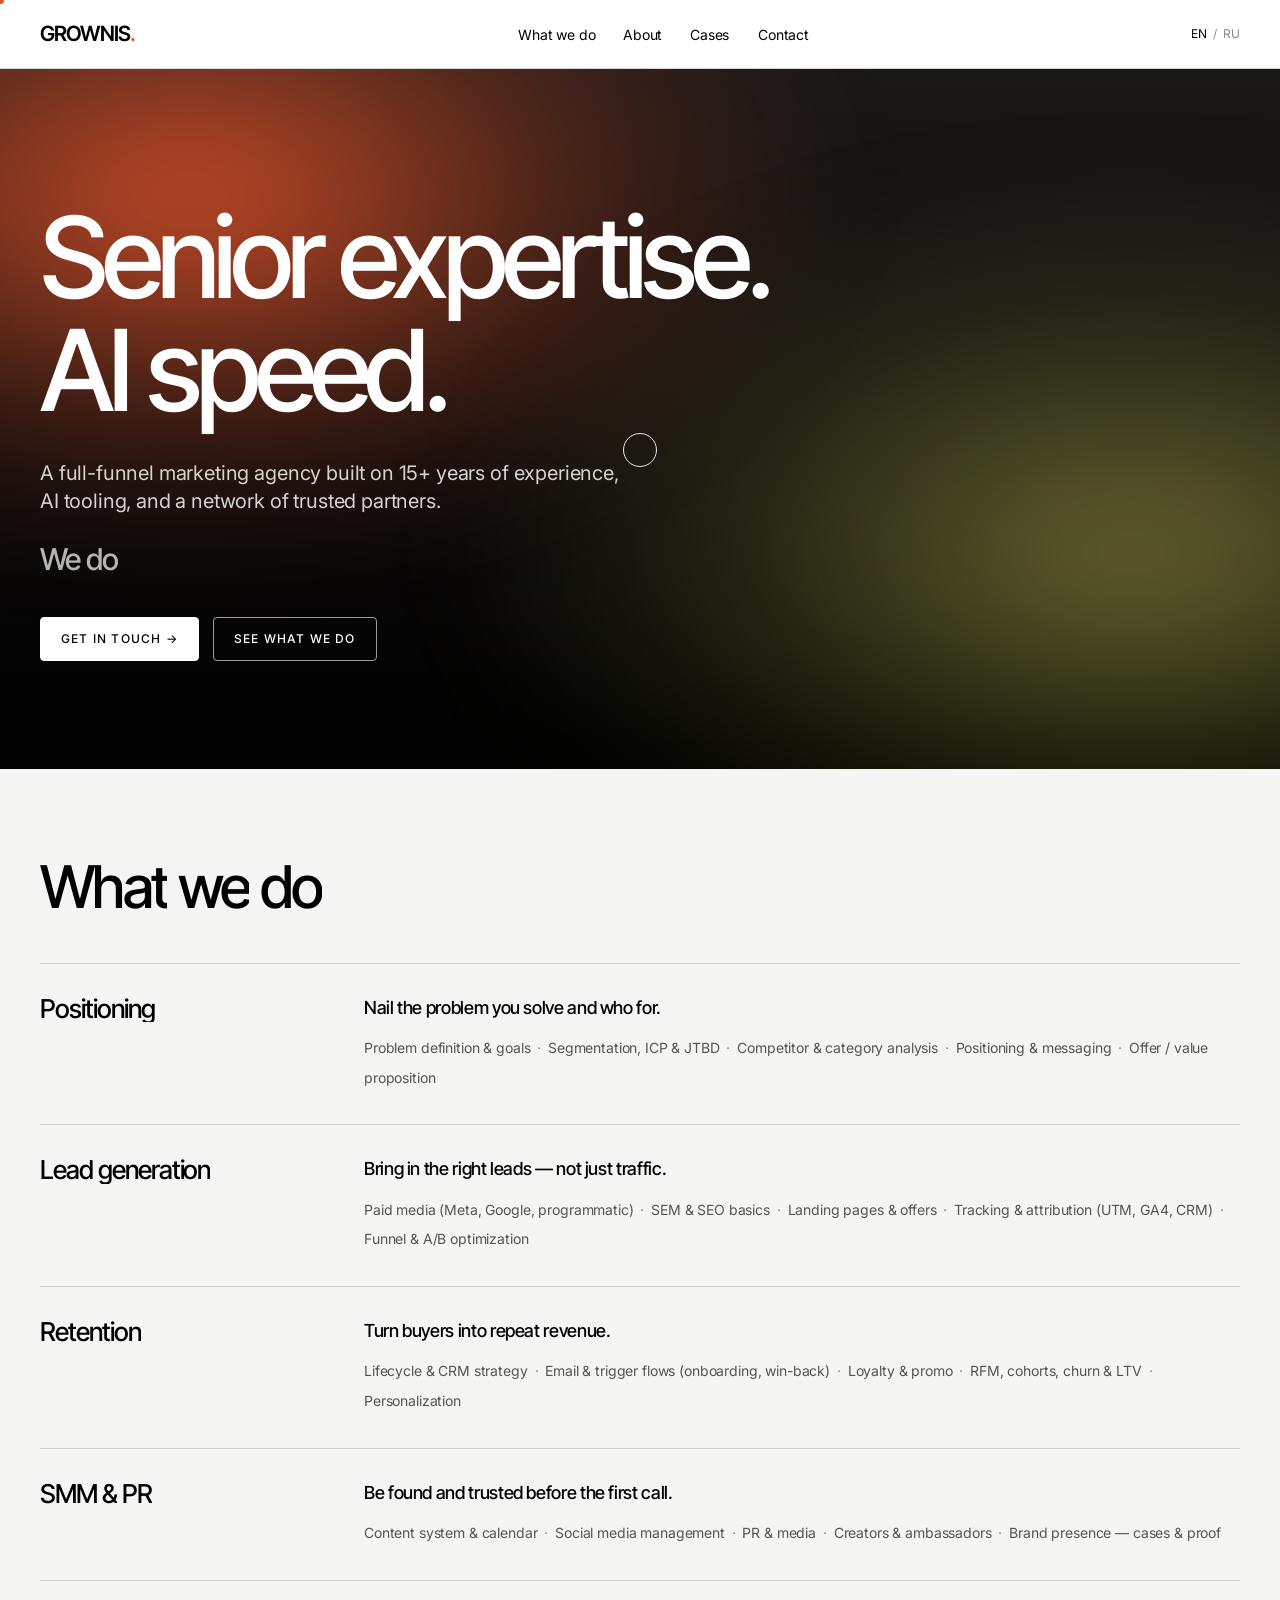
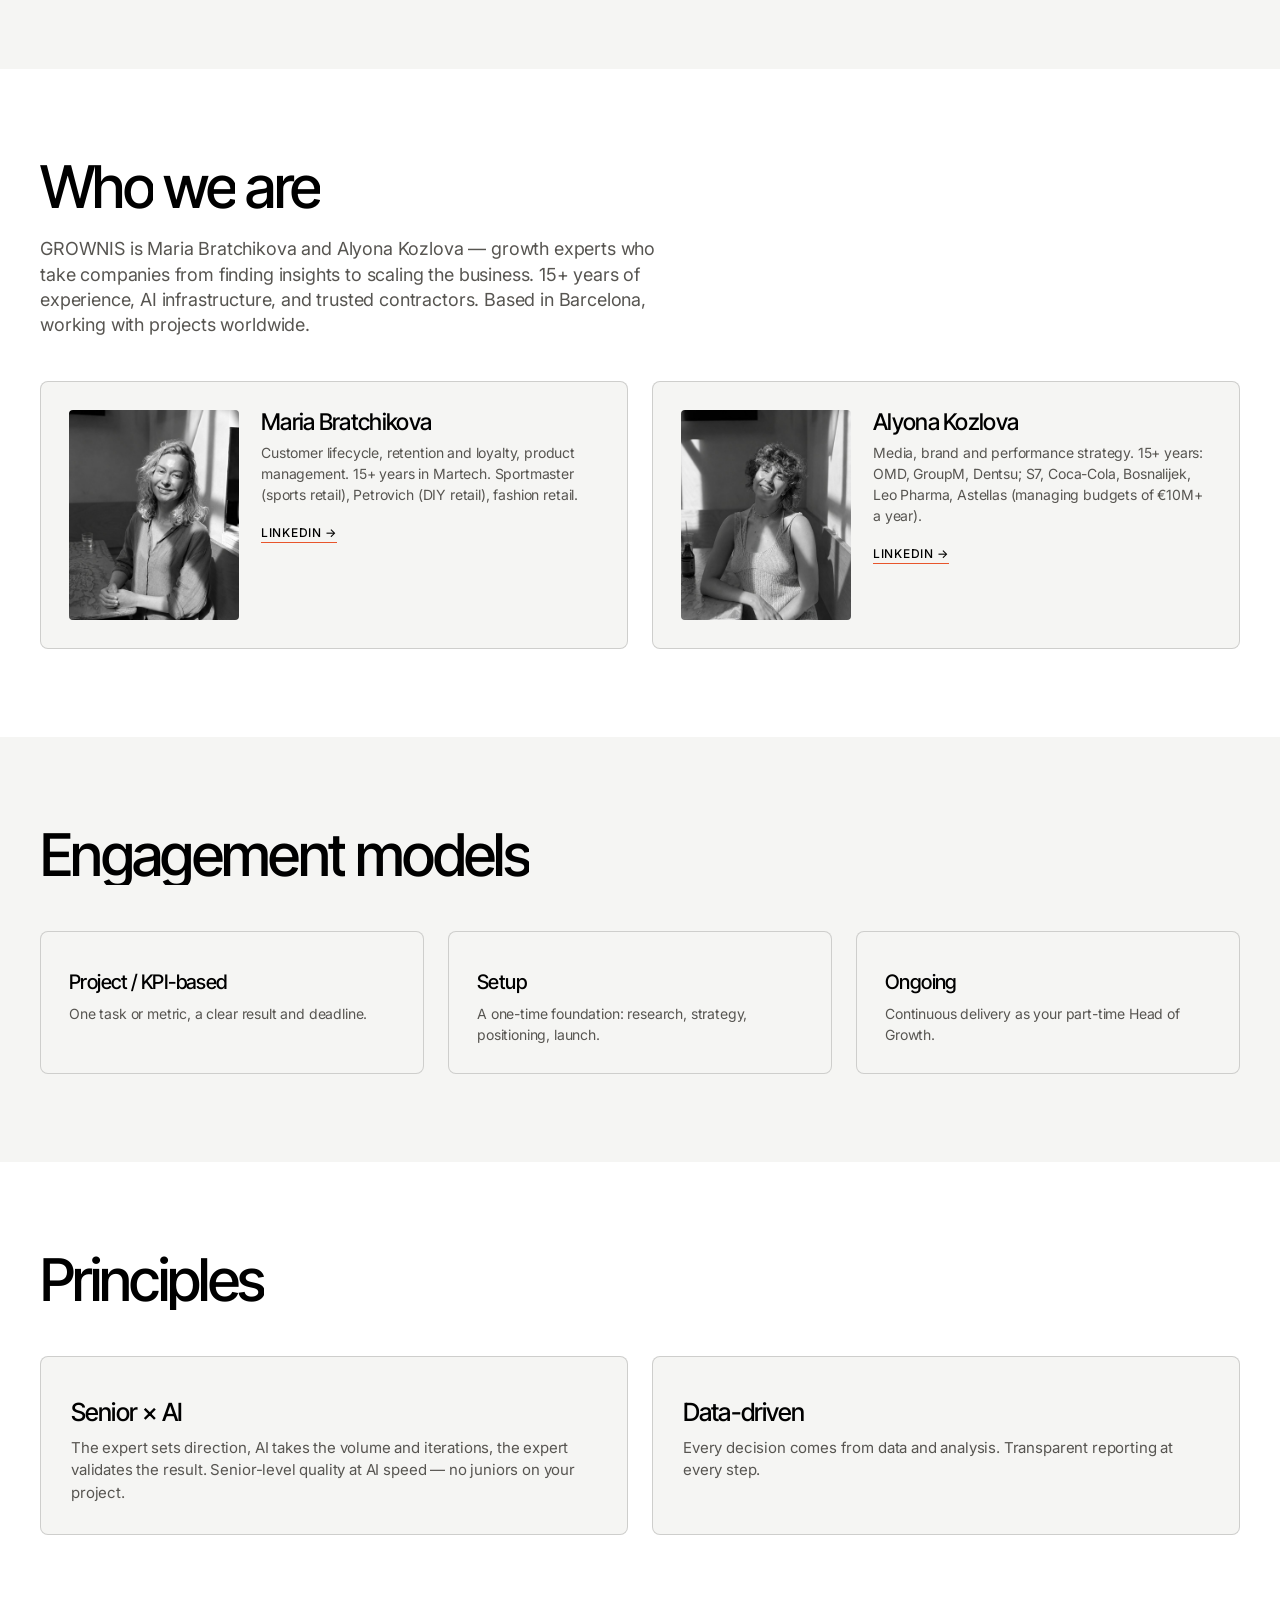
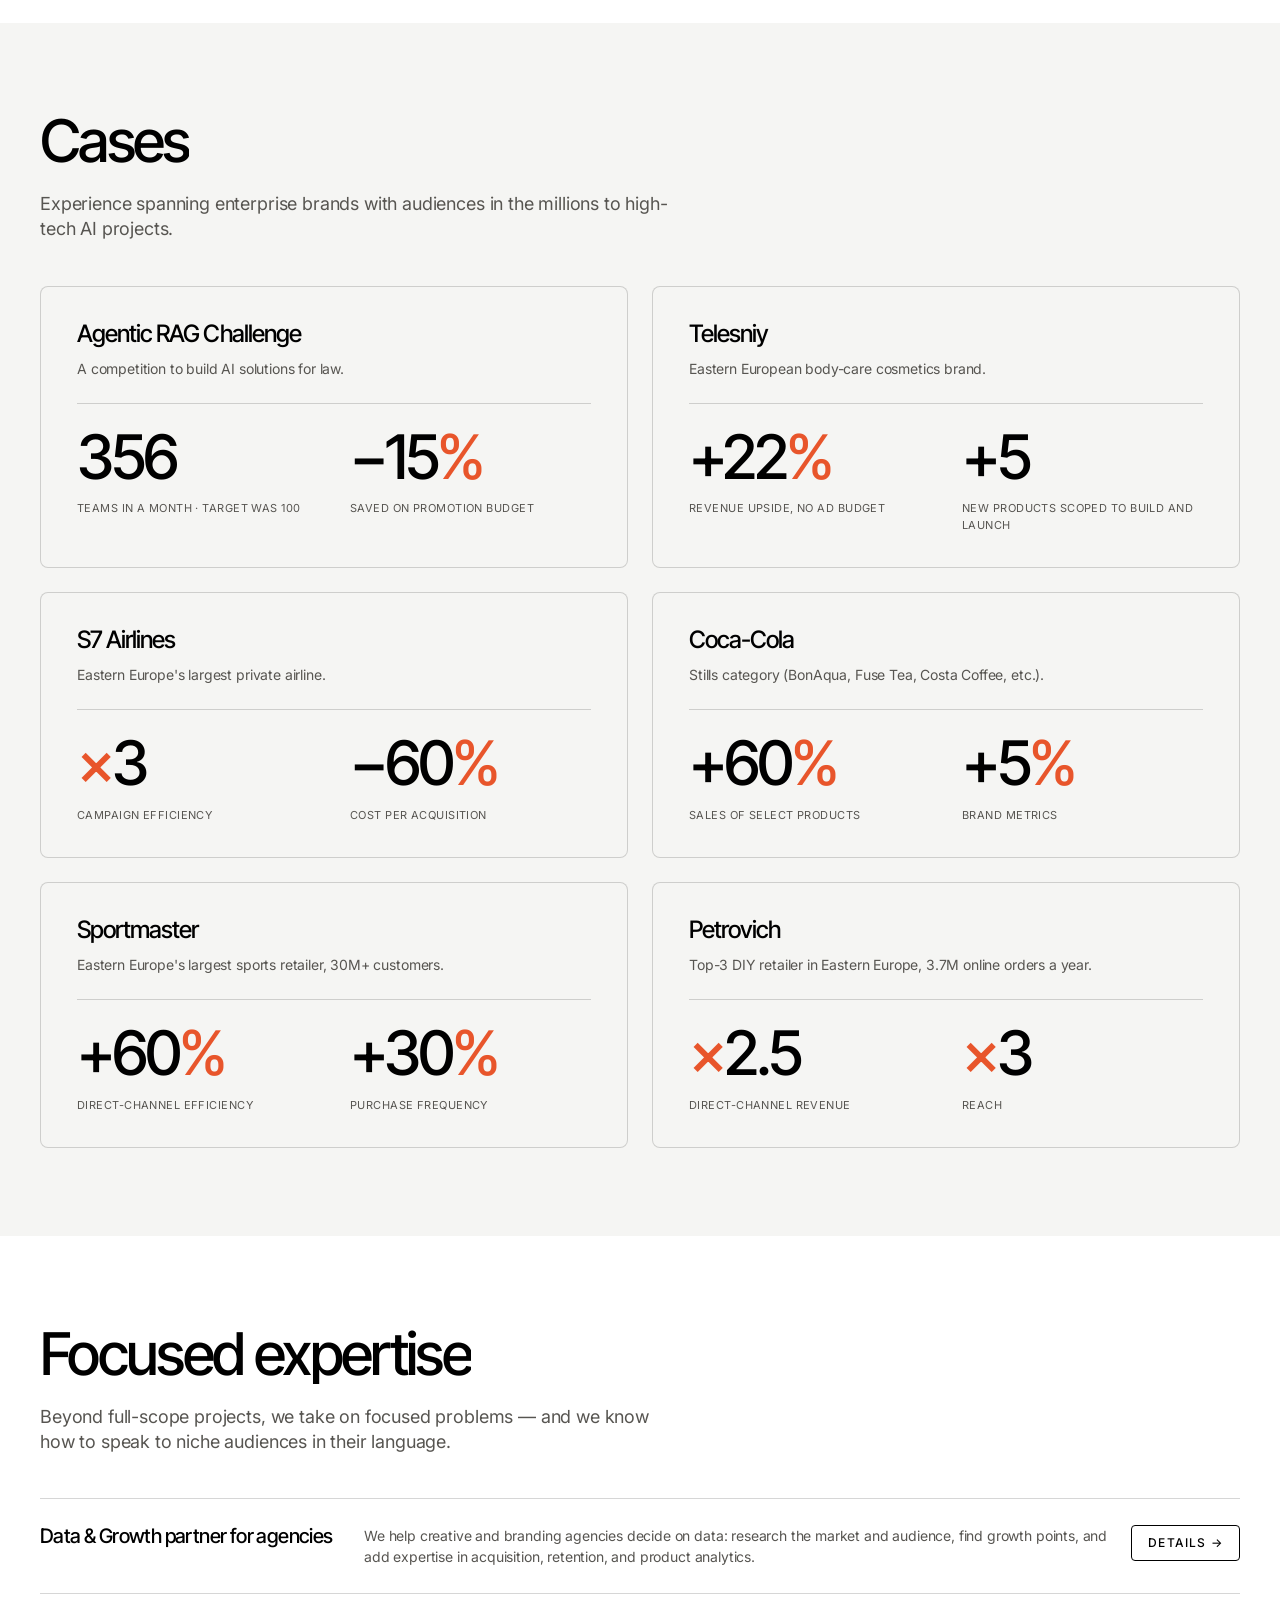
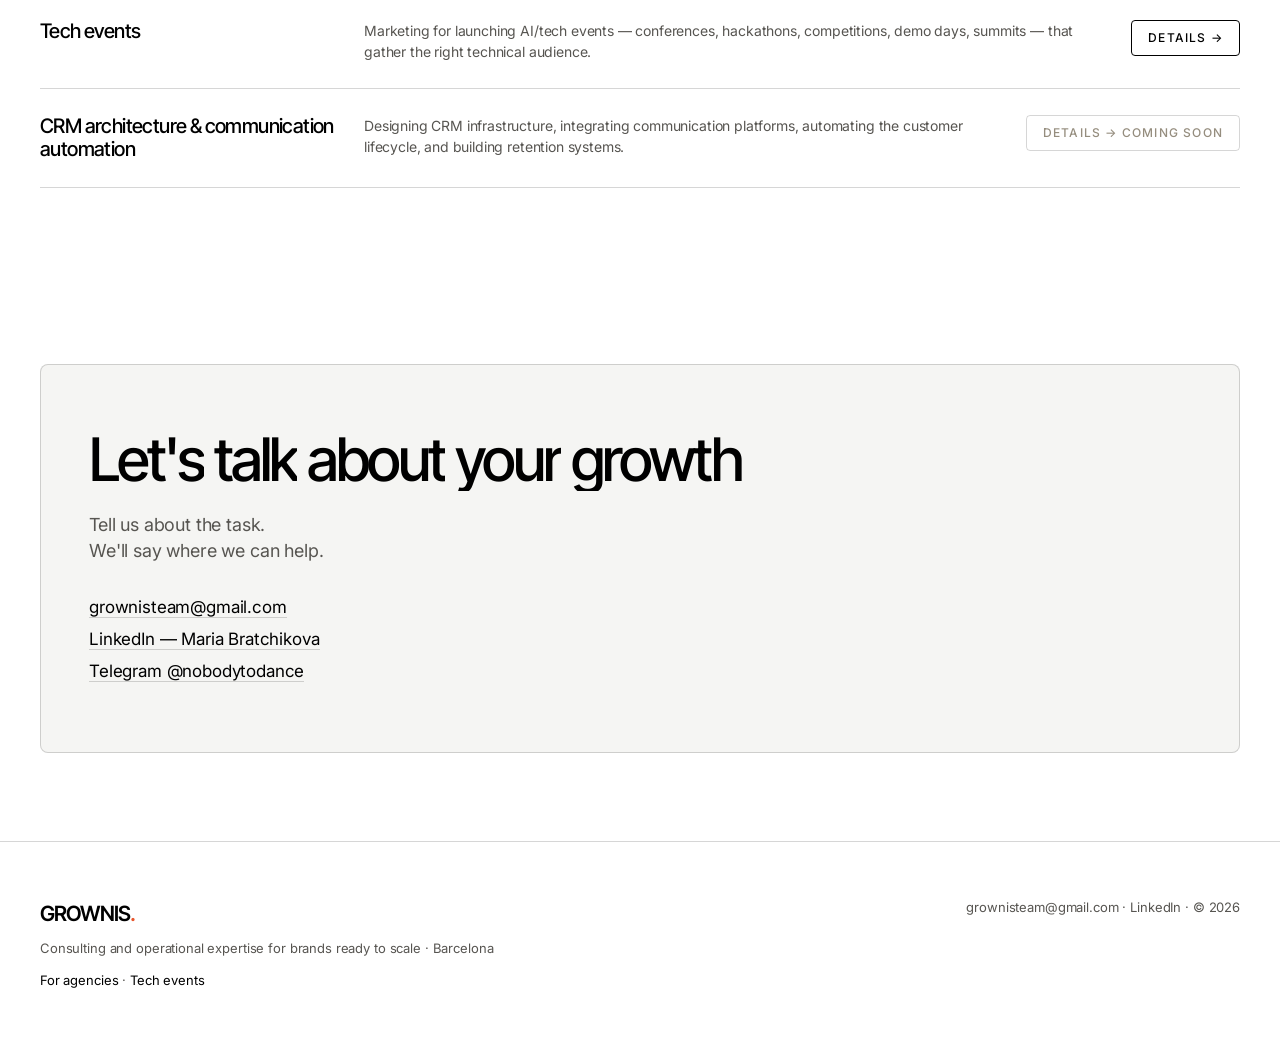
<file: index.html>
<!DOCTYPE html>
<html lang="en">
<head>
<meta charset="UTF-8">
<meta name="viewport" content="width=device-width, initial-scale=1.0">
<meta name="robots" content="index, follow, max-image-preview:large">
<meta name="geo.region" content="ES-CT">
<meta name="geo.placename" content="Barcelona">
<!-- Google Tag Manager -->
<script>(function(w,d,s,l,i){w[l]=w[l]||[];w[l].push({'gtm.start':
new Date().getTime(),event:'gtm.js'});var f=d.getElementsByTagName(s)[0],
j=d.createElement(s),dl=l!='dataLayer'?'&l='+l:'';j.async=true;j.src=
'https://www.googletagmanager.com/gtm.js?id='+i+dl;f.parentNode.insertBefore(j,f);
})(window,document,'script','dataLayer','GTM-59QNRNKP');</script>
<!-- End Google Tag Manager -->
<title>GROWNIS — Full-funnel marketing agency · Senior × AI</title>
<link rel="canonical" href="https://grownis.com/">
<link rel="alternate" hreflang="ru" href="https://grownis.com/ru/">
<link rel="alternate" hreflang="en" href="https://grownis.com/">
<link rel="alternate" hreflang="x-default" href="https://grownis.com/">
<meta name="description" content="A full-funnel marketing agency: from research to scaling. 15+ years of combined experience, AI tooling, and a network of trusted partners. Barcelona, projects worldwide.">
<meta property="og:type" content="website">
<meta property="og:site_name" content="GROWNIS">
<meta property="og:locale" content="en_US">
<meta property="og:locale:alternate" content="ru_RU">
<meta property="og:title" content="GROWNIS — Full-funnel marketing agency · Senior × AI">
<meta property="og:description" content="A full-funnel marketing agency: from research to scaling. 15+ years of combined experience, AI tooling, and a network of trusted partners.">
<meta property="og:url" content="https://grownis.com/">
<meta property="og:image" content="https://grownis.com/og-image.jpg">
<meta property="og:image:width" content="1200">
<meta property="og:image:height" content="630">
<meta name="twitter:card" content="summary_large_image">
<meta name="twitter:title" content="GROWNIS — Full-funnel marketing agency · Senior × AI">
<meta name="twitter:description" content="A full-funnel marketing agency: from research to scaling. 15+ years of combined experience, AI tooling, and a network of trusted partners.">
<meta name="twitter:image" content="https://grownis.com/og-image.jpg">
<link rel="icon" href="/favicon.ico" sizes="any">
<link rel="icon" type="image/png" sizes="32x32" href="/favicon-32x32.png">
<link rel="icon" type="image/png" sizes="16x16" href="/favicon-16x16.png">
<link rel="apple-touch-icon" href="/apple-touch-icon.png">
<link rel="stylesheet" href="/grownis.css">
<script type="application/ld+json">
{
  "@context": "https://schema.org",
  "@type": ["ProfessionalService", "Organization"],
  "@id": "https://grownis.com/#organization",
  "name": "GROWNIS",
  "url": "https://grownis.com/",
  "logo": "https://grownis.com/apple-touch-icon.png",
  "image": "https://grownis.com/og-image.jpg",
  "description": "A full-funnel marketing agency: from research to scaling. 15+ years of combined experience, AI tooling, and a network of trusted partners.",
  "email": "grownisteam@gmail.com",
  "address": {
    "@type": "PostalAddress",
    "addressLocality": "Barcelona",
    "addressCountry": "ES"
  },
  "areaServed": "Worldwide",
  "founder": [
    {
      "@type": "Person",
      "name": "Maria Bratchikova",
      "sameAs": "https://www.linkedin.com/in/maria-bratchikova/"
    },
    {
      "@type": "Person",
      "name": "Alyona Kozlova",
      "sameAs": "https://www.linkedin.com/in/alyona-kozlova-4a8a1a46/"
    }
  ],
  "sameAs": [
    "https://www.linkedin.com/company/grownis/",
    "https://t.me/nobodytodance"
  ],
  "hasOfferCatalog": {
    "@type": "OfferCatalog",
    "name": "GROWNIS Services",
    "itemListElement": [
      { "@type": "Offer", "itemOffered": { "@type": "Service", "name": "Positioning" } },
      { "@type": "Offer", "itemOffered": { "@type": "Service", "name": "Lead generation" } },
      { "@type": "Offer", "itemOffered": { "@type": "Service", "name": "Retention" } },
      { "@type": "Offer", "itemOffered": { "@type": "Service", "name": "SMM & PR" } }
    ]
  }
}
</script>
<script type="application/ld+json">
{
  "@context": "https://schema.org",
  "@type": "FAQPage",
  "mainEntity": [
    {"@type":"Question","name":"What does GROWNIS do?","acceptedAnswer":{"@type":"Answer","text":"GROWNIS is a full-funnel marketing agency that owns a client's growth funnel under a single point of accountability — from research and positioning to acquisition, content, data and retention, plus marketplaces."}},
    {"@type":"Question","name":"What is the Senior × AI model?","acceptedAnswer":{"@type":"Answer","text":"Senior experts set the direction, AI agents handle the volume and iterations, and the experts validate the result — senior-level quality at AI speed, with no juniors on client projects."}},
    {"@type":"Question","name":"Where is GROWNIS based?","acceptedAnswer":{"@type":"Answer","text":"GROWNIS is based in Barcelona, Spain, and works with projects worldwide."}},
    {"@type":"Question","name":"Who founded GROWNIS?","acceptedAnswer":{"@type":"Answer","text":"GROWNIS was founded by Maria Bratchikova and Alyona Kozlova, each with 15+ years of experience in marketing and growth."}}
  ]
}
</script>
</head>
<body>
<!-- Google Tag Manager (noscript) -->
<noscript><iframe src="https://www.googletagmanager.com/ns.html?id=GTM-59QNRNKP" height="0" width="0" style="display:none;visibility:hidden"></iframe></noscript>
<!-- End Google Tag Manager (noscript) -->

<!-- ===== NAV ===== -->
<header class="topbar">
  <div class="wrap">
    <a class="wordmark" href="#top">GROWNIS<span class="dot">.</span></a>
    <nav>
      <a href="#what-we-do">What we do</a>
      <a href="#about">About</a>
      <a href="#cases">Cases</a>
      <a href="#contact">Contact</a>
    </nav>
    <div class="topbar-right">
      <div class="lang" aria-label="Language"><span class="on">EN</span><span class="sep">/</span><a class="off" href="/ru/">RU</a></div>
      <a class="cta-icon" href="#contact" aria-label="Get in touch"><svg viewBox="0 0 24 24" fill="none" stroke="currentColor" stroke-width="2" stroke-linecap="round" stroke-linejoin="round" aria-hidden="true"><rect x="3" y="5" width="18" height="14" rx="2"></rect><path d="m3 7 9 6 9-6"></path></svg></a>
      <button class="burger" id="burger" aria-label="Menu" aria-expanded="false" aria-controls="mmenu"><span></span><span></span><span></span></button>
    </div>
  </div>
</header>

<!-- мобильное меню -->
<div class="mobile-menu" id="mmenu" aria-hidden="true">
  <nav>
    <a href="#what-we-do">What we do</a>
    <a href="#about">About</a>
    <a href="#cases">Cases</a>
    <a href="#contact">Contact</a>
  </nav>
  <div class="mm-lang"><span class="on">EN</span> / <a class="off" href="/ru/">RU</a></div>
</div>

<!-- ===== S1 · HERO ===== -->
<div class="hero" id="top">
  <div class="wrap">
    <h1>Senior expertise.<br><span class="accent">AI speed.</span></h1>
    <p class="lede">A full-funnel marketing agency built on 15+ years of experience, AI tooling, and a network of trusted partners.</p>
    <div class="hero-cta">
      <a class="btn btn-signal" href="#contact">Get in touch →</a>
      <a class="btn btn-ghost" href="#what-we-do">See what we do</a>
    </div>
  </div>
</div>

<!-- ===== S2 · WHAT WE DO ===== -->
<section id="what-we-do" class="section-card">
  <div class="wrap">
    <div class="sec-head">
      <h2>What we do</h2>
    </div>
    <div class="what-rows">
      <div class="row">
        <div class="t">Positioning</div>
        <div>
          <div class="sub">Nail the problem you solve and who for.</div>
          <div class="works"><span>Problem definition &amp; goals</span><span>Segmentation, ICP &amp; JTBD</span><span>Competitor &amp; category analysis</span><span>Positioning &amp; messaging</span><span>Offer / value proposition</span></div>
        </div>
      </div>
      <div class="row">
        <div class="t">Lead generation</div>
        <div>
          <div class="sub">Bring in the right leads — not just traffic.</div>
          <div class="works"><span>Paid media (Meta, Google, programmatic)</span><span>SEM &amp; SEO basics</span><span>Landing pages &amp; offers</span><span>Tracking &amp; attribution (UTM, GA4, CRM)</span><span>Funnel &amp; A/B optimization</span></div>
        </div>
      </div>
      <div class="row">
        <div class="t">Retention</div>
        <div>
          <div class="sub">Turn buyers into repeat revenue.</div>
          <div class="works"><span>Lifecycle &amp; CRM strategy</span><span>Email &amp; trigger flows (onboarding, win-back)</span><span>Loyalty &amp; promo</span><span>RFM, cohorts, churn &amp; LTV</span><span>Personalization</span></div>
        </div>
      </div>
      <div class="row">
        <div class="t">SMM &amp; PR</div>
        <div>
          <div class="sub">Be found and trusted before the first call.</div>
          <div class="works"><span>Content system &amp; calendar</span><span>Social media management</span><span>PR &amp; media</span><span>Creators &amp; ambassadors</span><span>Brand presence — cases &amp; proof</span></div>
        </div>
      </div>
    </div>
  </div>
</section>

<!-- ===== S3 · WHO WE ARE + TEAM ===== -->
<section id="about">
  <div class="wrap">
    <div class="sec-head">
      <h2>Who we are</h2>
      <p>GROWNIS is Maria Bratchikova and Alyona Kozlova — growth experts who take companies from finding insights to scaling the business. 15+ years of experience, AI infrastructure, and trusted contractors. Based in Barcelona, working with projects worldwide.</p>
    </div>
    <div class="team">
      <div class="member">
        <div class="ava" style="background-image:url('/maria.jpg')"></div>
        <div>
          <h3>Maria Bratchikova</h3>
          <div class="role">Customer lifecycle, retention and loyalty, product management. 15+ years in Martech. Sportmaster (sports retail), Petrovich (DIY retail), fashion retail.</div>
          <a href="https://www.linkedin.com/in/maria-bratchikova/" target="_blank" rel="noopener">LinkedIn →</a>
        </div>
      </div>
      <div class="member">
        <div class="ava" style="background-image:url('/alena.jpg')"></div>
        <div>
          <h3>Alyona Kozlova</h3>
          <div class="role">Media, brand and performance strategy. 15+ years: OMD, GroupM, Dentsu; S7, Coca-Cola, Bosnalijek, Leo Pharma, Astellas (managing budgets of €10M+ a year).</div>
          <a href="https://www.linkedin.com/in/alyona-kozlova-4a8a1a46/" target="_blank" rel="noopener">LinkedIn →</a>
        </div>
      </div>
    </div>
  </div>
</section>

<!-- ===== S4 · ENGAGEMENT MODELS ===== -->
<section class="section-card">
  <div class="wrap">
    <div class="sec-head"><h2>Engagement models</h2></div>
    <div class="grid-3">
      <div class="fcard"><div class="n">/ 01</div><h3>Project / KPI-based</h3><p>One task or metric, a clear result and deadline.</p></div>
      <div class="fcard"><div class="n">/ 02</div><h3>Setup</h3><p>A one-time foundation: research, strategy, positioning, launch.</p></div>
      <div class="fcard"><div class="n">/ 03</div><h3>Ongoing</h3><p>Continuous delivery as your part-time Head of Growth.</p></div>
    </div>
  </div>
</section>

<!-- ===== S5 · PRINCIPLES ===== -->
<section id="how">
  <div class="wrap">
    <div class="sec-head"><h2>Principles</h2></div>
    <div class="principles">
      <div class="principle"><div class="k">/ 01</div><h3>Senior × AI</h3><p>The expert sets direction, AI takes the volume and iterations, the expert validates the result. Senior-level quality at AI speed — no juniors on your project.</p></div>
      <div class="principle"><div class="k">/ 02</div><h3>Data-driven</h3><p>Every decision comes from data and analysis. Transparent reporting at every step.</p></div>
    </div>
  </div>
</section>

<!-- ===== S6 · CASES / BRANDS & RESULTS ===== -->
<section id="cases" class="section-card">
  <div class="wrap">
    <div class="sec-head">
      <h2>Cases</h2>
      <p>Experience spanning enterprise brands with audiences in the millions to high-tech AI projects.</p>
    </div>
    <div class="case-grid">
      <div class="case">
        <div class="case-top"><div class="case-co">Agentic RAG Challenge</div></div>
        <div class="case-who">A competition to build AI solutions for law.</div>
        <div class="case-metrics">
          <div class="metric"><div class="big">356</div><div class="cap">Teams in a month · target was 100</div></div>
          <div class="metric"><div class="big">−15<span class="u">%</span></div><div class="cap">Saved on promotion budget</div></div>
        </div>
      </div>
      <div class="case">
        <div class="case-top"><div class="case-co">Telesniy</div></div>
        <div class="case-who">Eastern European body-care cosmetics brand.</div>
        <div class="case-metrics">
          <div class="metric"><div class="big">+22<span class="u">%</span></div><div class="cap">Revenue upside, no ad budget</div></div>
          <div class="metric"><div class="big">+5</div><div class="cap">New products scoped to build and launch</div></div>
        </div>
      </div>
      <div class="case">
        <div class="case-top"><div class="case-co">S7 Airlines</div></div>
        <div class="case-who">Eastern Europe's largest private airline.</div>
        <div class="case-metrics">
          <div class="metric"><div class="big"><span class="u">×</span>3</div><div class="cap">Campaign efficiency</div></div>
          <div class="metric"><div class="big">−60<span class="u">%</span></div><div class="cap">Cost per acquisition</div></div>
        </div>
      </div>
      <div class="case">
        <div class="case-top"><div class="case-co">Coca-Cola</div></div>
        <div class="case-who">Stills category (BonAqua, Fuse Tea, Costa Coffee, etc.).</div>
        <div class="case-metrics">
          <div class="metric"><div class="big">+60<span class="u">%</span></div><div class="cap">Sales of select products</div></div>
          <div class="metric"><div class="big">+5<span class="u">%</span></div><div class="cap">Brand metrics</div></div>
        </div>
      </div>
      <div class="case">
        <div class="case-top"><div class="case-co">Sportmaster</div></div>
        <div class="case-who">Eastern Europe's largest sports retailer, 30M+ customers.</div>
        <div class="case-metrics">
          <div class="metric"><div class="big">+60<span class="u">%</span></div><div class="cap">Direct-channel efficiency</div></div>
          <div class="metric"><div class="big">+30<span class="u">%</span></div><div class="cap">Purchase frequency</div></div>
        </div>
      </div>
      <div class="case">
        <div class="case-top"><div class="case-co">Petrovich</div></div>
        <div class="case-who">Top-3 DIY retailer in Eastern Europe, 3.7M online orders a year.</div>
        <div class="case-metrics">
          <div class="metric"><div class="big"><span class="u">×</span>2.5</div><div class="cap">Direct-channel revenue</div></div>
          <div class="metric"><div class="big"><span class="u">×</span>3</div><div class="cap">Reach</div></div>
        </div>
      </div>
    </div>
  </div>
</section>

<!-- ===== S7 · FOCUSED EXPERTISE ===== -->
<section id="expertise">
  <div class="wrap">
    <div class="sec-head">
      <h2>Focused expertise</h2>
      <p>Beyond full-scope projects, we take on focused problems — and we know how to speak to niche audiences in their language.</p>
    </div>
    <div class="exp-list">
      <div class="exp-item">
        <div class="k">/ 01</div>
        <h3>Data &amp; Growth partner for agencies</h3>
        <p>We help creative and branding agencies decide on data: research the market and audience, find growth points, and add expertise in acquisition, retention, and product analytics.</p>
        <a class="soon" href="/data-growth-agencies/" style="text-decoration:none">Details →</a>
      </div>
      <div class="exp-item">
        <div class="k">/ 02</div>
        <h3>Tech events</h3>
        <p>Marketing for launching AI/tech events — conferences, hackathons, competitions, demo days, summits — that gather the right technical audience.</p>
        <a class="soon" href="/tech-ai-events/" style="text-decoration:none">Details →</a>
      </div>
      <div class="exp-item">
        <div class="k">/ 03</div>
        <h3>CRM architecture &amp; communication automation</h3>
        <p>Designing CRM infrastructure, integrating communication platforms, automating the customer lifecycle, and building retention systems.</p>
        <span class="soon">Details → coming soon</span>
      </div>
    </div>
  </div>
</section>

<!-- ===== S8 · CONTACT ===== -->
<section id="contact">
  <div class="wrap">
    <div class="cta">
      <h2>Let's talk about your growth</h2>
      <p>Tell us about the task.<br>We'll say where we can help.</p>
      <p class="contact-lines">
        <a href="mailto:grownisteam@gmail.com">grownisteam@gmail.com</a><br>
        <a href="https://www.linkedin.com/in/maria-bratchikova/" target="_blank" rel="noopener">LinkedIn — Maria Bratchikova</a><br>
        <a href="https://t.me/nobodytodance" target="_blank" rel="noopener">Telegram @nobodytodance</a>
      </p>
    </div>
  </div>
</section>

<!-- ===== FOOTER ===== -->
<footer class="foot">
  <div class="wrap">
    <div>
      <span class="wordmark">GROWNIS<span class="dot">.</span></span>
      <p style="margin-top:10px">Consulting and operational expertise for brands ready to scale · Barcelona</p>
      <p class="foot-links"><a href="/data-growth-agencies/">For agencies</a> · <a href="/tech-ai-events/">Tech events</a></p>
    </div>
    <p>grownisteam@gmail.com · <a href="https://www.linkedin.com/company/grownis/" target="_blank" rel="noopener">LinkedIn</a> · © 2026</p>
  </div>
</footer>

<script>
(function(){
  var b=document.getElementById('burger'), m=document.getElementById('mmenu');
  if(!b||!m) return;
  function set(open){
    b.classList.toggle('open',open);
    m.classList.toggle('open',open);
    b.setAttribute('aria-expanded',open);
    m.setAttribute('aria-hidden',!open);
    document.body.style.overflow=open?'hidden':'';
  }
  b.addEventListener('click',function(){set(!m.classList.contains('open'));});
  m.querySelectorAll('a').forEach(function(a){a.addEventListener('click',function(){set(false);});});
})();
</script>
<script>
/* GROWNIS v3.1 motion: reveal + word-slide + rotator + clip-wipe + draw-line + magnetic + cursor */
(function(){
  var RM = window.matchMedia('(prefers-reduced-motion: reduce)').matches;
  var FINE = window.matchMedia('(pointer:fine)').matches;
  document.documentElement.classList.add('js');
  function esc(s){return s.replace(/&/g,'&amp;').replace(/</g,'&lt;').replace(/>/g,'&gt;');}

  /* hero rotator — смена ключевых слов */
  (function(){
    var lede=document.querySelector('.hero .lede'); if(!lede) return;
    var ru=(document.documentElement.lang==='ru');
    var stat=ru?'Делаем':'We do';
    var words=ru?['Позиционирование','Привлечение','Удержание','SMM & PR']
                :['Positioning','Lead generation','Retention','SMM & PR'];
    var box=document.createElement('div'); box.className='hero-rotator';
    box.innerHTML='<span class="rot-static"></span> <span class="rot-word"></span>';
    box.querySelector('.rot-static').textContent=stat;
    var w=box.querySelector('.rot-word'); w.textContent=words[0];
    lede.insertAdjacentElement('afterend',box);
    if(!RM){ var i=0; setInterval(function(){ w.classList.add('swap');
      setTimeout(function(){ i=(i+1)%words.length; w.textContent=words[i]; w.classList.remove('swap'); },500);
    },2600); }
  })();

  if(RM){ return; }

  /* word-split для заголовков + What we do */
  document.querySelectorAll('.sec-head h2, .cta h2, .what-rows .t').forEach(function(el){
    var parts=el.textContent.trim().split(/\s+/);
    el.innerHTML=parts.map(function(wd,i){return '<span class="w"><span style="transition-delay:'+(i*80)+'ms">'+esc(wd)+'</span></span>';}).join(' ');
    el.classList.add('sw');
  });

  /* классы скрытия для reveal / clip */
  var revSel='.hero h1, .hero .lede, .hero .hero-cta, .hero-rotator, .sec-head p, .what-rows .row > div, .case, .member, .fcard, .principle, .exp-item, .metric-cards .mc, .svc, .pain, .quote-accent, .quote-band, .capstone, .facts, .steplist .row, .svc-flow .row, .svc-rows .row, .cta .contact-lines';
  [].forEach.call(document.querySelectorAll(revSel),function(el){el.classList.add('reveal');});
  void document.documentElement.offsetHeight;

  function show(el,d){ if(d) el.style.transitionDelay=d+'ms'; el.classList.add('in'); }
  var obsSel='.reveal, .sw';
  var io=new IntersectionObserver(function(es){
    es.forEach(function(e){ if(e.isIntersecting){ show(e.target,0); io.unobserve(e.target); } });
  },{threshold:.14, rootMargin:'0px 0px -10% 0px'});
  var vh=window.innerHeight||800, n=0;
  [].forEach.call(document.querySelectorAll(obsSel),function(el){
    var top=el.getBoundingClientRect().top;
    if(top < vh*0.92){ (function(el,d){ setTimeout(function(){ show(el,0); }, d); })(el, 90+(n++)*70); }
    else io.observe(el);
  });

  /* магнитные ссылки/кнопки */
  if(FINE){
    [].forEach.call(document.querySelectorAll('.topbar nav a, .cta .contact-lines a'),function(el){
      el.classList.add('mag');
      el.addEventListener('mousemove',function(e){var r=el.getBoundingClientRect();
        el.style.transform='translate('+(e.clientX-(r.left+r.width/2))*0.25+'px,'+(e.clientY-(r.top+r.height/2))*0.35+'px)';});
      el.addEventListener('mouseleave',function(){el.style.transform='';});
    });
  }

  /* кастомный курсор */
  if(FINE){
    var dot=document.createElement('div'); dot.className='cur-dot';
    var ring=document.createElement('div'); ring.className='cur-ring';
    document.body.appendChild(dot); document.body.appendChild(ring);
    document.documentElement.classList.add('has-cursor');
    var mx=innerWidth/2,my=innerHeight/2,rx=mx,ry=my,vis=false;
    addEventListener('mousemove',function(e){ mx=e.clientX;my=e.clientY;
      dot.style.transform='translate('+mx+'px,'+my+'px)';
      if(!vis){vis=true;dot.style.opacity=1;ring.style.opacity=1;} });
    addEventListener('mouseout',function(e){ if(!e.relatedTarget){dot.style.opacity=0;ring.style.opacity=0;vis=false;} });
    (function loop(){ rx+=(mx-rx)*.18; ry+=(my-ry)*.18; ring.style.transform='translate('+rx+'px,'+ry+'px)'; requestAnimationFrame(loop); })();
    [].forEach.call(document.querySelectorAll('a,button,.btn,.case,.exp-item,.member,.fcard,.what-rows .row,summary'),function(el){
      el.addEventListener('mouseenter',function(){ring.classList.add('big')});
      el.addEventListener('mouseleave',function(){ring.classList.remove('big')});
    });
  }
})();
</script>
</body>
</html>
</file>
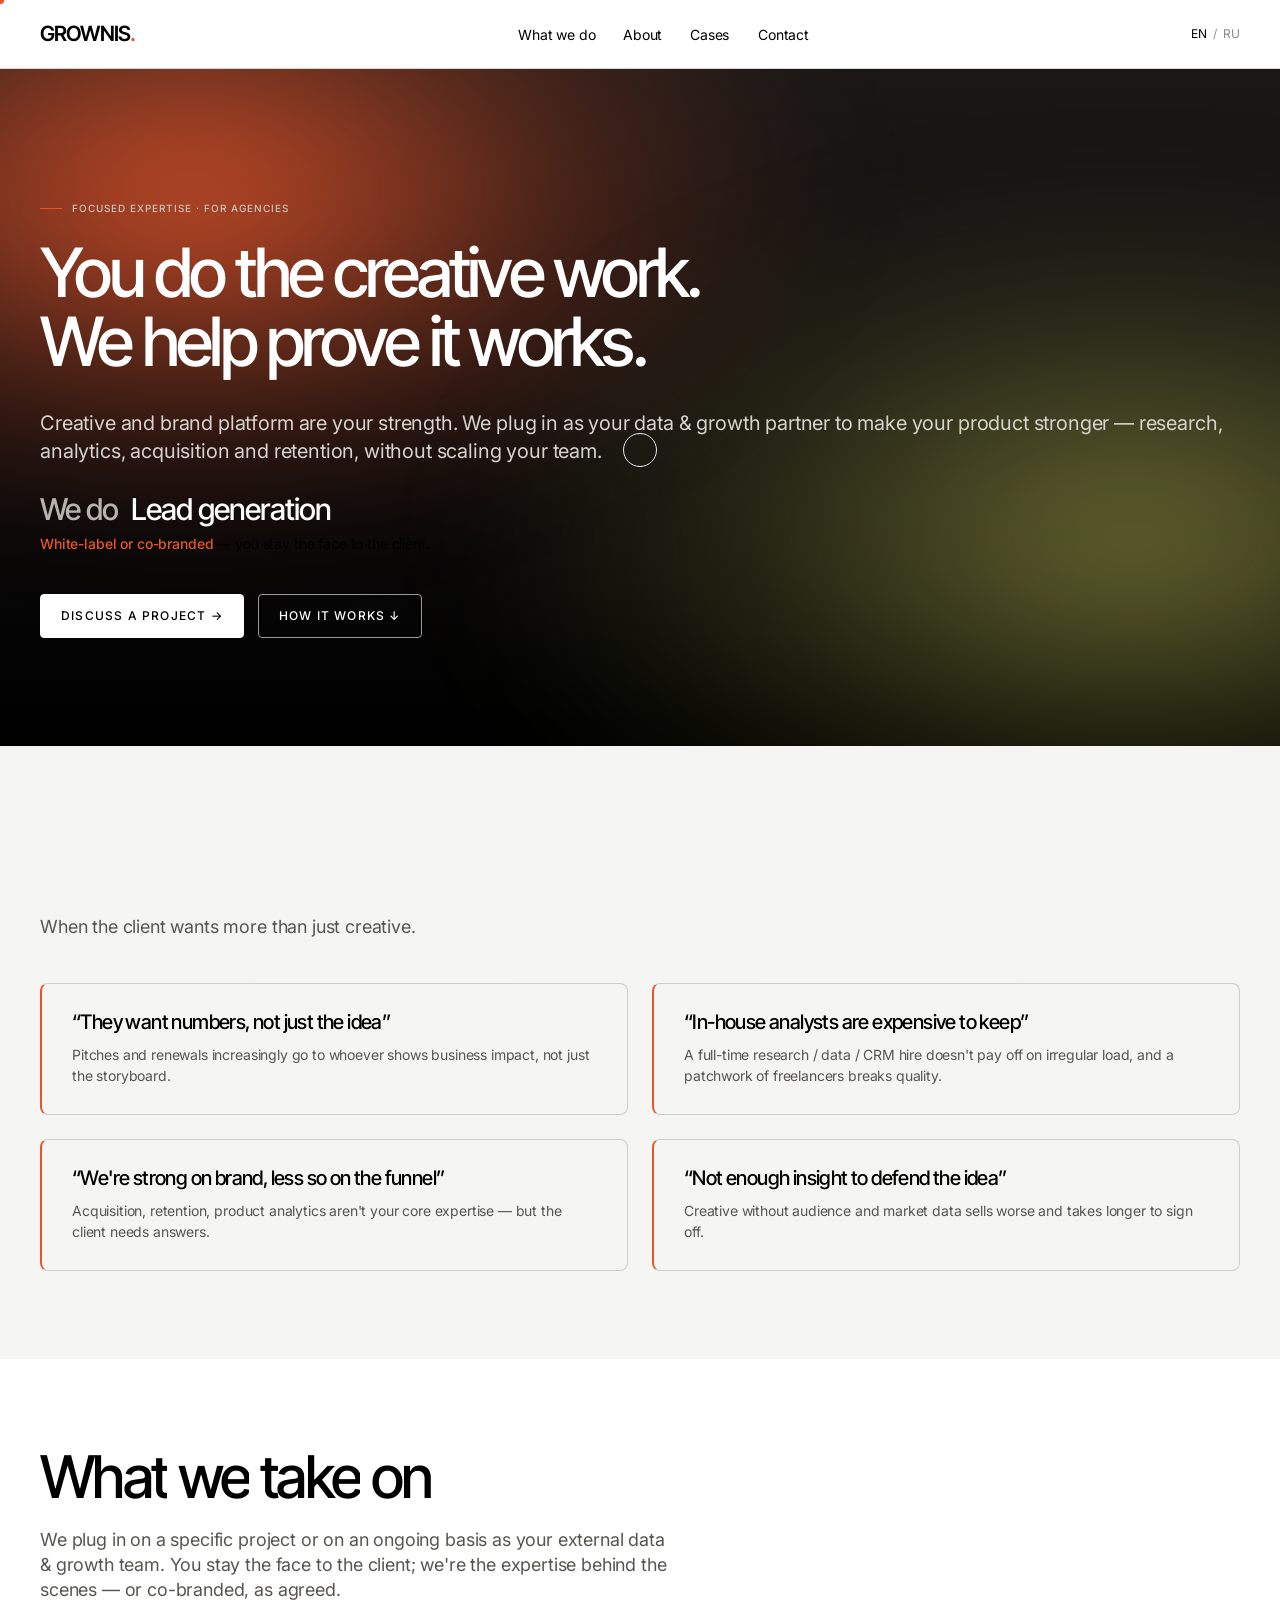
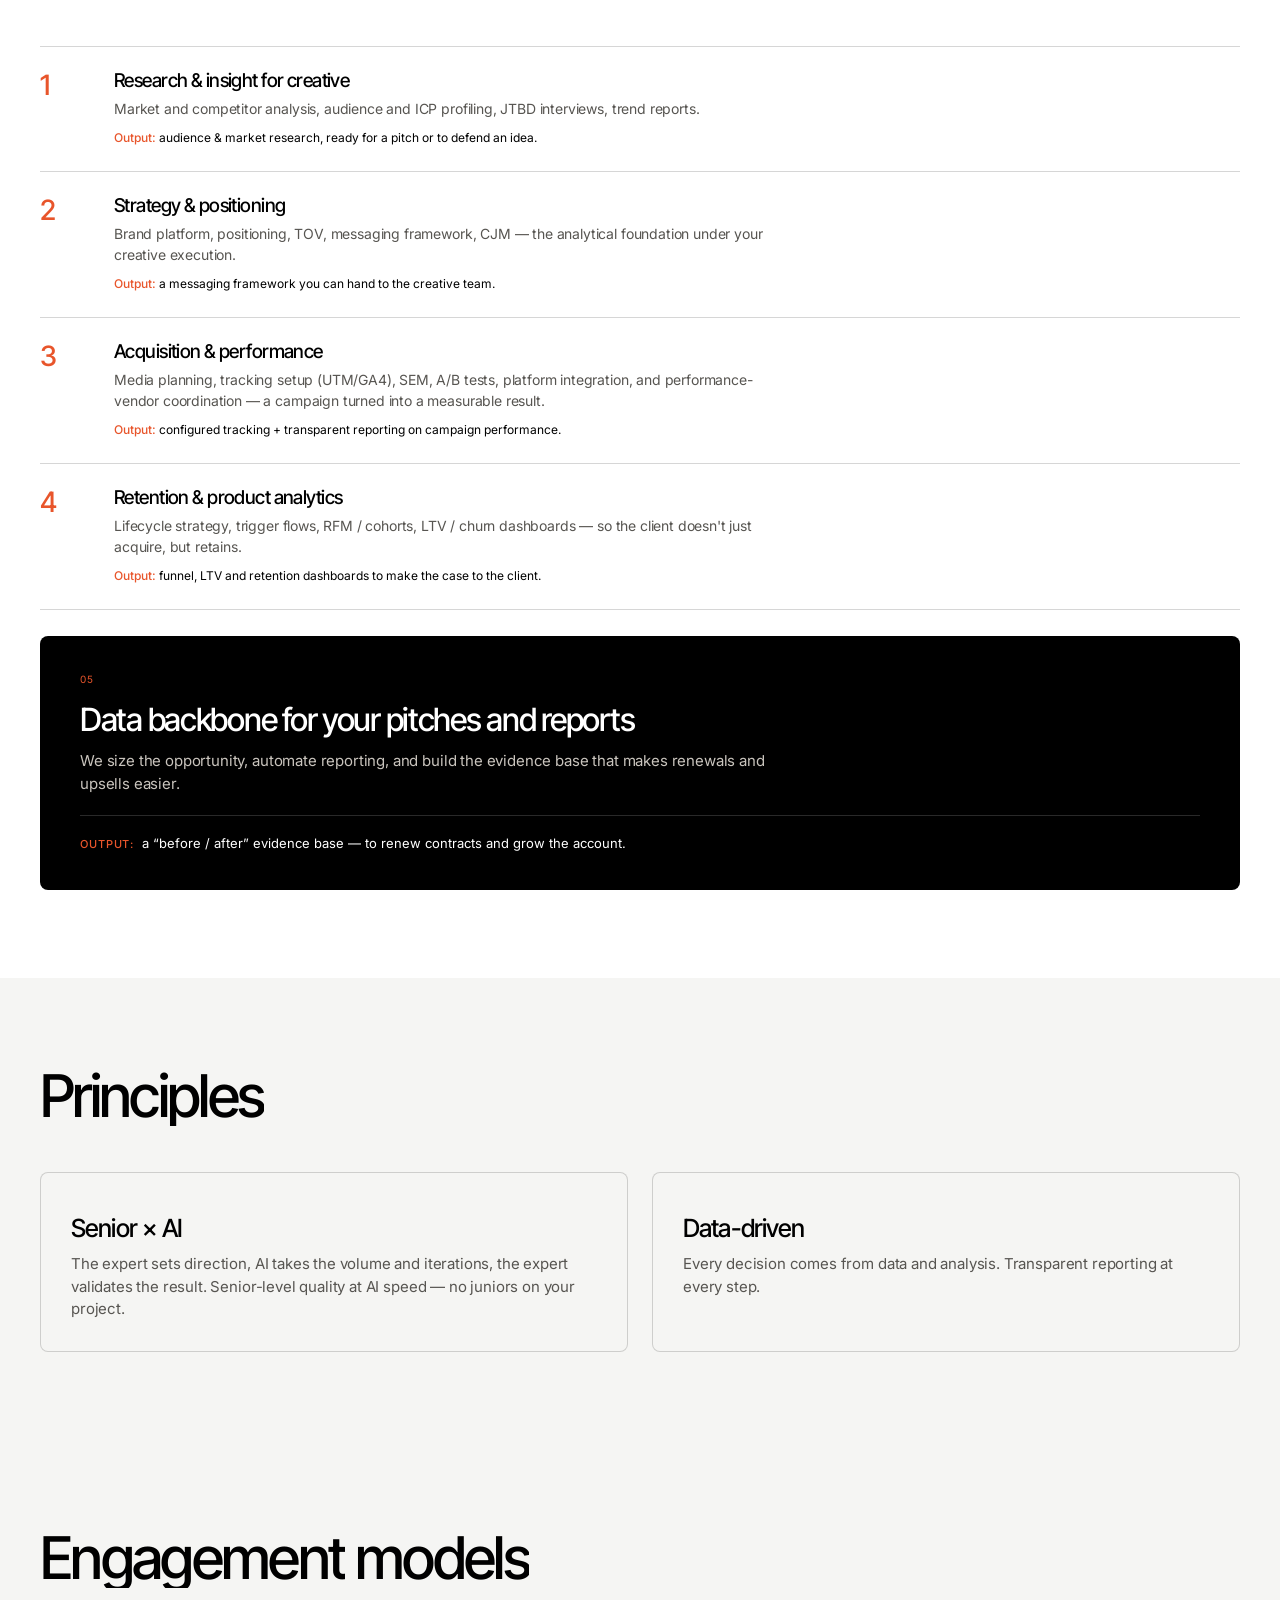
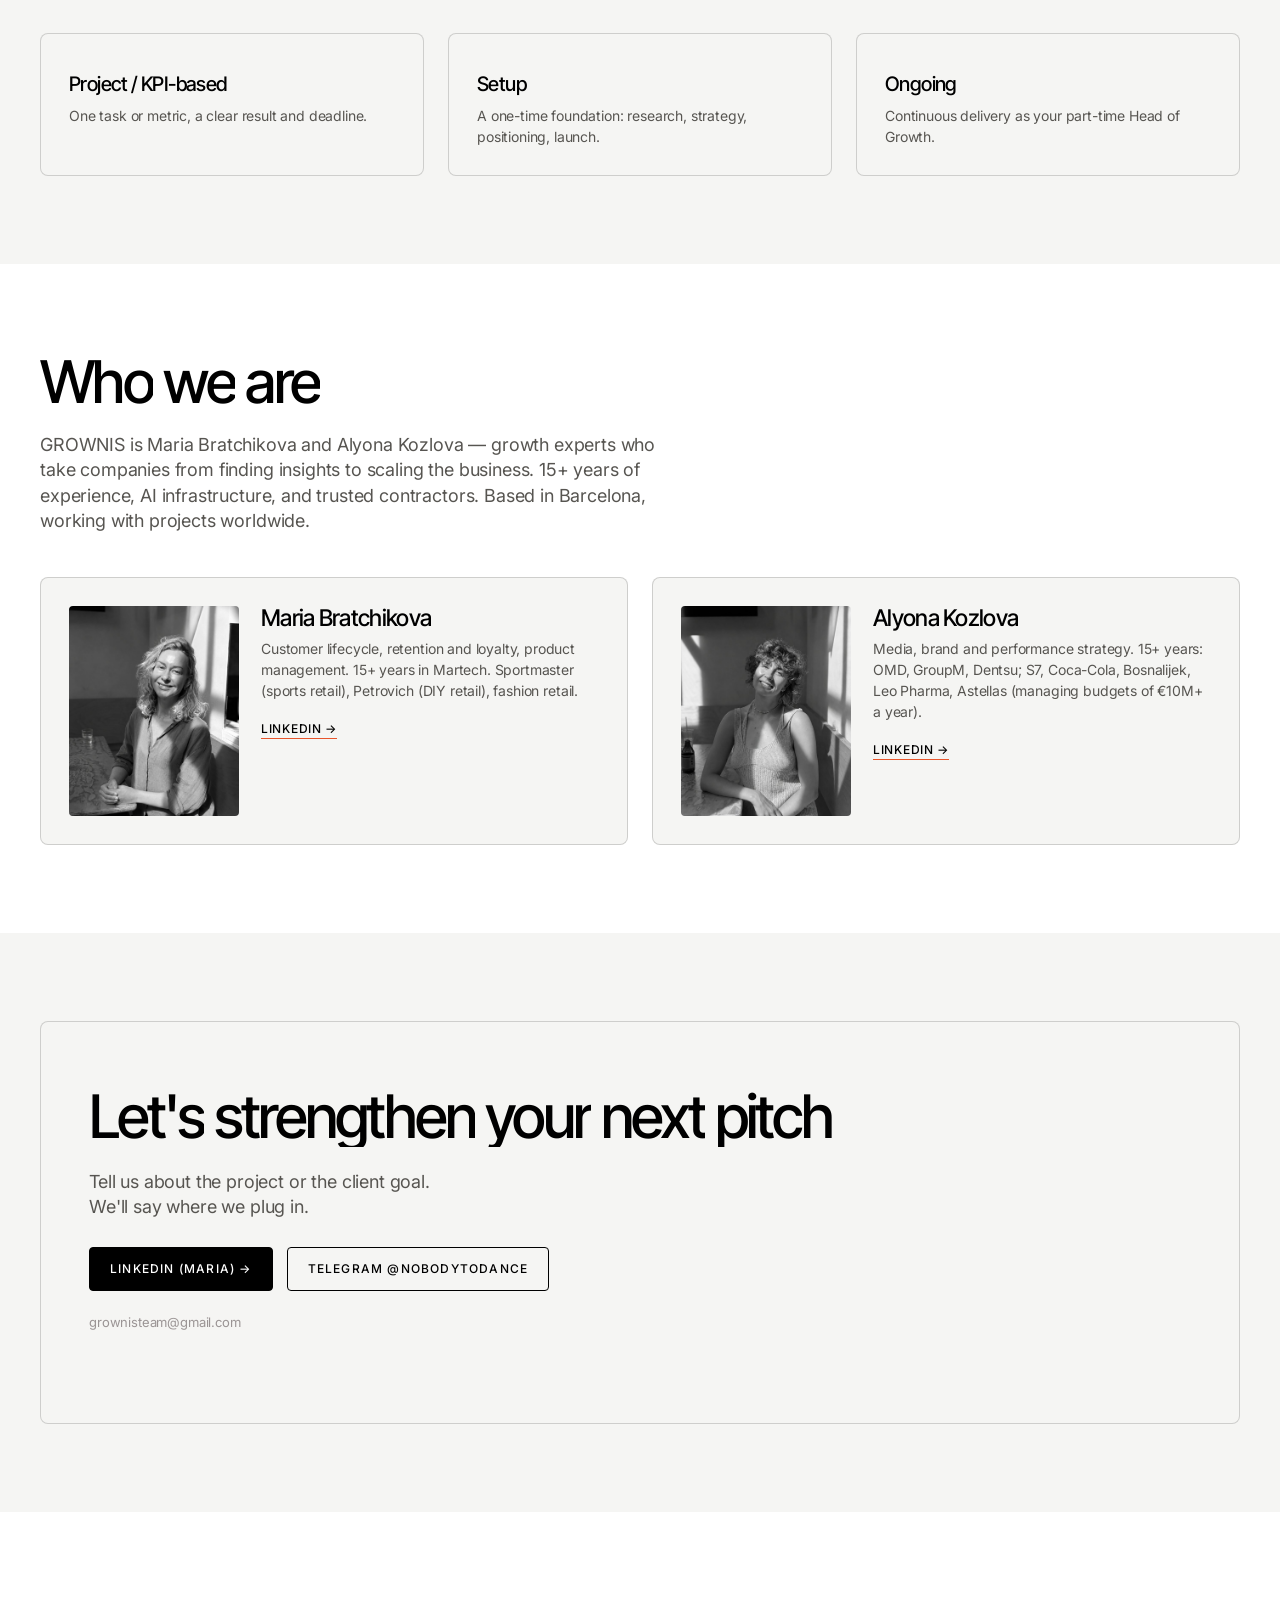
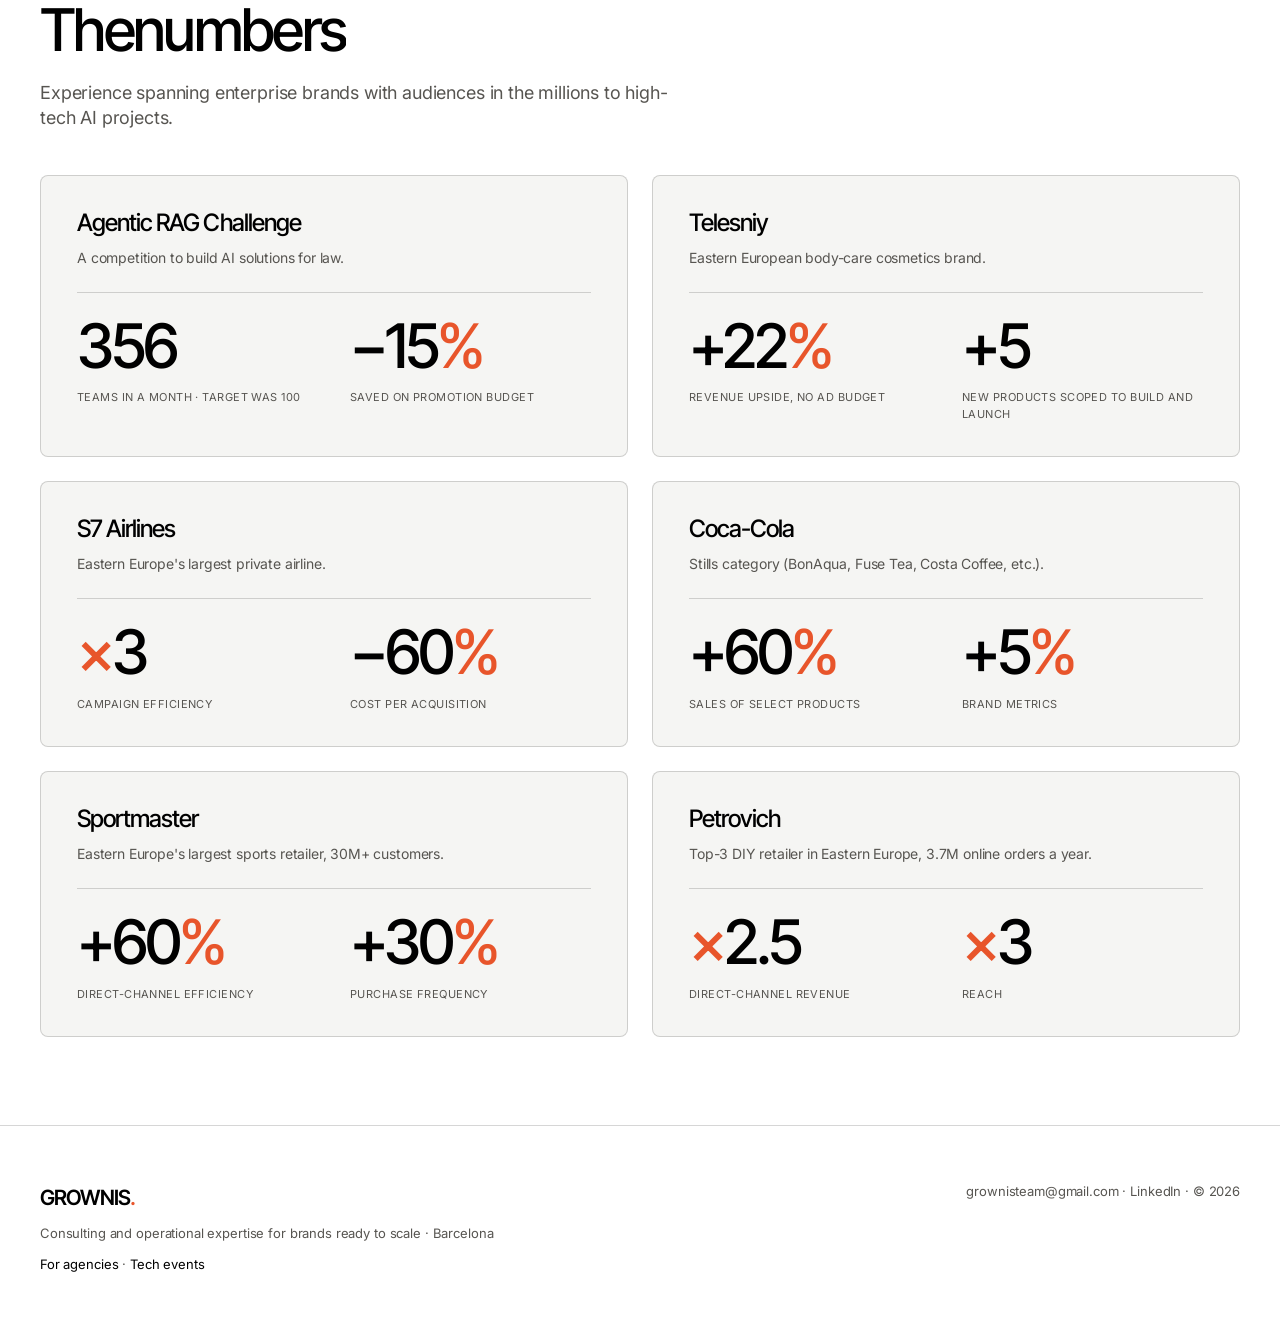
<file: data-growth-agencies/index.html>
<!DOCTYPE html>
<html lang="en">
<head>
<meta charset="UTF-8">
<meta name="viewport" content="width=device-width, initial-scale=1.0">
<meta name="robots" content="index, follow, max-image-preview:large">
<!-- Google Tag Manager -->
<script>(function(w,d,s,l,i){w[l]=w[l]||[];w[l].push({'gtm.start':
new Date().getTime(),event:'gtm.js'});var f=d.getElementsByTagName(s)[0],
j=d.createElement(s),dl=l!='dataLayer'?'&l='+l:'';j.async=true;j.src=
'https://www.googletagmanager.com/gtm.js?id='+i+dl;f.parentNode.insertBefore(j,f);
})(window,document,'script','dataLayer','GTM-59QNRNKP');</script>
<!-- End Google Tag Manager -->
<title>Data &amp; Growth Partner for Agencies — GROWNIS</title>
<meta name="description" content="We strengthen creative and branding agency projects with data &amp; growth expertise: research, analytics, acquisition and retention. White-label, under your brand.">
<link rel="canonical" href="https://grownis.com/data-growth-agencies/">
<link rel="alternate" hreflang="en" href="https://grownis.com/data-growth-agencies/">
<link rel="alternate" hreflang="ru" href="https://grownis.com/ru/data-growth-agencies/">
<link rel="alternate" hreflang="x-default" href="https://grownis.com/data-growth-agencies/">
<meta property="og:type" content="website">
<meta property="og:site_name" content="GROWNIS">
<meta property="og:locale" content="en_US">
<meta property="og:locale:alternate" content="ru_RU">
<meta property="og:title" content="Data & Growth Partner for Agencies — GROWNIS">
<meta property="og:description" content="We strengthen creative and branding agency projects with data & growth expertise: research, analytics, acquisition and retention. White-label, under your brand.">
<meta property="og:url" content="https://grownis.com/data-growth-agencies/">
<meta property="og:image" content="https://grownis.com/data-growth-agencies/og.png">
<meta property="og:image:width" content="1200">
<meta property="og:image:height" content="630">
<meta name="twitter:card" content="summary_large_image">
<meta name="twitter:title" content="Data & Growth Partner for Agencies — GROWNIS">
<meta name="twitter:description" content="We strengthen creative and branding agency projects with data & growth expertise: research, analytics, acquisition and retention.">
<meta name="twitter:image" content="https://grownis.com/data-growth-agencies/og.png">
<link rel="icon" href="/favicon.ico" sizes="any">
<link rel="icon" type="image/png" sizes="32x32" href="/favicon-32x32.png">
<link rel="icon" type="image/png" sizes="16x16" href="/favicon-16x16.png">
<link rel="apple-touch-icon" href="/apple-touch-icon.png">
<link rel="stylesheet" href="/grownis.css">
<script type="application/ld+json">
{
  "@context": "https://schema.org",
  "@graph": [
    {
      "@type": "Service",
      "@id": "https://grownis.com/data-growth-agencies/#service",
      "name": "Data & Growth partner for agencies",
      "serviceType": "Marketing analytics and growth partner (white-label)",
      "provider": { "@id": "https://grownis.com/#organization" },
      "areaServed": "Worldwide",
      "audience": { "@type": "Audience", "audienceType": "Creative, branding, digital and production agencies" },
      "description": "White-label or co-branded data & growth expertise for agencies: research and insight, strategy and positioning, acquisition and performance, retention and product analytics, plus a data backbone for pitches and reports."
    },
    {
      "@type": "BreadcrumbList",
      "itemListElement": [
        { "@type": "ListItem", "position": 1, "name": "Home", "item": "https://grownis.com/" },
        { "@type": "ListItem", "position": 2, "name": "Expertise", "item": "https://grownis.com/#expertise" },
        { "@type": "ListItem", "position": 3, "name": "For agencies", "item": "https://grownis.com/data-growth-agencies/" }
      ]
    },
    {
      "@type": "FAQPage",
      "mainEntity": [
        {"@type":"Question","name":"How does GROWNIS work with agencies?","acceptedAnswer":{"@type":"Answer","text":"As a white-label or co-branded data & growth partner: the agency stays the face to the client while GROWNIS provides research, analytics, acquisition and retention expertise behind the scenes."}},
        {"@type":"Question","name":"What can GROWNIS deliver for an agency pitch?","acceptedAnswer":{"@type":"Answer","text":"Audience and market research, a messaging framework, configured tracking and transparent reporting, funnel/LTV/retention dashboards, and a before/after evidence base to win renewals and upsells."}},
        {"@type":"Question","name":"Do we need to hire an in-house analyst?","acceptedAnswer":{"@type":"Answer","text":"No — GROWNIS plugs in on a project or ongoing basis as your external data & growth team, without you scaling headcount."}}
      ]
    }
  ]
}
</script>
</head>
<body>
<!-- Google Tag Manager (noscript) -->
<noscript><iframe src="https://www.googletagmanager.com/ns.html?id=GTM-59QNRNKP" height="0" width="0" style="display:none;visibility:hidden"></iframe></noscript>
<!-- End Google Tag Manager (noscript) -->

<!-- ===== NAV ===== -->
<header class="topbar">
  <div class="wrap">
    <a class="wordmark" href="/">GROWNIS<span class="dot">.</span></a>
    <nav>
      <a href="/#what-we-do">What we do</a>
      <a href="/#about">About</a>
      <a href="/#cases">Cases</a>
      <a href="#cta">Contact</a>
    </nav>
    <div class="topbar-right">
      <div class="lang" aria-label="Language"><span class="on">EN</span><span class="sep">/</span><a class="off" href="/ru/data-growth-agencies/">RU</a></div>
      <a class="cta-icon" href="#cta" aria-label="Get in touch"><svg viewBox="0 0 24 24" fill="none" stroke="currentColor" stroke-width="2" stroke-linecap="round" stroke-linejoin="round" aria-hidden="true"><rect x="3" y="5" width="18" height="14" rx="2"></rect><path d="m3 7 9 6 9-6"></path></svg></a>
      <button class="burger" id="burger" aria-label="Menu" aria-expanded="false" aria-controls="mmenu"><span></span><span></span><span></span></button>
    </div>
  </div>
</header>

<!-- мобильное меню -->
<div class="mobile-menu" id="mmenu" aria-hidden="true">
  <nav>
    <a href="/#what-we-do">What we do</a>
    <a href="/#about">About</a>
    <a href="/#cases">Cases</a>
    <a href="#cta">Contact</a>
  </nav>
  <div class="mm-lang"><span class="on">EN</span> / <a class="off" href="/ru/data-growth-agencies/">RU</a></div>
</div>

<!-- ===== HERO ===== -->
<div class="hero hero-sub" id="top">
  <div class="wrap">
    <div class="eyebrow">Focused expertise · For agencies</div>
    <h1 class="hero-2line">You do the creative work.<br><span class="accent">We help prove it works.</span></h1>
    <p class="lede">Creative and brand platform are your strength. We plug in as your data &amp; growth partner to make your product stronger — research, analytics, acquisition and retention, without scaling your team.</p>
    <p class="wl-line"><b>White-label or co-branded</b> — you stay the face to the client.</p>
    <div class="hero-cta">
      <a class="btn btn-signal" href="#cta">Discuss a project →</a>
      <a class="btn btn-ghost" href="#services">How it works ↓</a>
    </div>
  </div>
</div>

<!-- ===== SOUND FAMILIAR? (pains) ===== -->
<section class="section-card">
  <div class="wrap">
    <div class="sec-head">
      <h2>Sound familiar?</h2>
      <p>When the client wants more than just creative.</p>
    </div>
    <div class="pain-grid accent-line">
      <div class="pain"><h3>“They want numbers, not just the idea”</h3><p>Pitches and renewals increasingly go to whoever shows business impact, not just the storyboard.</p></div>
      <div class="pain"><h3>“In-house analysts are expensive to keep”</h3><p>A full-time research / data / CRM hire doesn't pay off on irregular load, and a patchwork of freelancers breaks quality.</p></div>
      <div class="pain"><h3>“We're strong on brand, less so on the funnel”</h3><p>Acquisition, retention, product analytics aren't your core expertise — but the client needs answers.</p></div>
      <div class="pain"><h3>“Not enough insight to defend the idea”</h3><p>Creative without audience and market data sells worse and takes longer to sign off.</p></div>
    </div>
  </div>
</section>

<!-- ===== WHAT WE TAKE ON (services + capstone) ===== -->
<section id="services">
  <div class="wrap">
    <div class="sec-head">
      <h2>What we take on</h2>
      <p>We plug in on a specific project or on an ongoing basis as your external data &amp; growth team. You stay the face to the client; we're the expertise behind the scenes — or co-branded, as agreed.</p>
    </div>
    <div class="svc-flow">
      <div class="row"><div class="num">1</div><div><h3>Research &amp; insight for creative</h3><p>Market and competitor analysis, audience and ICP profiling, JTBD interviews, trend reports.</p><div class="out"><b>Output:</b> audience &amp; market research, ready for a pitch or to defend an idea.</div></div></div>
      <div class="row"><div class="num">2</div><div><h3>Strategy &amp; positioning</h3><p>Brand platform, positioning, TOV, messaging framework, CJM — the analytical foundation under your creative execution.</p><div class="out"><b>Output:</b> a messaging framework you can hand to the creative team.</div></div></div>
      <div class="row"><div class="num">3</div><div><h3>Acquisition &amp; performance</h3><p>Media planning, tracking setup (UTM/GA4), SEM, A/B tests, platform integration, and performance-vendor coordination — a campaign turned into a measurable result.</p><div class="out"><b>Output:</b> configured tracking + transparent reporting on campaign performance.</div></div></div>
      <div class="row"><div class="num">4</div><div><h3>Retention &amp; product analytics</h3><p>Lifecycle strategy, trigger flows, RFM / cohorts, LTV / churn dashboards — so the client doesn't just acquire, but retains.</p><div class="out"><b>Output:</b> funnel, LTV and retention dashboards to make the case to the client.</div></div></div>
    </div>

    <div class="capstone">
      <div class="ey">05</div>
      <h3>Data backbone for your pitches and reports</h3>
      <p>We size the opportunity, automate reporting, and build the evidence base that makes renewals and upsells easier.</p>
      <div class="out"><b>Output:</b>a “before / after” evidence base — to renew contracts and grow the account.</div>
    </div>
  </div>
</section>

<!-- ===== PRINCIPLES ===== -->
<section id="how" class="section-card">
  <div class="wrap">
    <div class="sec-head"><h2>Principles</h2></div>
    <div class="principles">
      <div class="principle"><div class="k">/ 01</div><h3>Senior × AI</h3><p>The expert sets direction, AI takes the volume and iterations, the expert validates the result. Senior-level quality at AI speed — no juniors on your project.</p></div>
      <div class="principle"><div class="k">/ 02</div><h3>Data-driven</h3><p>Every decision comes from data and analysis. Transparent reporting at every step.</p></div>
    </div>
  </div>
</section>

<!-- ===== ENGAGEMENT MODELS ===== -->
<section class="section-card">
  <div class="wrap">
    <div class="sec-head"><h2>Engagement models</h2></div>
    <div class="grid-3">
      <div class="fcard"><div class="n">/ 01</div><h3>Project / KPI-based</h3><p>One task or metric, a clear result and deadline.</p></div>
      <div class="fcard"><div class="n">/ 02</div><h3>Setup</h3><p>A one-time foundation: research, strategy, positioning, launch.</p></div>
      <div class="fcard"><div class="n">/ 03</div><h3>Ongoing</h3><p>Continuous delivery as your part-time Head of Growth.</p></div>
    </div>
  </div>
</section>

<!-- ===== WHO WE ARE ===== -->
<section id="about">
  <div class="wrap">
    <div class="sec-head">
      <h2>Who we are</h2>
      <p>GROWNIS is Maria Bratchikova and Alyona Kozlova — growth experts who take companies from finding insights to scaling the business. 15+ years of experience, AI infrastructure, and trusted contractors. Based in Barcelona, working with projects worldwide.</p>
    </div>
    <div class="team">
      <div class="member">
        <div class="ava" style="background-image:url('/maria.jpg')"></div>
        <div>
          <h3>Maria Bratchikova</h3>
          <div class="role">Customer lifecycle, retention and loyalty, product management. 15+ years in Martech. Sportmaster (sports retail), Petrovich (DIY retail), fashion retail.</div>
          <a href="https://www.linkedin.com/in/maria-bratchikova/" target="_blank" rel="noopener">LinkedIn →</a>
        </div>
      </div>
      <div class="member">
        <div class="ava" style="background-image:url('/alena.jpg')"></div>
        <div>
          <h3>Alyona Kozlova</h3>
          <div class="role">Media, brand and performance strategy. 15+ years: OMD, GroupM, Dentsu; S7, Coca-Cola, Bosnalijek, Leo Pharma, Astellas (managing budgets of €10M+ a year).</div>
          <a href="https://www.linkedin.com/in/alyona-kozlova-4a8a1a46/" target="_blank" rel="noopener">LinkedIn →</a>
        </div>
      </div>
    </div>
  </div>
</section>

<!-- ===== CTA / CONTACT ===== -->
<section id="cta" class="section-card">
  <div class="wrap">
    <div class="cta">
      <h2>Let's strengthen your next pitch</h2>
      <p>Tell us about the project or the client goal.<br>We'll say where we plug in.</p>
      <div class="btn-row">
        <a class="btn btn-signal" href="https://www.linkedin.com/in/maria-bratchikova/" target="_blank" rel="noopener">LinkedIn (Maria) →</a>
        <a class="btn btn-ghost" href="https://t.me/nobodytodance" target="_blank" rel="noopener">Telegram @nobodytodance</a>
      </div>
      <p style="margin-top:22px;font-family:var(--font-mono);font-size:13px;color:#9A9494">grownisteam@gmail.com</p>
    </div>
  </div>
</section>

<!-- ===== THE NUMBERS (как на главной) — последним ===== -->
<section id="results">
  <div class="wrap">
    <div class="sec-head">
      <h2>The<br>numbers</h2>
      <p>Experience spanning enterprise brands with audiences in the millions to high-tech AI projects.</p>
    </div>
    <div class="case-grid">
      <div class="case">
        <div class="case-top"><div class="case-co">Agentic RAG Challenge</div></div>
        <div class="case-who">A competition to build AI solutions for law.</div>
        <div class="case-metrics">
          <div class="metric"><div class="big">356</div><div class="cap">Teams in a month · target was 100</div></div>
          <div class="metric"><div class="big">−15<span class="u">%</span></div><div class="cap">Saved on promotion budget</div></div>
        </div>
      </div>
      <div class="case">
        <div class="case-top"><div class="case-co">Telesniy</div></div>
        <div class="case-who">Eastern European body-care cosmetics brand.</div>
        <div class="case-metrics">
          <div class="metric"><div class="big">+22<span class="u">%</span></div><div class="cap">Revenue upside, no ad budget</div></div>
          <div class="metric"><div class="big">+5</div><div class="cap">New products scoped to build and launch</div></div>
        </div>
      </div>
      <div class="case">
        <div class="case-top"><div class="case-co">S7 Airlines</div></div>
        <div class="case-who">Eastern Europe's largest private airline.</div>
        <div class="case-metrics">
          <div class="metric"><div class="big"><span class="u">×</span>3</div><div class="cap">Campaign efficiency</div></div>
          <div class="metric"><div class="big">−60<span class="u">%</span></div><div class="cap">Cost per acquisition</div></div>
        </div>
      </div>
      <div class="case">
        <div class="case-top"><div class="case-co">Coca-Cola</div></div>
        <div class="case-who">Stills category (BonAqua, Fuse Tea, Costa Coffee, etc.).</div>
        <div class="case-metrics">
          <div class="metric"><div class="big">+60<span class="u">%</span></div><div class="cap">Sales of select products</div></div>
          <div class="metric"><div class="big">+5<span class="u">%</span></div><div class="cap">Brand metrics</div></div>
        </div>
      </div>
      <div class="case">
        <div class="case-top"><div class="case-co">Sportmaster</div></div>
        <div class="case-who">Eastern Europe's largest sports retailer, 30M+ customers.</div>
        <div class="case-metrics">
          <div class="metric"><div class="big">+60<span class="u">%</span></div><div class="cap">Direct-channel efficiency</div></div>
          <div class="metric"><div class="big">+30<span class="u">%</span></div><div class="cap">Purchase frequency</div></div>
        </div>
      </div>
      <div class="case">
        <div class="case-top"><div class="case-co">Petrovich</div></div>
        <div class="case-who">Top-3 DIY retailer in Eastern Europe, 3.7M online orders a year.</div>
        <div class="case-metrics">
          <div class="metric"><div class="big"><span class="u">×</span>2.5</div><div class="cap">Direct-channel revenue</div></div>
          <div class="metric"><div class="big"><span class="u">×</span>3</div><div class="cap">Reach</div></div>
        </div>
      </div>
    </div>
  </div>
</section>

<!-- ===== FOOTER ===== -->
<footer class="foot">
  <div class="wrap">
    <div>
      <span class="wordmark">GROWNIS<span class="dot">.</span></span>
      <p style="margin-top:10px">Consulting and operational expertise for brands ready to scale · Barcelona</p>
      <p class="foot-links"><a href="/data-growth-agencies/">For agencies</a> · <a href="/tech-ai-events/">Tech events</a></p>
    </div>
    <p>grownisteam@gmail.com · <a href="https://www.linkedin.com/company/grownis/" target="_blank" rel="noopener">LinkedIn</a> · © 2026</p>
  </div>
</footer>

<script>
(function(){
  var b=document.getElementById('burger'), m=document.getElementById('mmenu');
  if(!b||!m) return;
  function set(open){
    b.classList.toggle('open',open);
    m.classList.toggle('open',open);
    b.setAttribute('aria-expanded',open);
    m.setAttribute('aria-hidden',!open);
    document.body.style.overflow=open?'hidden':'';
  }
  b.addEventListener('click',function(){set(!m.classList.contains('open'));});
  m.querySelectorAll('a').forEach(function(a){a.addEventListener('click',function(){set(false);});});
})();
</script>
<script>
/* GROWNIS v3.1 motion: reveal + word-slide + rotator + clip-wipe + draw-line + magnetic + cursor */
(function(){
  var RM = window.matchMedia('(prefers-reduced-motion: reduce)').matches;
  var FINE = window.matchMedia('(pointer:fine)').matches;
  document.documentElement.classList.add('js');
  function esc(s){return s.replace(/&/g,'&amp;').replace(/</g,'&lt;').replace(/>/g,'&gt;');}

  /* hero rotator — смена ключевых слов */
  (function(){
    var lede=document.querySelector('.hero .lede'); if(!lede) return;
    var ru=(document.documentElement.lang==='ru');
    var stat=ru?'Делаем':'We do';
    var words=ru?['Позиционирование','Привлечение','Удержание','SMM & PR']
                :['Positioning','Lead generation','Retention','SMM & PR'];
    var box=document.createElement('div'); box.className='hero-rotator';
    box.innerHTML='<span class="rot-static"></span> <span class="rot-word"></span>';
    box.querySelector('.rot-static').textContent=stat;
    var w=box.querySelector('.rot-word'); w.textContent=words[0];
    lede.insertAdjacentElement('afterend',box);
    if(!RM){ var i=0; setInterval(function(){ w.classList.add('swap');
      setTimeout(function(){ i=(i+1)%words.length; w.textContent=words[i]; w.classList.remove('swap'); },500);
    },2600); }
  })();

  if(RM){ return; }

  /* word-split для заголовков + What we do */
  document.querySelectorAll('.sec-head h2, .cta h2, .what-rows .t').forEach(function(el){
    var parts=el.textContent.trim().split(/\s+/);
    el.innerHTML=parts.map(function(wd,i){return '<span class="w"><span style="transition-delay:'+(i*80)+'ms">'+esc(wd)+'</span></span>';}).join(' ');
    el.classList.add('sw');
  });

  /* классы скрытия для reveal / clip */
  var revSel='.hero h1, .hero .lede, .hero .hero-cta, .hero-rotator, .sec-head p, .what-rows .row > div, .case, .member, .fcard, .principle, .exp-item, .metric-cards .mc, .svc, .pain, .quote-accent, .quote-band, .capstone, .facts, .steplist .row, .svc-flow .row, .svc-rows .row, .cta .contact-lines';
  [].forEach.call(document.querySelectorAll(revSel),function(el){el.classList.add('reveal');});
  void document.documentElement.offsetHeight;

  function show(el,d){ if(d) el.style.transitionDelay=d+'ms'; el.classList.add('in'); }
  var obsSel='.reveal, .sw';
  var io=new IntersectionObserver(function(es){
    es.forEach(function(e){ if(e.isIntersecting){ show(e.target,0); io.unobserve(e.target); } });
  },{threshold:.14, rootMargin:'0px 0px -10% 0px'});
  var vh=window.innerHeight||800, n=0;
  [].forEach.call(document.querySelectorAll(obsSel),function(el){
    var top=el.getBoundingClientRect().top;
    if(top < vh*0.92){ (function(el,d){ setTimeout(function(){ show(el,0); }, d); })(el, 90+(n++)*70); }
    else io.observe(el);
  });

  /* магнитные ссылки/кнопки */
  if(FINE){
    [].forEach.call(document.querySelectorAll('.topbar nav a, .cta .contact-lines a'),function(el){
      el.classList.add('mag');
      el.addEventListener('mousemove',function(e){var r=el.getBoundingClientRect();
        el.style.transform='translate('+(e.clientX-(r.left+r.width/2))*0.25+'px,'+(e.clientY-(r.top+r.height/2))*0.35+'px)';});
      el.addEventListener('mouseleave',function(){el.style.transform='';});
    });
  }

  /* кастомный курсор */
  if(FINE){
    var dot=document.createElement('div'); dot.className='cur-dot';
    var ring=document.createElement('div'); ring.className='cur-ring';
    document.body.appendChild(dot); document.body.appendChild(ring);
    document.documentElement.classList.add('has-cursor');
    var mx=innerWidth/2,my=innerHeight/2,rx=mx,ry=my,vis=false;
    addEventListener('mousemove',function(e){ mx=e.clientX;my=e.clientY;
      dot.style.transform='translate('+mx+'px,'+my+'px)';
      if(!vis){vis=true;dot.style.opacity=1;ring.style.opacity=1;} });
    addEventListener('mouseout',function(e){ if(!e.relatedTarget){dot.style.opacity=0;ring.style.opacity=0;vis=false;} });
    (function loop(){ rx+=(mx-rx)*.18; ry+=(my-ry)*.18; ring.style.transform='translate('+rx+'px,'+ry+'px)'; requestAnimationFrame(loop); })();
    [].forEach.call(document.querySelectorAll('a,button,.btn,.case,.exp-item,.member,.fcard,.what-rows .row,summary'),function(el){
      el.addEventListener('mouseenter',function(){ring.classList.add('big')});
      el.addEventListener('mouseleave',function(){ring.classList.remove('big')});
    });
  }
})();
</script>
</body>
</html>
</file>
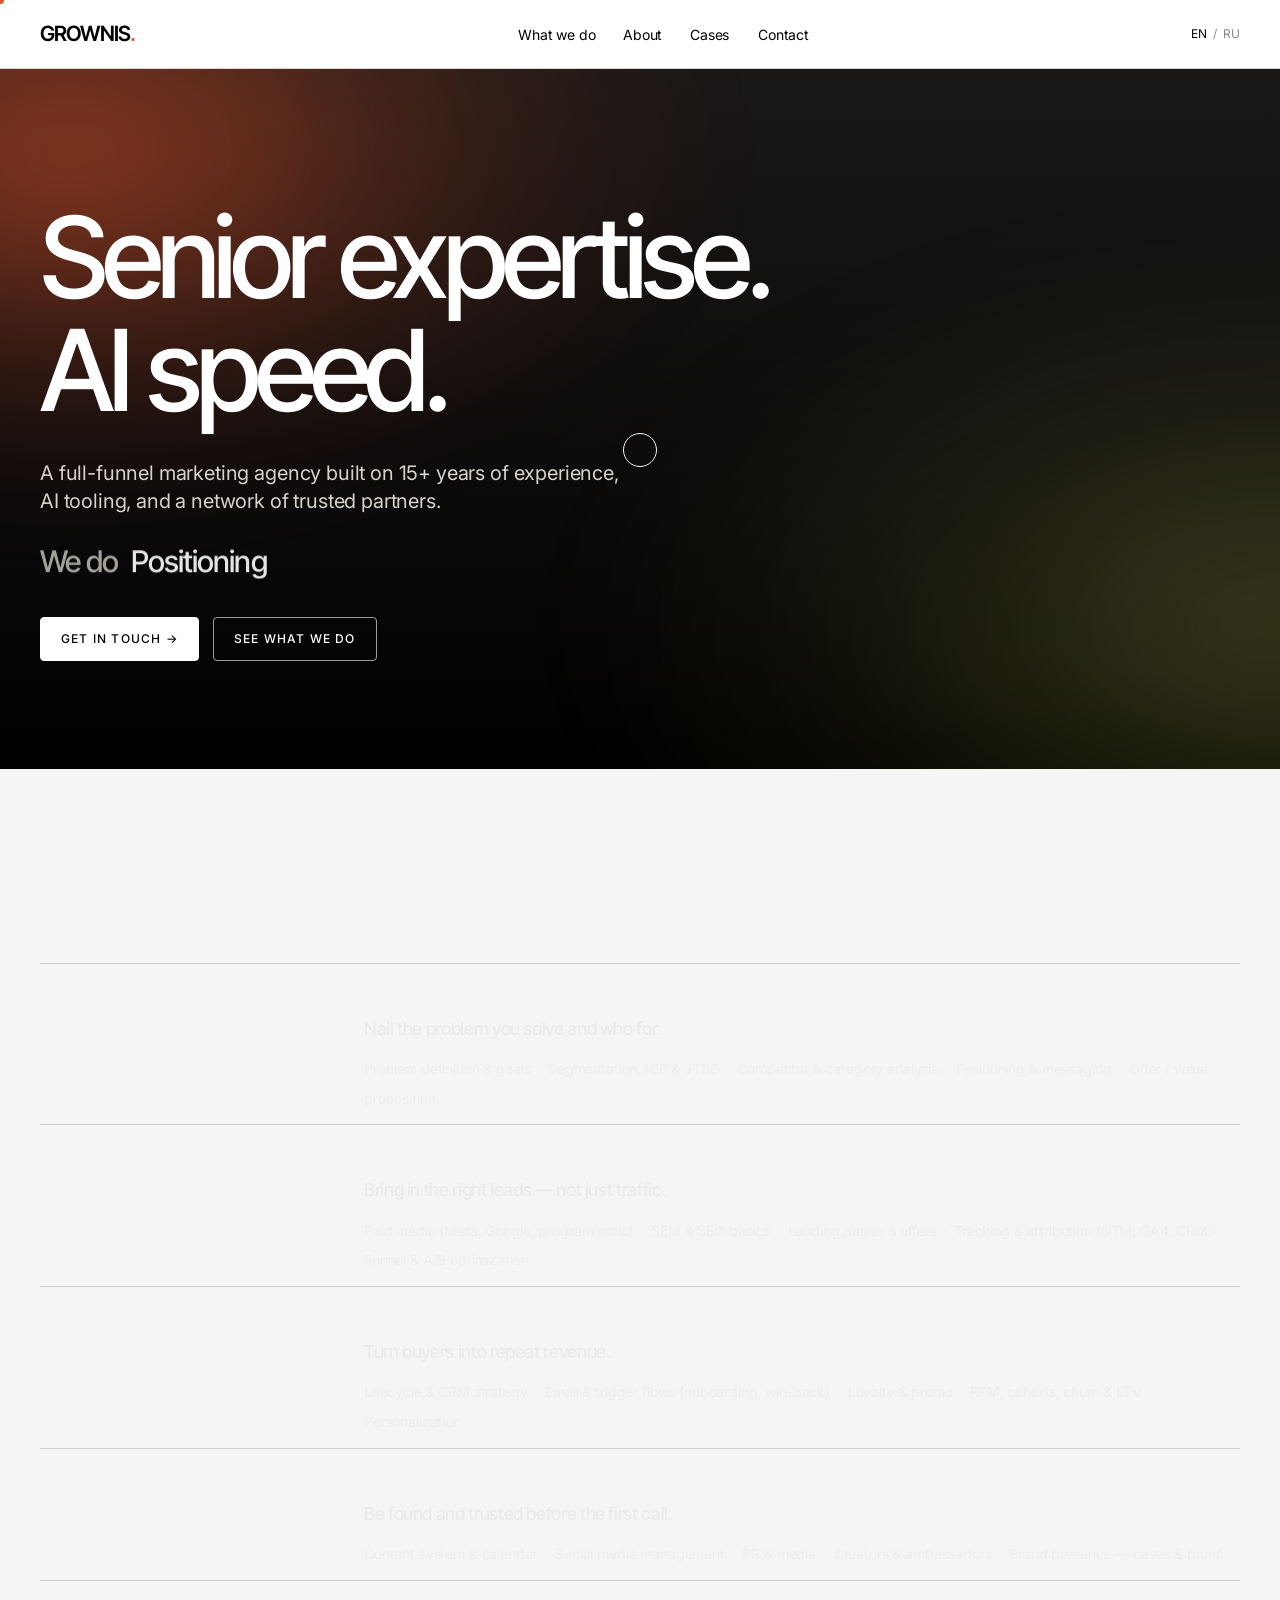
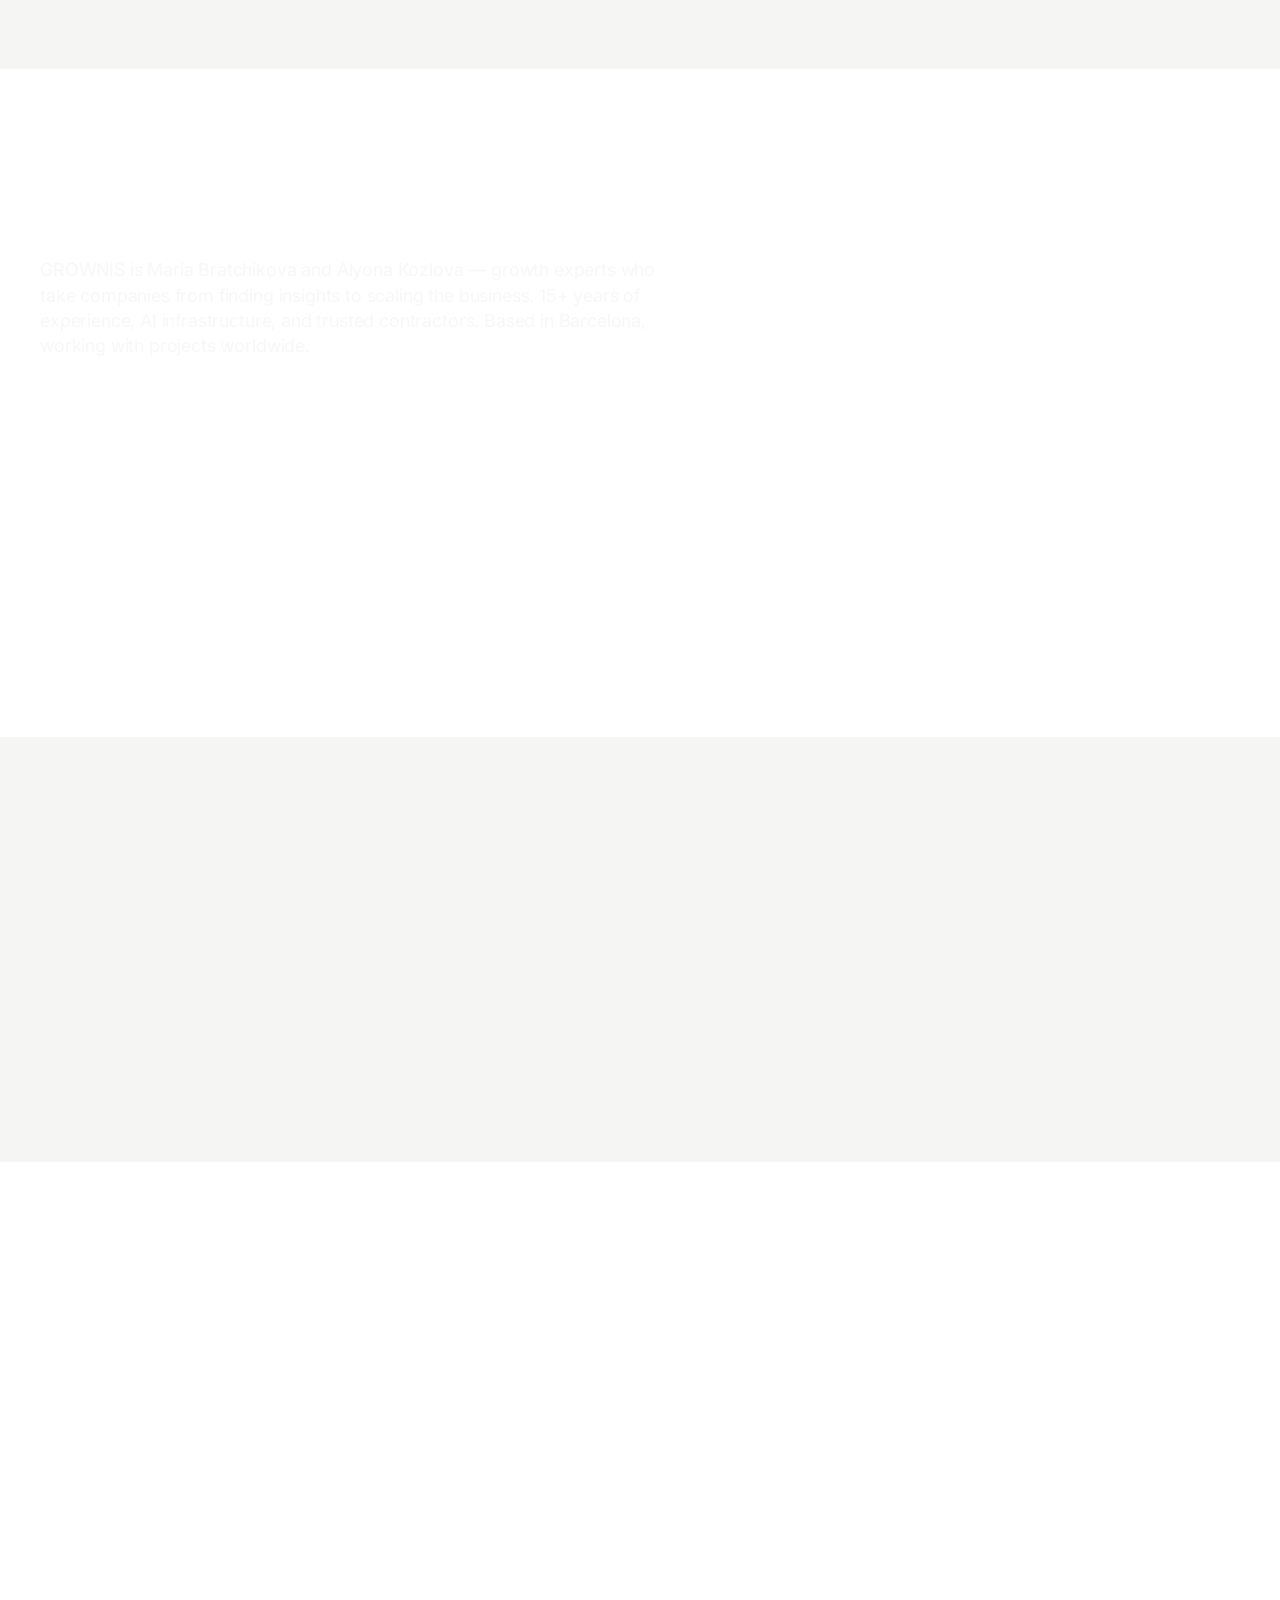
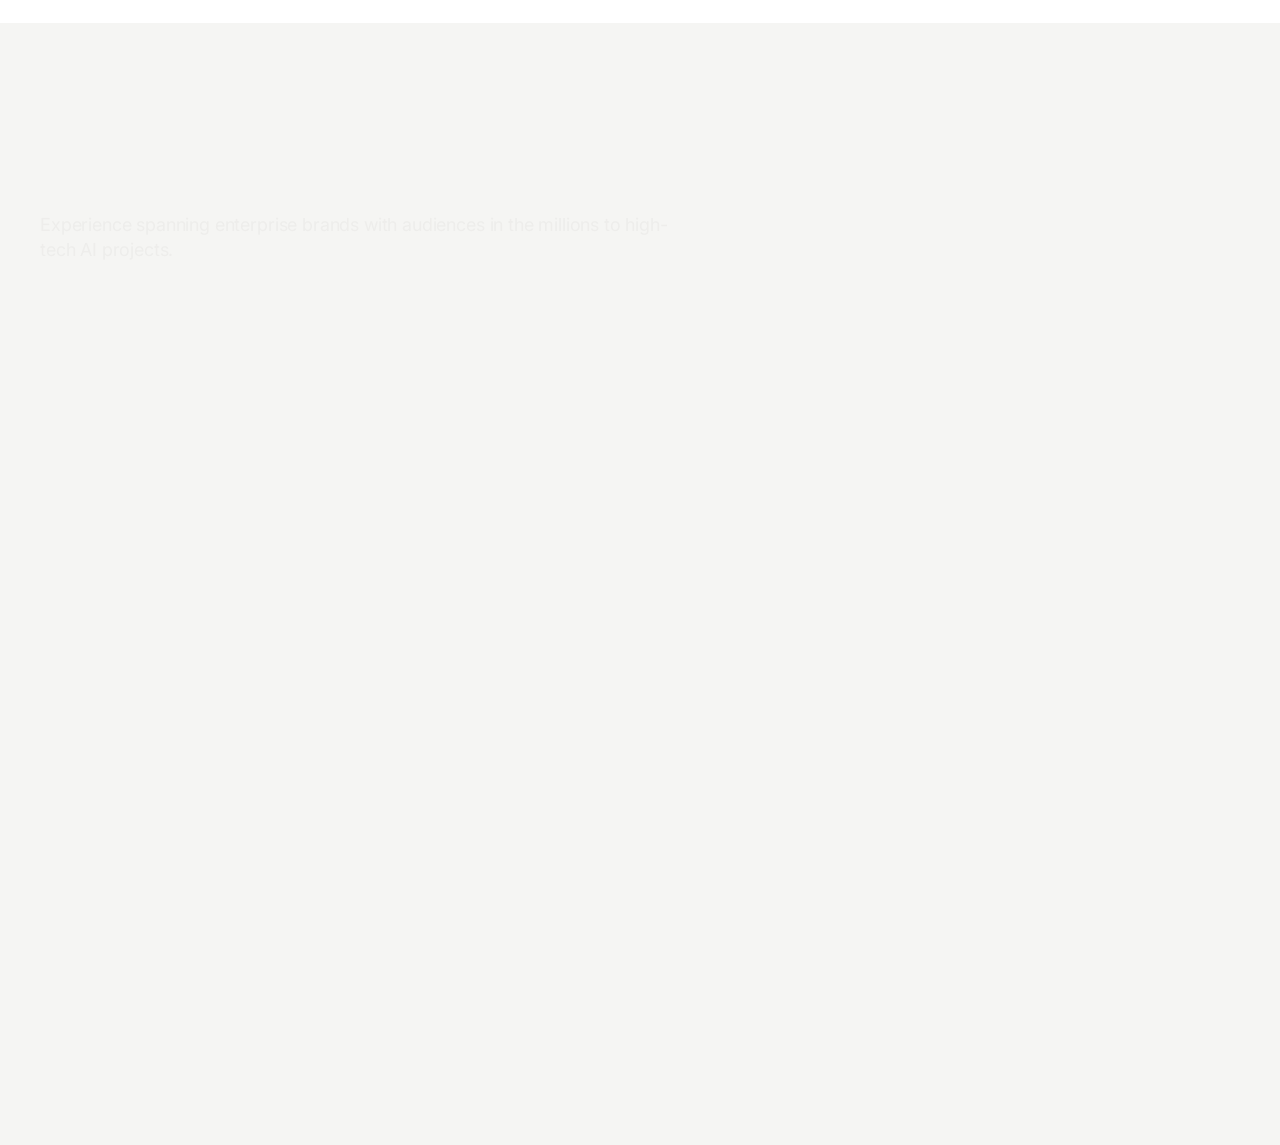
<file: en/index.html>
<!DOCTYPE html><html lang="en"><head><meta charset="UTF-8"><title>GROWNIS</title><link rel="canonical" href="https://grownis.com/"><meta http-equiv="refresh" content="0; url=/"><meta name="robots" content="noindex"></head><body>Moved to <a href="/">grownis.com/</a></body></html>
</file>
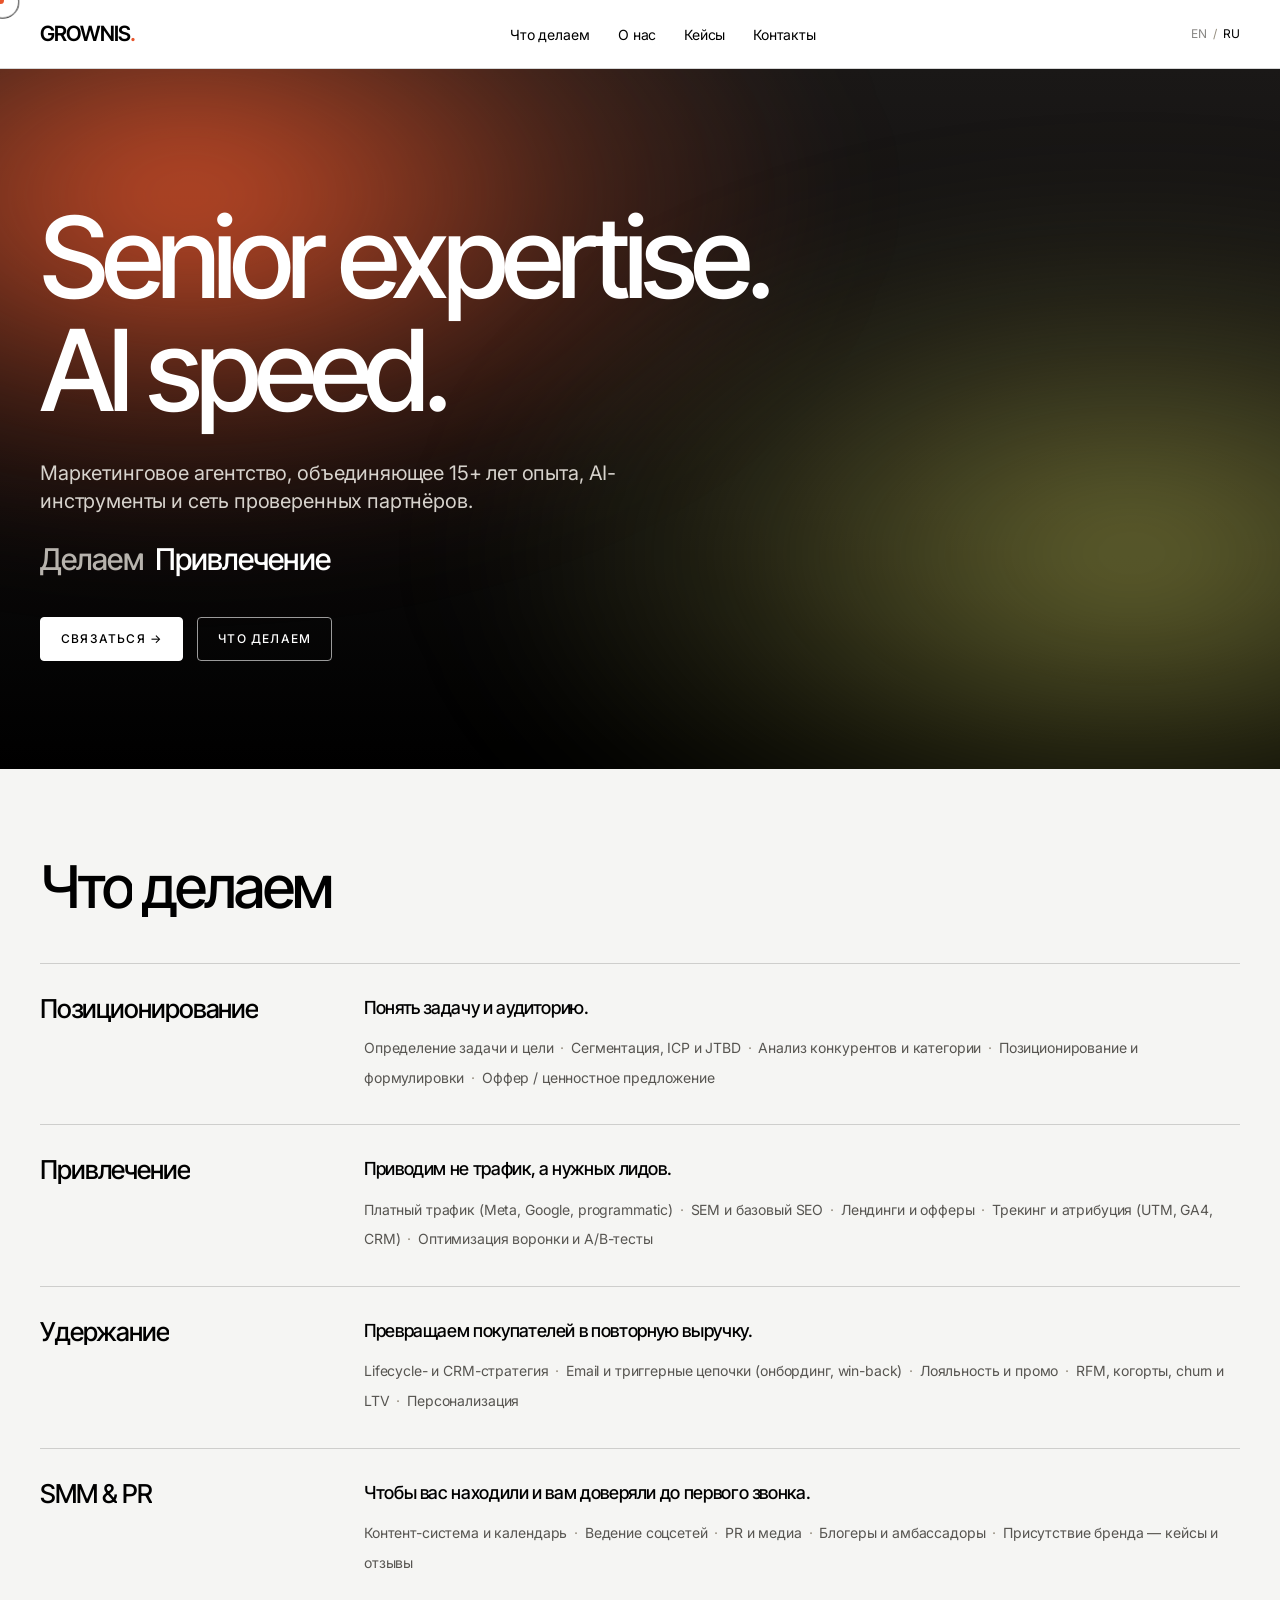
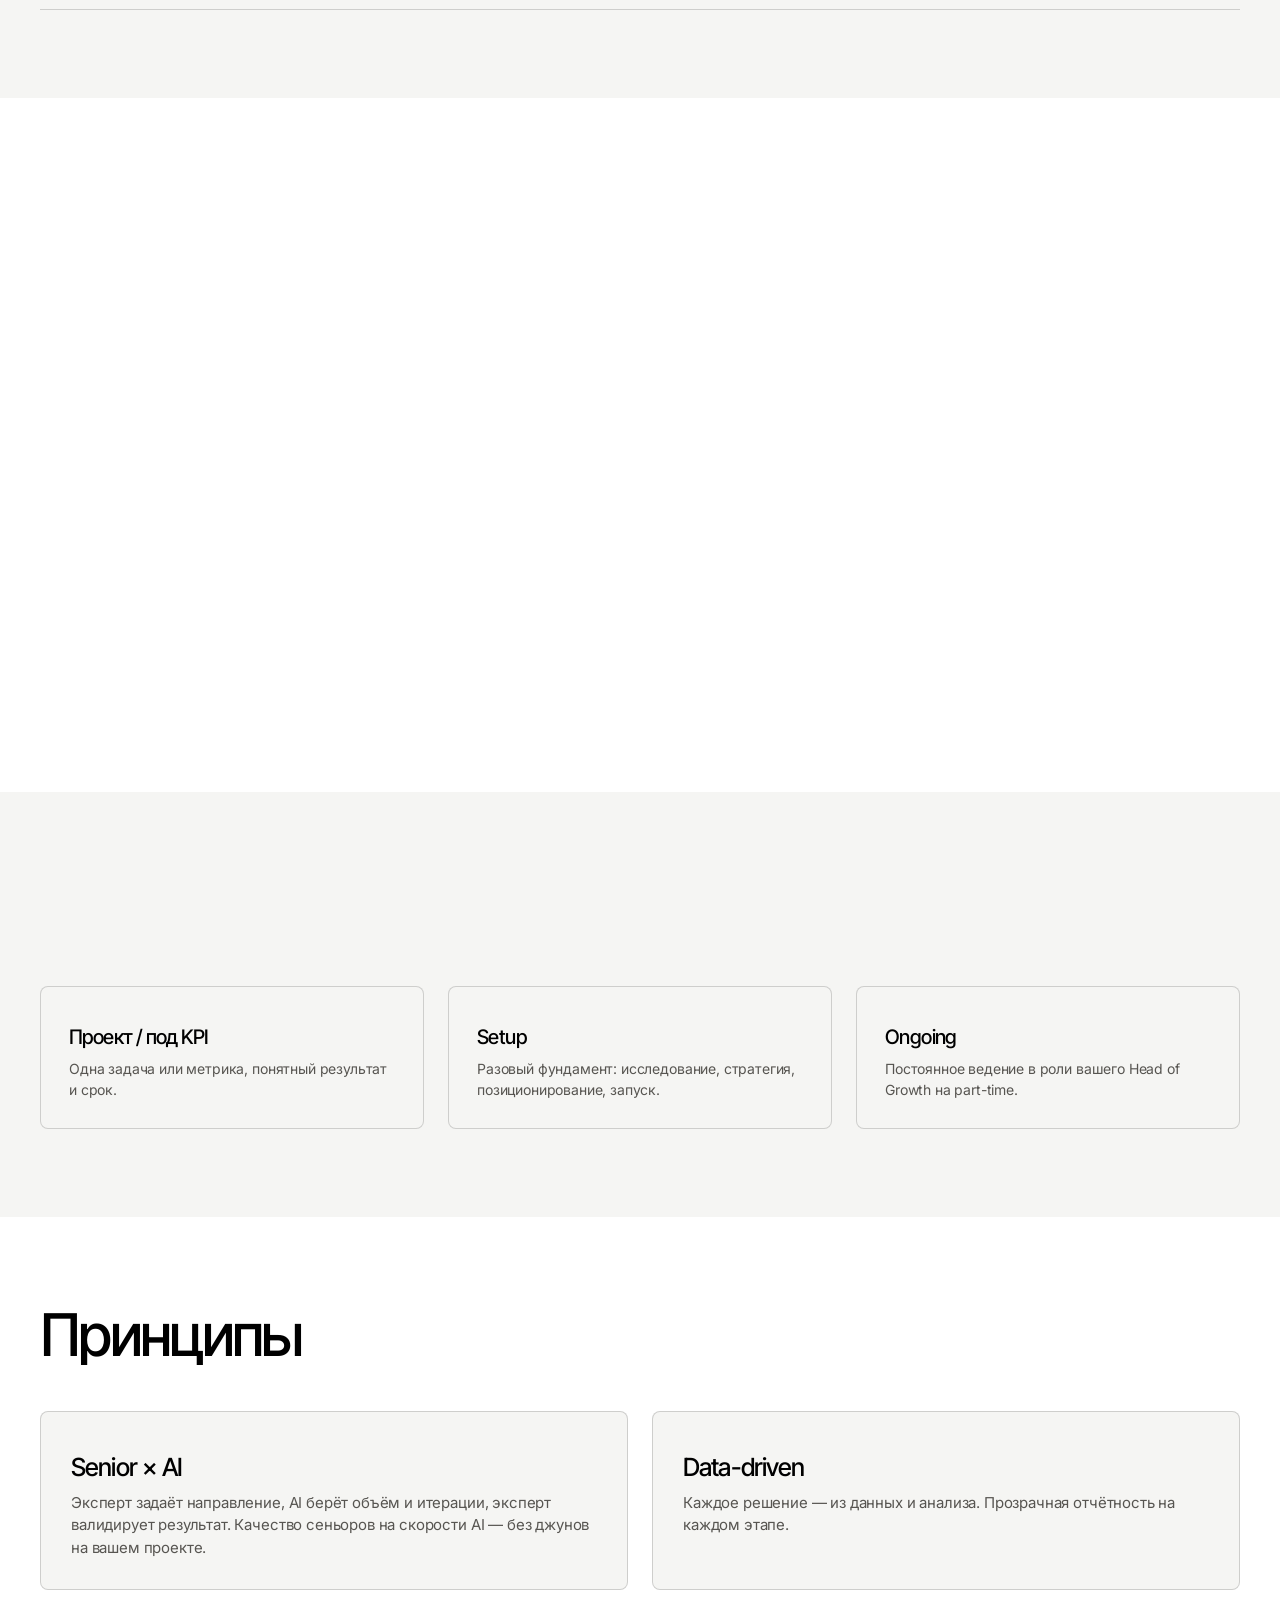
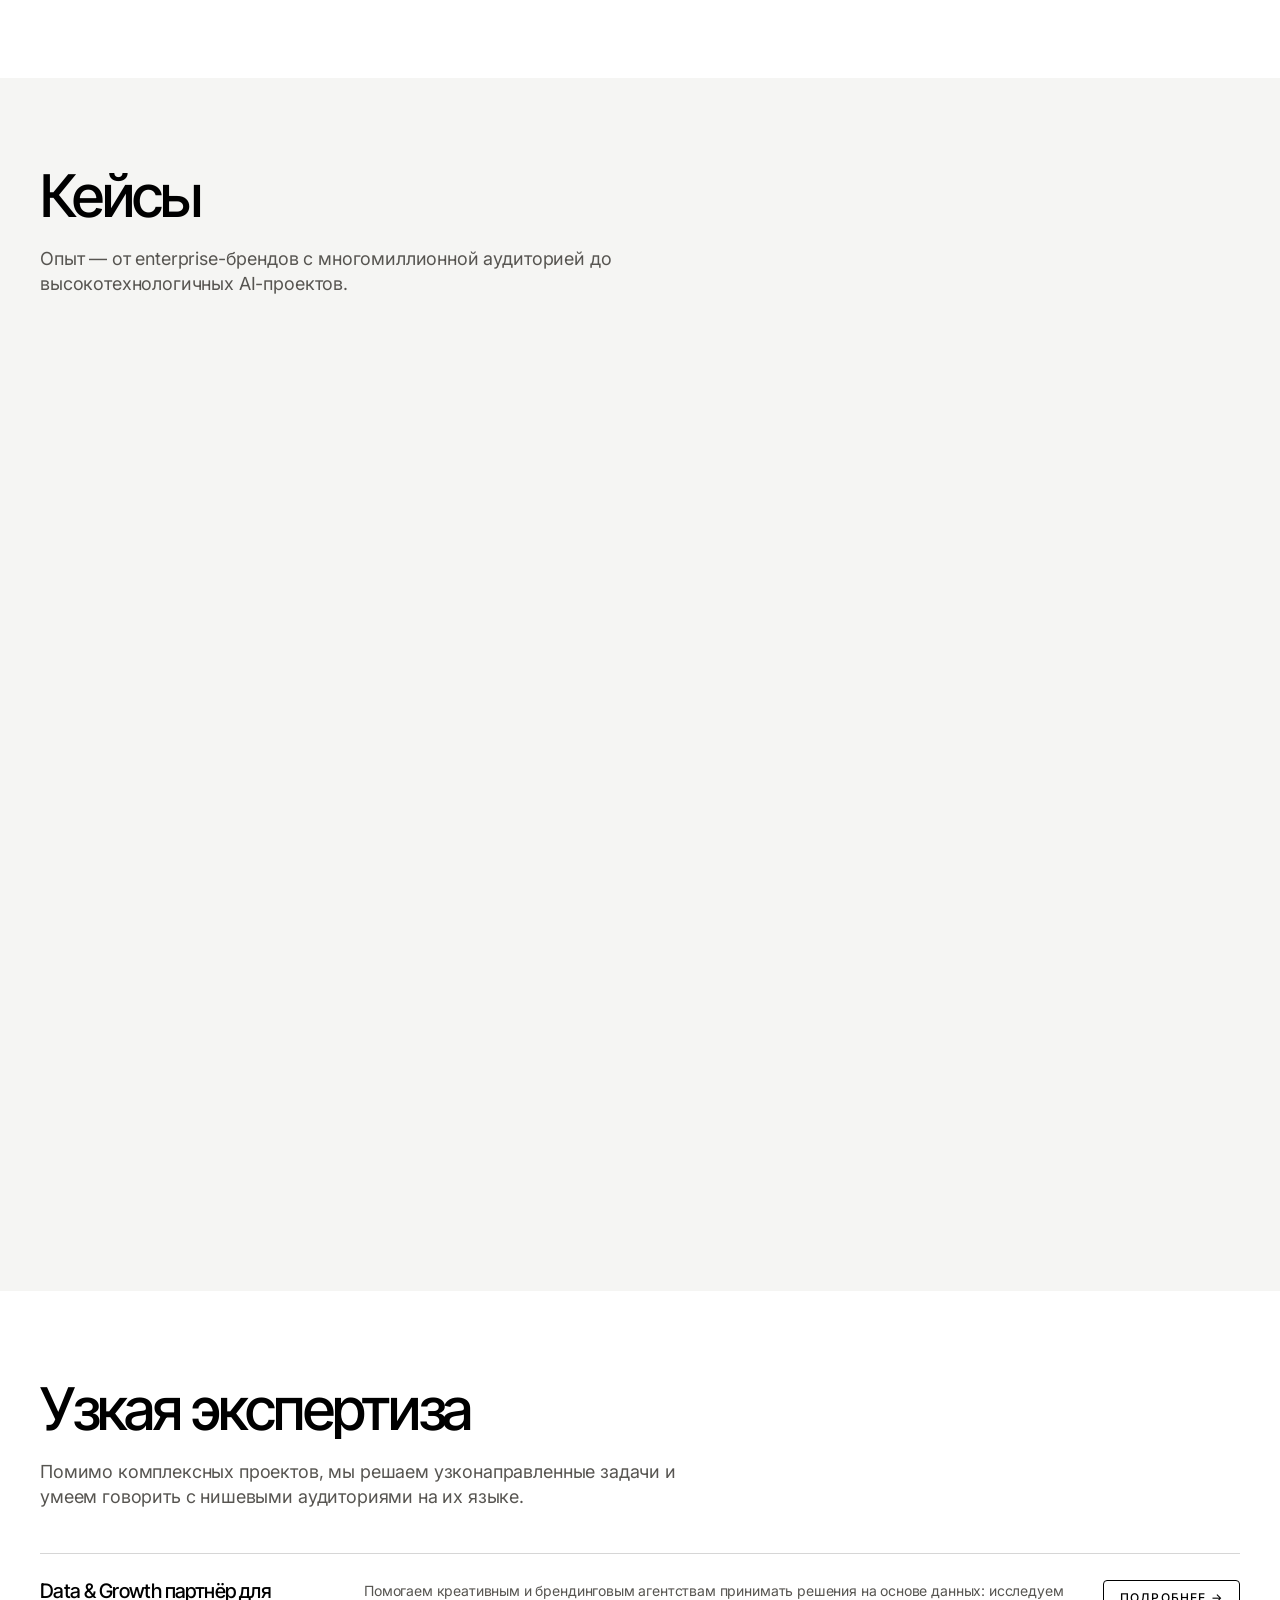
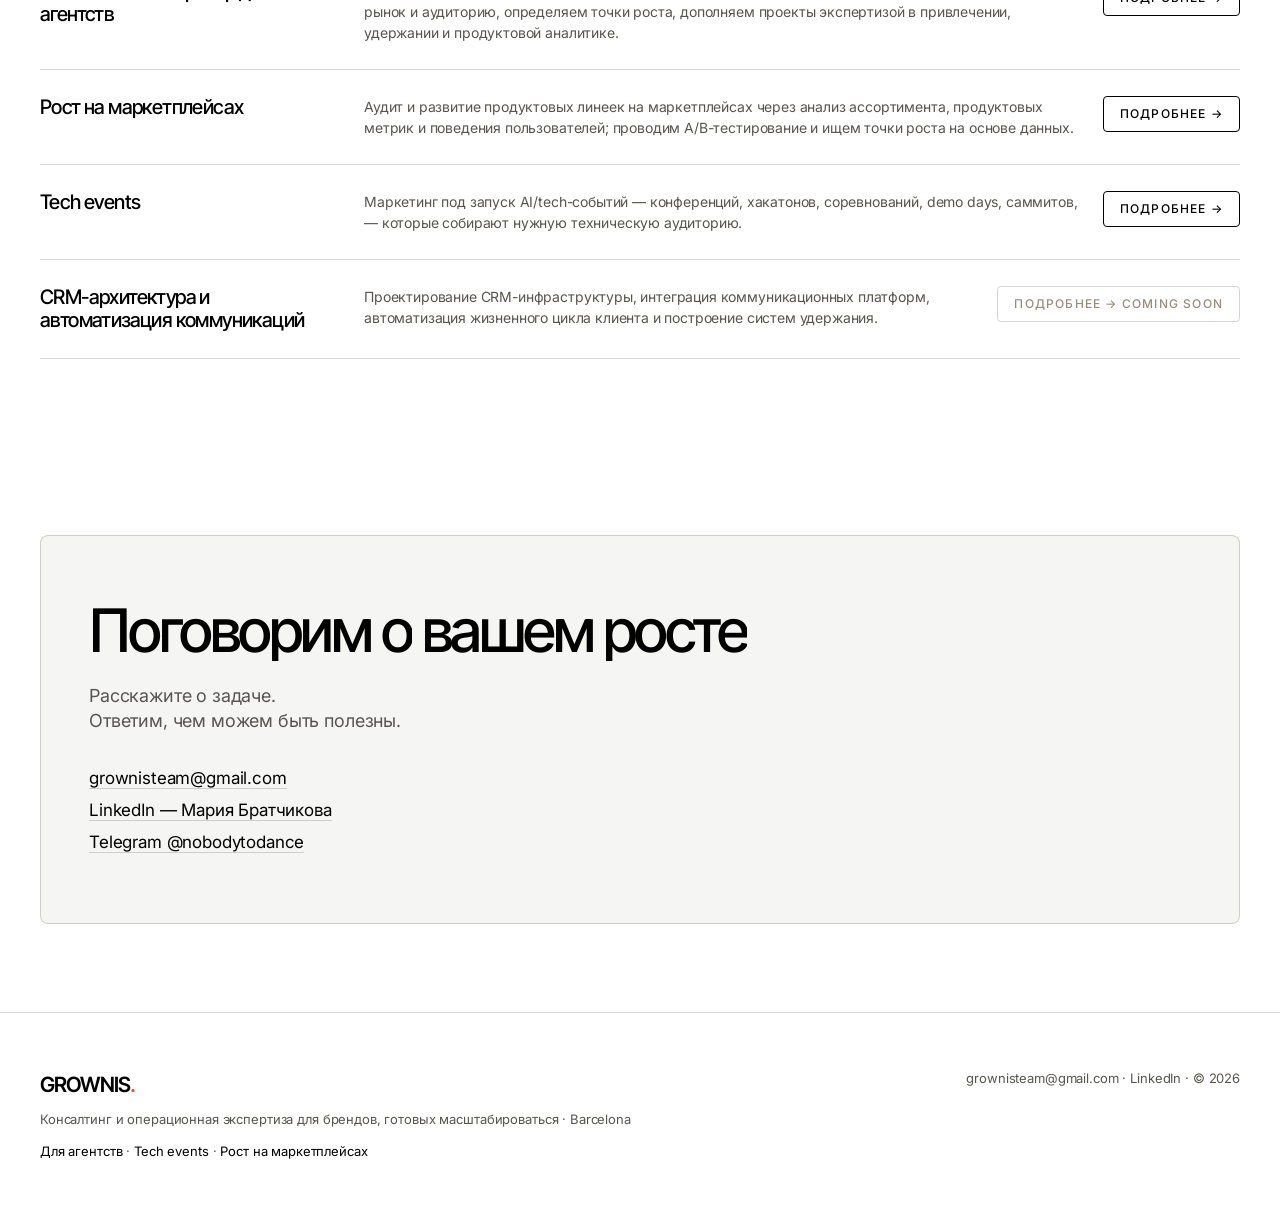
<file: ru/index.html>
<!DOCTYPE html>
<html lang="ru">
<head>
<meta charset="UTF-8">
<meta name="viewport" content="width=device-width, initial-scale=1.0">
<meta name="robots" content="index, follow, max-image-preview:large">
<meta name="geo.region" content="ES-CT">
<meta name="geo.placename" content="Barcelona">
<!-- Google Tag Manager -->
<script>(function(w,d,s,l,i){w[l]=w[l]||[];w[l].push({'gtm.start':
new Date().getTime(),event:'gtm.js'});var f=d.getElementsByTagName(s)[0],
j=d.createElement(s),dl=l!='dataLayer'?'&l='+l:'';j.async=true;j.src=
'https://www.googletagmanager.com/gtm.js?id='+i+dl;f.parentNode.insertBefore(j,f);
})(window,document,'script','dataLayer','GTM-59QNRNKP');</script>
<!-- End Google Tag Manager -->
<title>GROWNIS — маркетинговое агентство полного цикла</title>
<link rel="canonical" href="https://grownis.com/ru/">
<link rel="alternate" hreflang="ru" href="https://grownis.com/ru/">
<link rel="alternate" hreflang="en" href="https://grownis.com/">
<link rel="alternate" hreflang="x-default" href="https://grownis.com/">
<meta name="description" content="Маркетинговое агентство полного цикла: от исследований до масштабирования. 15+ лет опыта, AI-инструменты и сеть проверенных партнёров. Барселона, проекты по всему миру.">
<meta property="og:type" content="website">
<meta property="og:site_name" content="GROWNIS">
<meta property="og:locale" content="ru_RU">
<meta property="og:locale:alternate" content="en_US">
<meta property="og:title" content="GROWNIS — маркетинговое агентство полного цикла">
<meta property="og:description" content="Маркетинговое агентство полного цикла: от исследований до масштабирования. 15+ лет опыта, AI-инструменты и сеть проверенных партнёров.">
<meta property="og:url" content="https://grownis.com/ru/">
<meta property="og:image" content="https://grownis.com/ru/og-image.jpg">
<meta property="og:image:width" content="1200">
<meta property="og:image:height" content="630">
<meta name="twitter:card" content="summary_large_image">
<meta name="twitter:title" content="GROWNIS — маркетинговое агентство полного цикла">
<meta name="twitter:description" content="Маркетинговое агентство полного цикла: от исследований до масштабирования. 15+ лет опыта, AI-инструменты и сеть проверенных партнёров.">
<meta name="twitter:image" content="https://grownis.com/ru/og-image.jpg">
<link rel="icon" href="/favicon.ico" sizes="any">
<link rel="icon" type="image/png" sizes="32x32" href="/favicon-32x32.png">
<link rel="icon" type="image/png" sizes="16x16" href="/favicon-16x16.png">
<link rel="apple-touch-icon" href="/apple-touch-icon.png">
<link rel="stylesheet" href="/grownis.css">
<script type="application/ld+json">
{
  "@context": "https://schema.org",
  "@type": ["ProfessionalService", "Organization"],
  "@id": "https://grownis.com/#organization",
  "name": "GROWNIS",
  "url": "https://grownis.com/",
  "logo": "https://grownis.com/apple-touch-icon.png",
  "image": "https://grownis.com/og-image.jpg",
  "description": "Маркетинговое агентство полного цикла: от исследований до масштабирования. 15+ лет опыта, AI-инструменты и сеть проверенных партнёров.",
  "email": "grownisteam@gmail.com",
  "address": {
    "@type": "PostalAddress",
    "addressLocality": "Barcelona",
    "addressCountry": "ES"
  },
  "areaServed": "Worldwide",
  "founder": [
    {
      "@type": "Person",
      "name": "Maria Bratchikova",
      "sameAs": "https://www.linkedin.com/in/maria-bratchikova/"
    },
    {
      "@type": "Person",
      "name": "Alyona Kozlova",
      "sameAs": "https://www.linkedin.com/in/alyona-kozlova-4a8a1a46/"
    }
  ],
  "sameAs": [
    "https://www.linkedin.com/company/grownis/",
    "https://t.me/nobodytodance"
  ],
  "hasOfferCatalog": {
    "@type": "OfferCatalog",
    "name": "Услуги GROWNIS",
    "itemListElement": [
      { "@type": "Offer", "itemOffered": { "@type": "Service", "name": "Позиционирование" } },
      { "@type": "Offer", "itemOffered": { "@type": "Service", "name": "Привлечение" } },
      { "@type": "Offer", "itemOffered": { "@type": "Service", "name": "Удержание" } },
      { "@type": "Offer", "itemOffered": { "@type": "Service", "name": "SMM и PR" } }
    ]
  }
}
</script>
<script type="application/ld+json">
{
  "@context": "https://schema.org",
  "@type": "FAQPage",
  "mainEntity": [
    {"@type":"Question","name":"Что делает GROWNIS?","acceptedAnswer":{"@type":"Answer","text":"GROWNIS — маркетинговое агентство полного цикла: берём воронку роста клиента под единую ответственность — от исследований и позиционирования до привлечения, контента, данных и удержания, плюс маркетплейсы."}},
    {"@type":"Question","name":"Что такое модель Senior × AI?","acceptedAnswer":{"@type":"Answer","text":"Старшие эксперты задают направление, AI берёт объём и итерации, эксперты валидируют результат — качество сеньоров на скорости AI, без джунов на проектах клиентов."}},
    {"@type":"Question","name":"Где базируется GROWNIS?","acceptedAnswer":{"@type":"Answer","text":"GROWNIS базируется в Барселоне (Испания) и работает с проектами по всему миру."}},
    {"@type":"Question","name":"Кто основал GROWNIS?","acceptedAnswer":{"@type":"Answer","text":"GROWNIS основали Мария Братчикова и Алёна Козлова, у каждой 15+ лет опыта в маркетинге и росте."}}
  ]
}
</script>
</head>
<body>
<!-- Google Tag Manager (noscript) -->
<noscript><iframe src="https://www.googletagmanager.com/ns.html?id=GTM-59QNRNKP" height="0" width="0" style="display:none;visibility:hidden"></iframe></noscript>
<!-- End Google Tag Manager (noscript) -->

<!-- ===== NAV ===== -->
<header class="topbar">
  <div class="wrap">
    <a class="wordmark" href="#top">GROWNIS<span class="dot">.</span></a>
    <nav>
      <a href="#what-we-do">Что делаем</a>
      <a href="#about">О нас</a>
      <a href="#cases">Кейсы</a>
      <a href="#contact">Контакты</a>
    </nav>
    <div class="topbar-right">
      <div class="lang" aria-label="Язык"><a class="off" href="/">EN</a><span class="sep">/</span><span class="on">RU</span></div>
      <a class="cta-icon" href="#contact" aria-label="Связаться"><svg viewBox="0 0 24 24" fill="none" stroke="currentColor" stroke-width="2" stroke-linecap="round" stroke-linejoin="round" aria-hidden="true"><rect x="3" y="5" width="18" height="14" rx="2"></rect><path d="m3 7 9 6 9-6"></path></svg></a>
      <button class="burger" id="burger" aria-label="Меню" aria-expanded="false" aria-controls="mmenu"><span></span><span></span><span></span></button>
    </div>
  </div>
</header>

<!-- мобильное меню -->
<div class="mobile-menu" id="mmenu" aria-hidden="true">
  <nav>
    <a href="#what-we-do">Что делаем</a>
    <a href="#about">О нас</a>
    <a href="#cases">Кейсы</a>
    <a href="#contact">Контакты</a>
  </nav>
  <div class="mm-lang"><a class="off" href="/">EN</a> / <span class="on">RU</span></div>
</div>

<!-- ===== S1 · HERO ===== -->
<div class="hero" id="top">
  <div class="wrap">
    <h1>Senior expertise.<br><span class="accent">AI speed.</span></h1>
    <p class="lede">Маркетинговое агентство, объединяющее 15+ лет опыта, AI-инструменты и сеть проверенных партнёров.</p>
    <div class="hero-cta">
      <a class="btn btn-signal" href="#contact">Связаться →</a>
      <a class="btn btn-ghost" href="#what-we-do">Что делаем</a>
    </div>
  </div>
</div>

<!-- ===== S2 · ЧТО ДЕЛАЕМ ===== -->
<section id="what-we-do" class="section-card">
  <div class="wrap">
    <div class="sec-head">
      <h2>Что делаем</h2>
    </div>
    <div class="what-rows">
      <div class="row">
        <div class="t">Позиционирование</div>
        <div>
          <div class="sub">Понять задачу и аудиторию.</div>
          <div class="works"><span>Определение задачи и цели</span><span>Сегментация, ICP и JTBD</span><span>Анализ конкурентов и категории</span><span>Позиционирование и формулировки</span><span>Оффер / ценностное предложение</span></div>
        </div>
      </div>
      <div class="row">
        <div class="t">Привлечение</div>
        <div>
          <div class="sub">Приводим не трафик, а нужных лидов.</div>
          <div class="works"><span>Платный трафик (Meta, Google, programmatic)</span><span>SEM и базовый SEO</span><span>Лендинги и офферы</span><span>Трекинг и атрибуция (UTM, GA4, CRM)</span><span>Оптимизация воронки и A/B-тесты</span></div>
        </div>
      </div>
      <div class="row">
        <div class="t">Удержание</div>
        <div>
          <div class="sub">Превращаем покупателей в повторную выручку.</div>
          <div class="works"><span>Lifecycle- и CRM-стратегия</span><span>Email и триггерные цепочки (онбординг, win-back)</span><span>Лояльность и промо</span><span>RFM, когорты, churn и LTV</span><span>Персонализация</span></div>
        </div>
      </div>
      <div class="row">
        <div class="t">SMM &amp; PR</div>
        <div>
          <div class="sub">Чтобы вас находили и вам доверяли до первого звонка.</div>
          <div class="works"><span>Контент-система и календарь</span><span>Ведение соцсетей</span><span>PR и медиа</span><span>Блогеры и амбассадоры</span><span>Присутствие бренда — кейсы и отзывы</span></div>
        </div>
      </div>
    </div>
  </div>
</section>

<!-- ===== S3 · О НАС + КОМАНДА ===== -->
<section id="about">
  <div class="wrap">
    <div class="sec-head">
      <h2>Кто мы</h2>
      <p>GROWNIS — это Мария Братчикова и Алёна Козлова. Мы эксперты по росту, сопровождаем компании от поиска инсайтов до масштабирования бизнеса. 15+ лет опыта, AI-инфраструктура и проверенные подрядчики. Базируемся в Барселоне, работаем с проектами по всему миру.</p>
    </div>
    <div class="team">
      <div class="member">
        <div class="ava" style="background-image:url('/maria.jpg')"></div>
        <div>
          <h3>Мария Братчикова</h3>
          <div class="role">Управление жизненным циклом клиента, удержание и лояльность, product-management. 15+ лет в Martech. Sportmaster (Sports retail), Петрович (DIY retail), Fashion retail.</div>
          <a href="https://www.linkedin.com/in/maria-bratchikova/" target="_blank" rel="noopener">LinkedIn →</a>
        </div>
      </div>
      <div class="member">
        <div class="ava" style="background-image:url('/alena.jpg')"></div>
        <div>
          <h3>Алёна Козлова</h3>
          <div class="role">Медиа, бренд и перформанс-стратегия. 15+ лет опыта: OMD, GroupM, Dentsu, S7, Coca-Cola, Bosnalijek, Leo Pharma, Astellas (управление бюджетами €10M+ в год).</div>
          <a href="https://www.linkedin.com/in/alyona-kozlova-4a8a1a46/" target="_blank" rel="noopener">LinkedIn →</a>
        </div>
      </div>
    </div>
  </div>
</section>

<!-- ===== S4 · ФОРМАТЫ РАБОТЫ ===== -->
<section class="section-card">
  <div class="wrap">
    <div class="sec-head"><h2>Форматы работы</h2></div>
    <div class="grid-3">
      <div class="fcard"><div class="n">/ 01</div><h3>Проект / под KPI</h3><p>Одна задача или метрика, понятный результат и срок.</p></div>
      <div class="fcard"><div class="n">/ 02</div><h3>Setup</h3><p>Разовый фундамент: исследование, стратегия, позиционирование, запуск.</p></div>
      <div class="fcard"><div class="n">/ 03</div><h3>Ongoing</h3><p>Постоянное ведение в роли вашего Head of Growth на part-time.</p></div>
    </div>
  </div>
</section>

<!-- ===== S5 · ПРИНЦИПЫ ===== -->
<section id="how">
  <div class="wrap">
    <div class="sec-head"><h2>Принципы</h2></div>
    <div class="principles">
      <div class="principle"><div class="k">/ 01</div><h3>Senior × AI</h3><p>Эксперт задаёт направление, AI берёт объём и итерации, эксперт валидирует результат. Качество сеньоров на скорости AI — без джунов на вашем проекте.</p></div>
      <div class="principle"><div class="k">/ 02</div><h3>Data-driven</h3><p>Каждое решение — из данных и анализа. Прозрачная отчётность на каждом этапе.</p></div>
    </div>
  </div>
</section>

<!-- ===== S6 · КЕЙСЫ / БРЕНДЫ И РЕЗУЛЬТАТЫ ===== -->
<section id="cases" class="section-card">
  <div class="wrap">
    <div class="sec-head">
      <h2>Кейсы</h2>
      <p>Опыт — от enterprise-брендов с многомиллионной аудиторией до высокотехнологичных AI-проектов.</p>
    </div>
    <div class="case-grid">
      <div class="case">
        <div class="case-top"><div class="case-co">Agentic RAG Challenge</div></div>
        <div class="case-who">Соревнование по разработке AI-решений в области права.</div>
        <div class="case-metrics">
          <div class="metric"><div class="big">356</div><div class="cap">Команд за месяц · план был 100</div></div>
          <div class="metric"><div class="big">−15<span class="u">%</span></div><div class="cap">Сейвинг бюджета на продвижение</div></div>
        </div>
      </div>
      <div class="case">
        <div class="case-top"><div class="case-co">Telesniy</div></div>
        <div class="case-who">Российский бренд уходовой косметики для тела.</div>
        <div class="case-metrics">
          <div class="metric"><div class="big">+22<span class="u">%</span></div><div class="cap">Потенциал выручки без бюджета</div></div>
          <div class="metric"><div class="big">+5</div><div class="cap">Новых продуктов к разработке и запуску</div></div>
        </div>
      </div>
      <div class="case">
        <div class="case-top"><div class="case-co">S7 Airlines</div></div>
        <div class="case-who">Крупнейшая частная авиакомпания России.</div>
        <div class="case-metrics">
          <div class="metric"><div class="big"><span class="u">×</span>3</div><div class="cap">Эффективность кампаний</div></div>
          <div class="metric"><div class="big">−60<span class="u">%</span></div><div class="cap">Стоимость привлечения</div></div>
        </div>
      </div>
      <div class="case">
        <div class="case-top"><div class="case-co">Coca-Cola</div></div>
        <div class="case-who">Категория Stills (BonAqua, Fuse Tea, Costa Coffee и др.).</div>
        <div class="case-metrics">
          <div class="metric"><div class="big">+60<span class="u">%</span></div><div class="cap">Продажи отдельных продуктов</div></div>
          <div class="metric"><div class="big">+5<span class="u">%</span></div><div class="cap">Бренд-метрики</div></div>
        </div>
      </div>
      <div class="case">
        <div class="case-top"><div class="case-co">Sportmaster</div></div>
        <div class="case-who">Крупнейший спортивный ритейлер Восточной Европы, 30M+ клиентов.</div>
        <div class="case-metrics">
          <div class="metric"><div class="big">+60<span class="u">%</span></div><div class="cap">Эффективность direct-каналов</div></div>
          <div class="metric"><div class="big">+30<span class="u">%</span></div><div class="cap">Частота покупок</div></div>
        </div>
      </div>
      <div class="case">
        <div class="case-top"><div class="case-co">Петрович</div></div>
        <div class="case-who">Топ-3 DIY-ритейлер России, 3.7M онлайн-заказов в год.</div>
        <div class="case-metrics">
          <div class="metric"><div class="big"><span class="u">×</span>2,5</div><div class="cap">Доход direct-каналов</div></div>
          <div class="metric"><div class="big"><span class="u">×</span>3</div><div class="cap">Охват</div></div>
        </div>
      </div>
    </div>
  </div>
</section>

<!-- ===== S7 · УЗКАЯ ЭКСПЕРТИЗА ===== -->
<section id="expertise">
  <div class="wrap">
    <div class="sec-head">
      <h2>Узкая экспертиза</h2>
      <p>Помимо комплексных проектов, мы решаем узконаправленные задачи и умеем говорить с нишевыми аудиториями на их языке.</p>
    </div>
    <div class="exp-list">
      <div class="exp-item">
        <div class="k">/ 01</div>
        <h3>Data &amp; Growth партнёр для агентств</h3>
        <p>Помогаем креативным и брендинговым агентствам принимать решения на основе данных: исследуем рынок и аудиторию, определяем точки роста, дополняем проекты экспертизой в привлечении, удержании и продуктовой аналитике.</p>
        <a class="soon" href="/ru/data-growth-agencies/" style="text-decoration:none">Подробнее →</a>
      </div>
      <div class="exp-item">
        <div class="k">/ 02</div>
        <h3>Рост на маркетплейсах</h3>
        <p>Аудит и развитие продуктовых линеек на маркетплейсах через анализ ассортимента, продуктовых метрик и поведения пользователей; проводим A/B-тестирование и ищем точки роста на основе данных.</p>
        <a class="soon" href="/ru/marketplaces/" style="text-decoration:none">Подробнее →</a>
      </div>
      <div class="exp-item">
        <div class="k">/ 03</div>
        <h3>Tech events</h3>
        <p>Маркетинг под запуск AI/tech-событий — конференций, хакатонов, соревнований, demo days, саммитов, — которые собирают нужную техническую аудиторию.</p>
        <a class="soon" href="/tech-ai-events/" style="text-decoration:none">Подробнее →</a>
      </div>
      <div class="exp-item">
        <div class="k">/ 04</div>
        <h3>CRM-архитектура и автоматизация коммуникаций</h3>
        <p>Проектирование CRM-инфраструктуры, интеграция коммуникационных платформ, автоматизация жизненного цикла клиента и построение систем удержания.</p>
        <span class="soon">Подробнее → coming soon</span>
      </div>
    </div>
  </div>
</section>

<!-- ===== S8 · КОНТАКТЫ ===== -->
<section id="contact">
  <div class="wrap">
    <div class="cta">
      <h2>Поговорим о вашем росте</h2>
      <p>Расскажите о задаче.<br>Ответим, чем можем быть полезны.</p>
      <p class="contact-lines">
        <a href="mailto:grownisteam@gmail.com">grownisteam@gmail.com</a><br>
        <a href="https://www.linkedin.com/in/maria-bratchikova/" target="_blank" rel="noopener">LinkedIn — Мария Братчикова</a><br>
        <a href="https://t.me/nobodytodance" target="_blank" rel="noopener">Telegram @nobodytodance</a>
      </p>
    </div>
  </div>
</section>

<!-- ===== FOOTER ===== -->
<footer class="foot">
  <div class="wrap">
    <div>
      <span class="wordmark">GROWNIS<span class="dot">.</span></span>
      <p style="margin-top:10px">Консалтинг и операционная экспертиза для брендов, готовых масштабироваться · Barcelona</p>
      <p class="foot-links"><a href="/ru/data-growth-agencies/">Для агентств</a> · <a href="/tech-ai-events/">Tech events</a> · <a href="/ru/marketplaces/">Рост на маркетплейсах</a></p>
    </div>
    <p>grownisteam@gmail.com · <a href="https://www.linkedin.com/company/grownis/" target="_blank" rel="noopener">LinkedIn</a> · © 2026</p>
  </div>
</footer>

<script>
(function(){
  var b=document.getElementById('burger'), m=document.getElementById('mmenu');
  if(!b||!m) return;
  function set(open){
    b.classList.toggle('open',open);
    m.classList.toggle('open',open);
    b.setAttribute('aria-expanded',open);
    m.setAttribute('aria-hidden',!open);
    document.body.style.overflow=open?'hidden':'';
  }
  b.addEventListener('click',function(){set(!m.classList.contains('open'));});
  m.querySelectorAll('a').forEach(function(a){a.addEventListener('click',function(){set(false);});});
})();
</script>
<script>
/* GROWNIS v3.1 motion: reveal + word-slide + rotator + clip-wipe + draw-line + magnetic + cursor */
(function(){
  var RM = window.matchMedia('(prefers-reduced-motion: reduce)').matches;
  var FINE = window.matchMedia('(pointer:fine)').matches;
  document.documentElement.classList.add('js');
  function esc(s){return s.replace(/&/g,'&amp;').replace(/</g,'&lt;').replace(/>/g,'&gt;');}

  /* hero rotator — смена ключевых слов */
  (function(){
    var lede=document.querySelector('.hero .lede'); if(!lede) return;
    var ru=(document.documentElement.lang==='ru');
    var stat=ru?'Делаем':'We do';
    var words=ru?['Позиционирование','Привлечение','Удержание','SMM & PR']
                :['Positioning','Lead generation','Retention','SMM & PR'];
    var box=document.createElement('div'); box.className='hero-rotator';
    box.innerHTML='<span class="rot-static"></span> <span class="rot-word"></span>';
    box.querySelector('.rot-static').textContent=stat;
    var w=box.querySelector('.rot-word'); w.textContent=words[0];
    lede.insertAdjacentElement('afterend',box);
    if(!RM){ var i=0; setInterval(function(){ w.classList.add('swap');
      setTimeout(function(){ i=(i+1)%words.length; w.textContent=words[i]; w.classList.remove('swap'); },500);
    },2600); }
  })();

  if(RM){ return; }

  /* word-split для заголовков + What we do */
  document.querySelectorAll('.sec-head h2, .cta h2, .what-rows .t').forEach(function(el){
    var parts=el.textContent.trim().split(/\s+/);
    el.innerHTML=parts.map(function(wd,i){return '<span class="w"><span style="transition-delay:'+(i*80)+'ms">'+esc(wd)+'</span></span>';}).join(' ');
    el.classList.add('sw');
  });

  /* классы скрытия для reveal / clip */
  var revSel='.hero h1, .hero .lede, .hero .hero-cta, .hero-rotator, .sec-head p, .what-rows .row > div, .case, .member, .fcard, .principle, .exp-item, .metric-cards .mc, .svc, .pain, .quote-accent, .quote-band, .capstone, .facts, .steplist .row, .svc-flow .row, .svc-rows .row, .cta .contact-lines';
  [].forEach.call(document.querySelectorAll(revSel),function(el){el.classList.add('reveal');});
  void document.documentElement.offsetHeight;

  function show(el,d){ if(d) el.style.transitionDelay=d+'ms'; el.classList.add('in'); }
  var obsSel='.reveal, .sw';
  var io=new IntersectionObserver(function(es){
    es.forEach(function(e){ if(e.isIntersecting){ show(e.target,0); io.unobserve(e.target); } });
  },{threshold:.14, rootMargin:'0px 0px -10% 0px'});
  var vh=window.innerHeight||800, n=0;
  [].forEach.call(document.querySelectorAll(obsSel),function(el){
    var top=el.getBoundingClientRect().top;
    if(top < vh*0.92){ (function(el,d){ setTimeout(function(){ show(el,0); }, d); })(el, 90+(n++)*70); }
    else io.observe(el);
  });

  /* магнитные ссылки/кнопки */
  if(FINE){
    [].forEach.call(document.querySelectorAll('.topbar nav a, .cta .contact-lines a'),function(el){
      el.classList.add('mag');
      el.addEventListener('mousemove',function(e){var r=el.getBoundingClientRect();
        el.style.transform='translate('+(e.clientX-(r.left+r.width/2))*0.25+'px,'+(e.clientY-(r.top+r.height/2))*0.35+'px)';});
      el.addEventListener('mouseleave',function(){el.style.transform='';});
    });
  }

  /* кастомный курсор */
  if(FINE){
    var dot=document.createElement('div'); dot.className='cur-dot';
    var ring=document.createElement('div'); ring.className='cur-ring';
    document.body.appendChild(dot); document.body.appendChild(ring);
    document.documentElement.classList.add('has-cursor');
    var mx=innerWidth/2,my=innerHeight/2,rx=mx,ry=my,vis=false;
    addEventListener('mousemove',function(e){ mx=e.clientX;my=e.clientY;
      dot.style.transform='translate('+mx+'px,'+my+'px)';
      if(!vis){vis=true;dot.style.opacity=1;ring.style.opacity=1;} });
    addEventListener('mouseout',function(e){ if(!e.relatedTarget){dot.style.opacity=0;ring.style.opacity=0;vis=false;} });
    (function loop(){ rx+=(mx-rx)*.18; ry+=(my-ry)*.18; ring.style.transform='translate('+rx+'px,'+ry+'px)'; requestAnimationFrame(loop); })();
    [].forEach.call(document.querySelectorAll('a,button,.btn,.case,.exp-item,.member,.fcard,.what-rows .row,summary'),function(el){
      el.addEventListener('mouseenter',function(){ring.classList.add('big')});
      el.addEventListener('mouseleave',function(){ring.classList.remove('big')});
    });
  }
})();
</script>
</body>
</html>
</file>
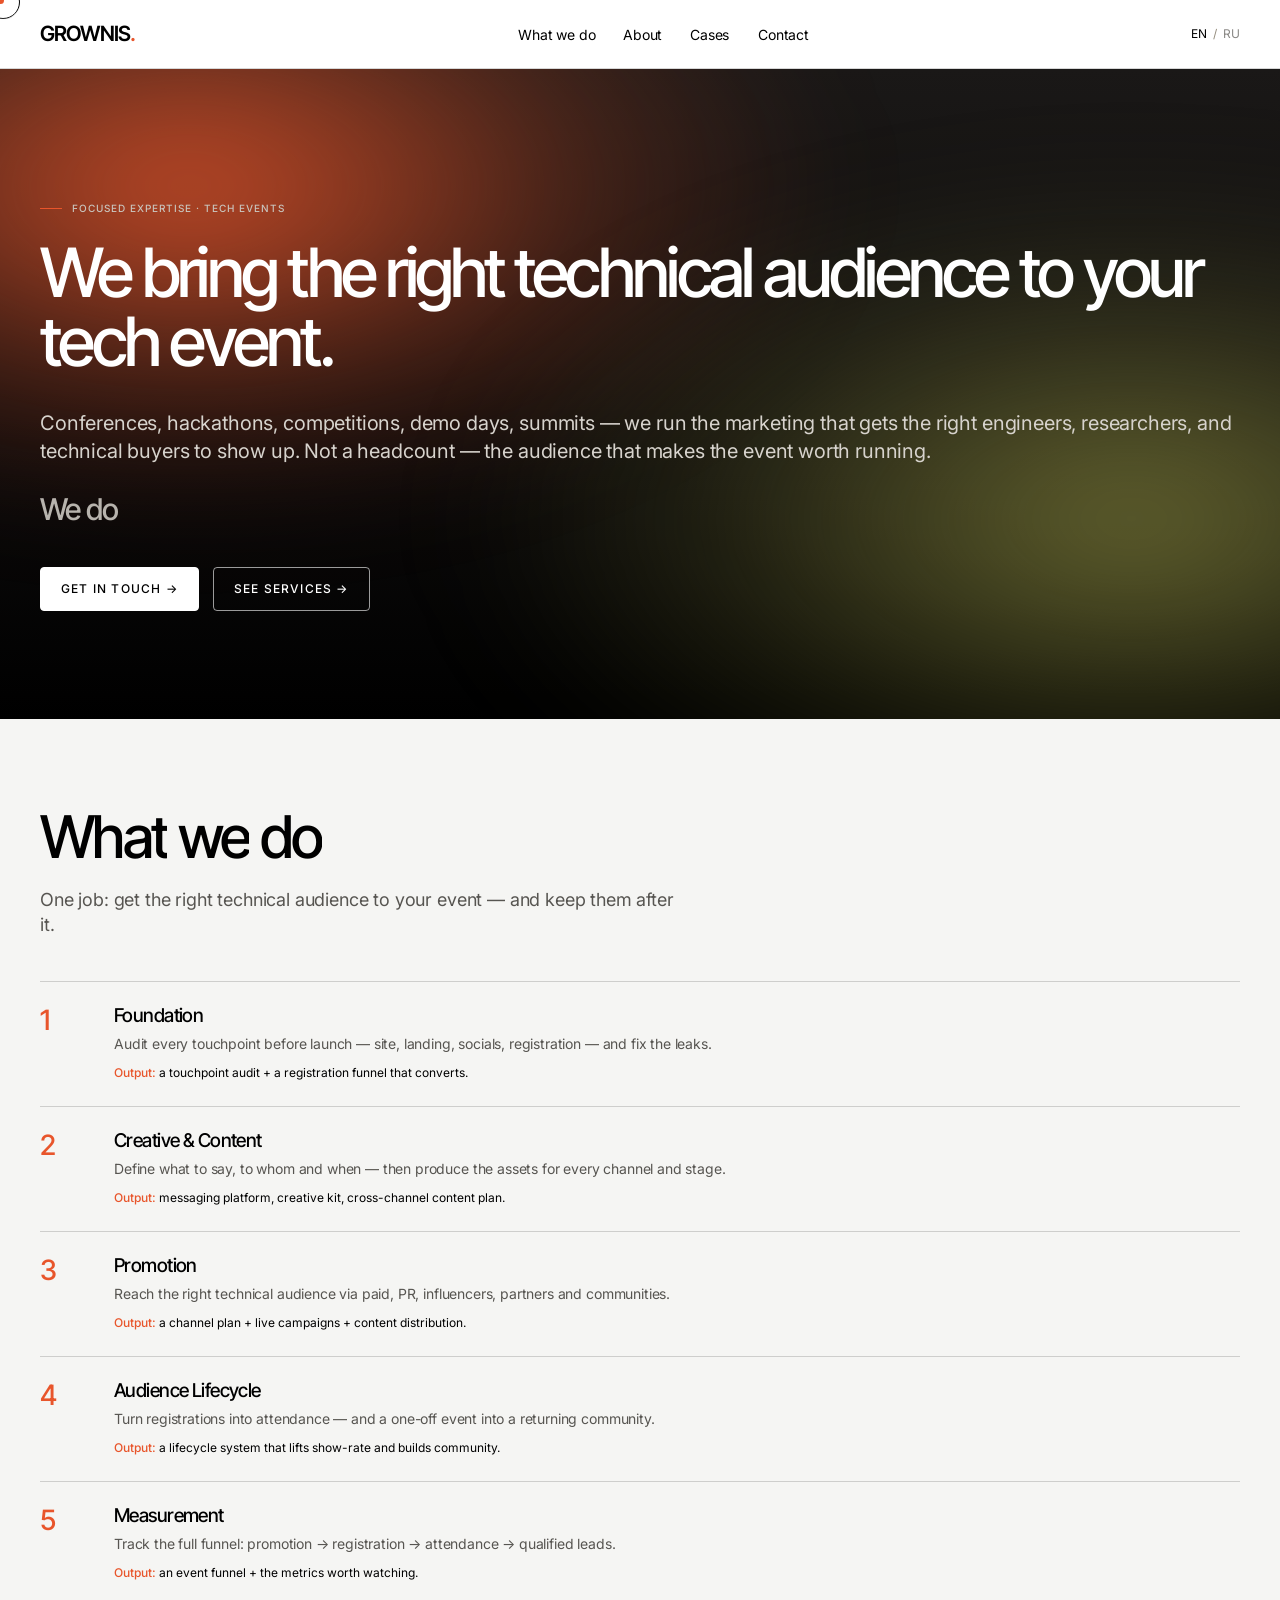
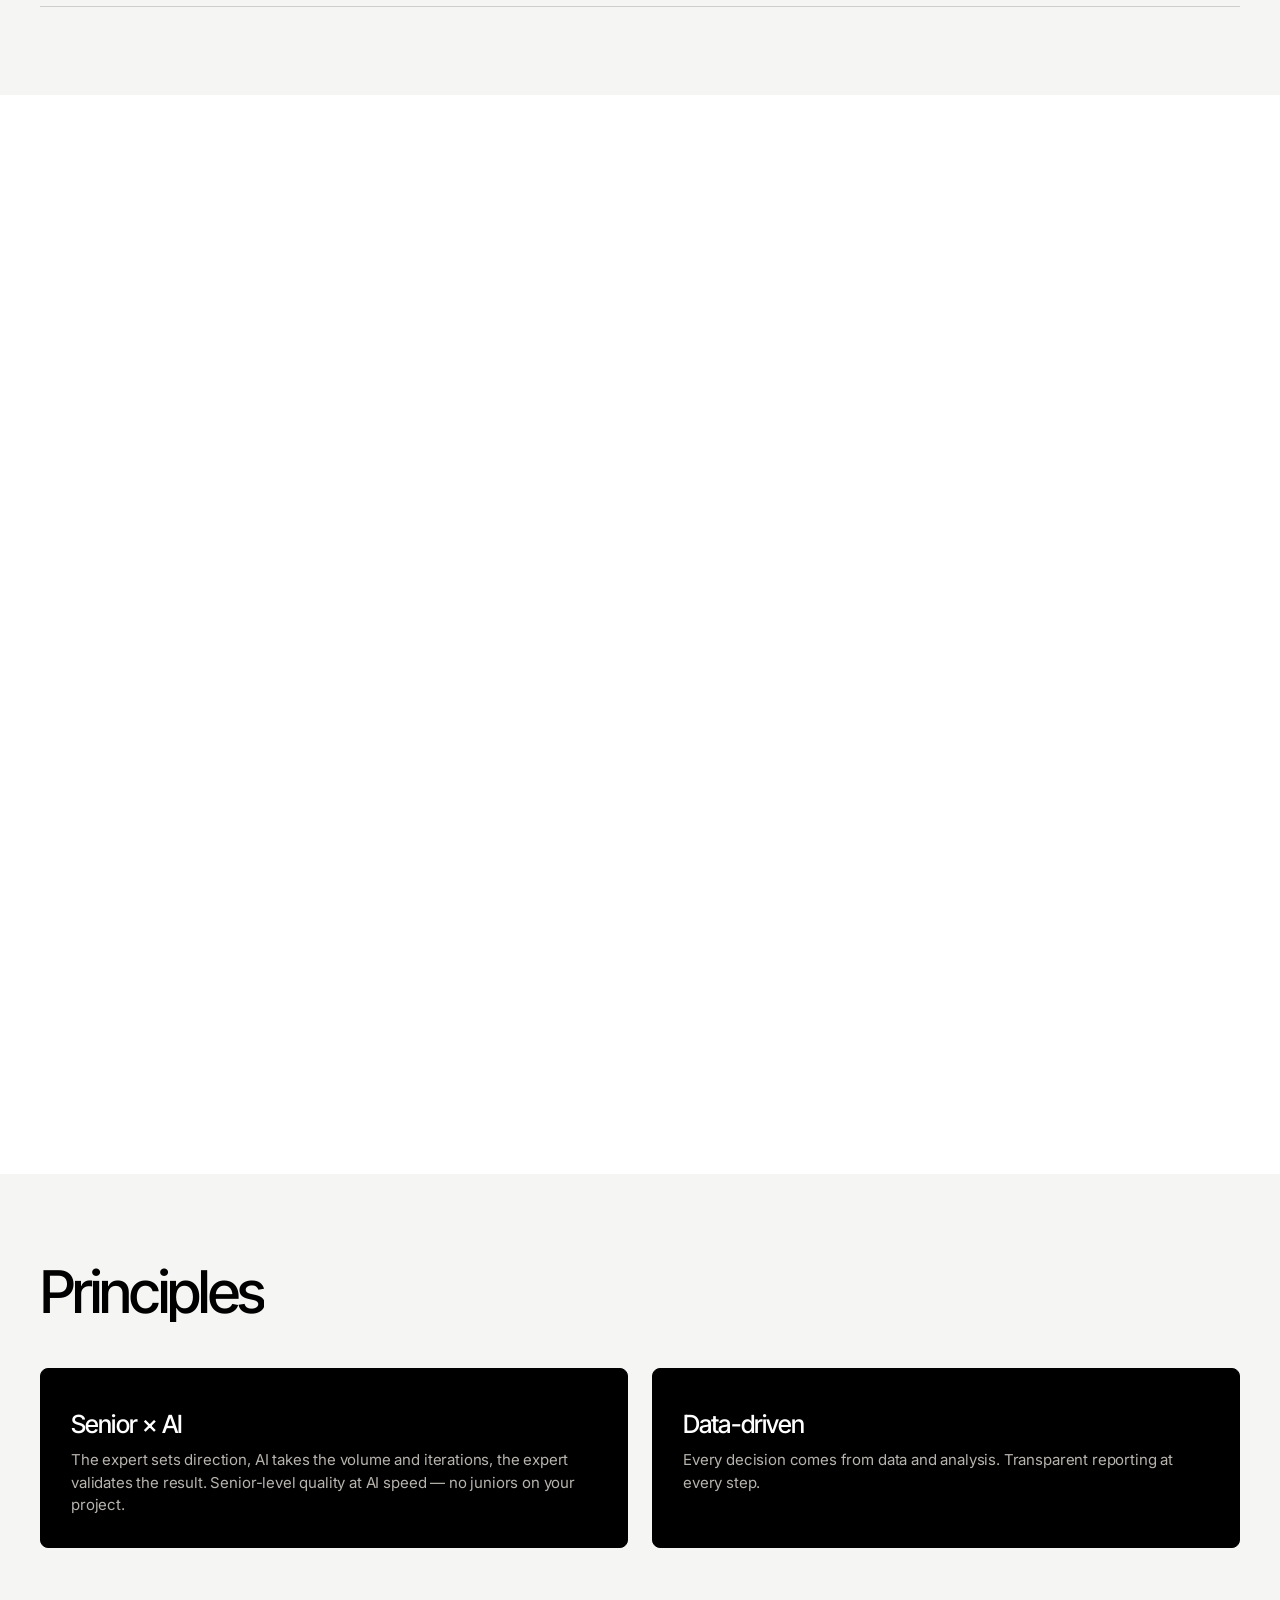
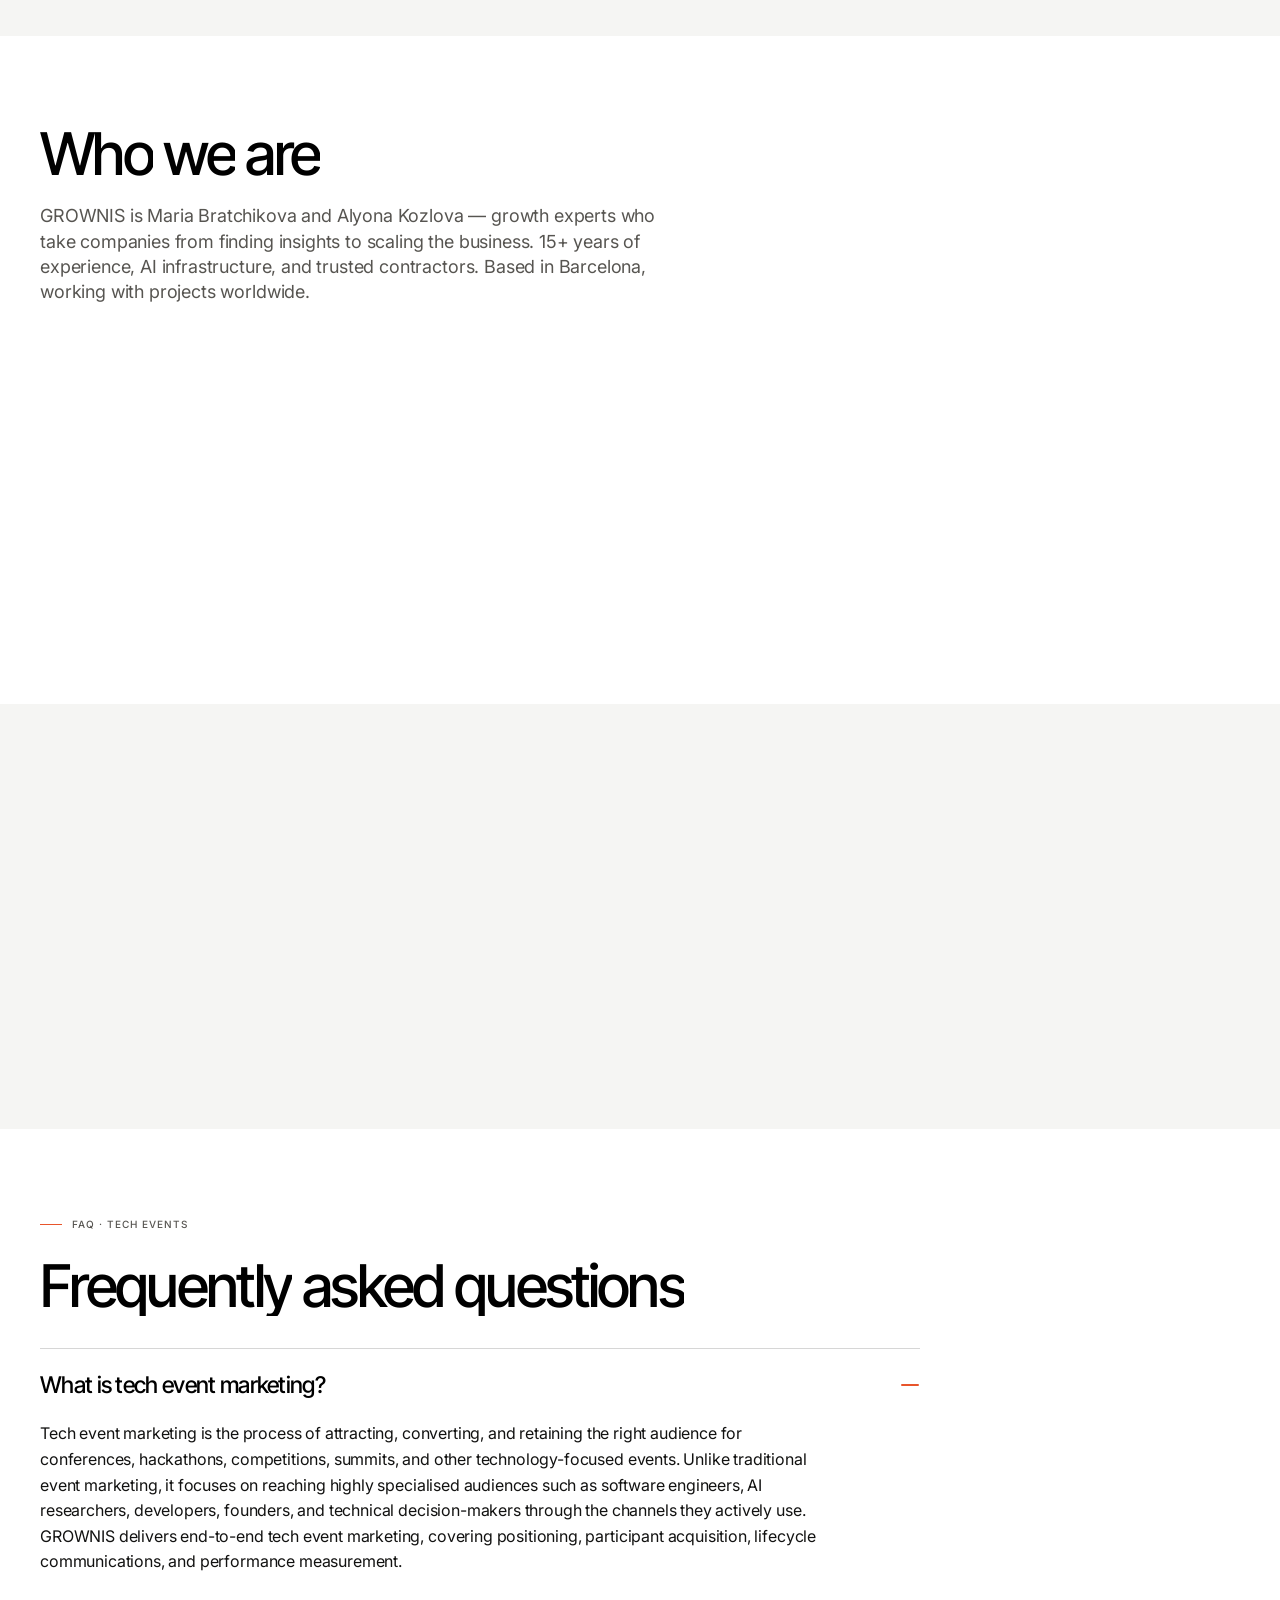
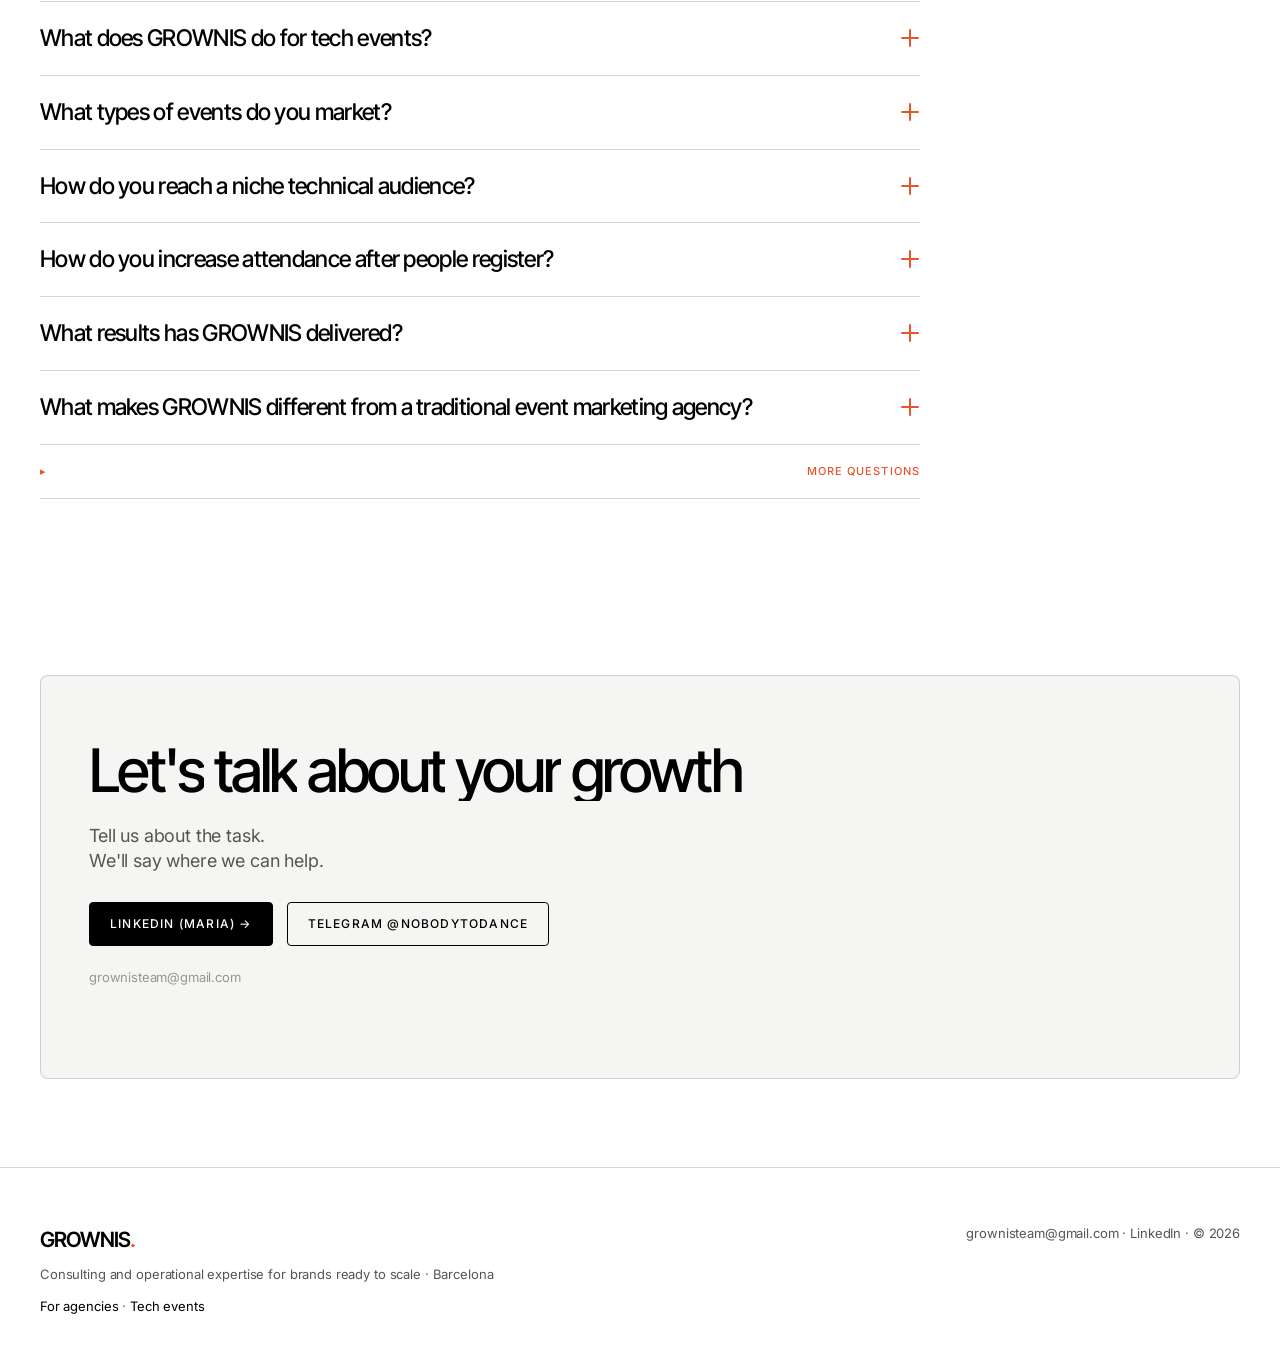
<file: tech-ai-events/index.html>
<!DOCTYPE html>
<html lang="en">
<head>
<meta charset="UTF-8">
<meta name="viewport" content="width=device-width, initial-scale=1.0">
<meta name="robots" content="index, follow, max-image-preview:large">
<!-- Google Tag Manager -->
<script>(function(w,d,s,l,i){w[l]=w[l]||[];w[l].push({'gtm.start':
new Date().getTime(),event:'gtm.js'});var f=d.getElementsByTagName(s)[0],
j=d.createElement(s),dl=l!='dataLayer'?'&l='+l:'';j.async=true;j.src=
'https://www.googletagmanager.com/gtm.js?id='+i+dl;f.parentNode.insertBefore(j,f);
})(window,document,'script','dataLayer','GTM-59QNRNKP');</script>
<!-- End Google Tag Manager -->
<title>Marketing for AI &amp; tech events — GROWNIS</title>
<meta name="description" content="We bring the right technical audience to your tech event — conferences, hackathons, competitions, demo days, summits. Positioning, participant acquisition, content, community, and measurement.">
<link rel="canonical" href="https://grownis.com/tech-ai-events/">
<link rel="alternate" hreflang="en" href="https://grownis.com/tech-ai-events/">
<link rel="alternate" hreflang="x-default" href="https://grownis.com/tech-ai-events/">
<meta property="og:type" content="website">
<meta property="og:site_name" content="GROWNIS">
<meta property="og:locale" content="en_US">
<meta property="og:title" content="Marketing for AI & tech events — GROWNIS">
<meta property="og:description" content="We bring the right technical audience to your tech event — conferences, hackathons, competitions, demo days, summits.">
<meta property="og:url" content="https://grownis.com/tech-ai-events/">
<meta property="og:image" content="https://grownis.com/tech-ai-events/og.png">
<meta property="og:image:width" content="1200">
<meta property="og:image:height" content="630">
<meta name="twitter:card" content="summary_large_image">
<meta name="twitter:title" content="Marketing for AI & tech events — GROWNIS">
<meta name="twitter:description" content="We bring the right technical audience to your tech event — conferences, hackathons, competitions, demo days, summits.">
<meta name="twitter:image" content="https://grownis.com/tech-ai-events/og.png">
<link rel="icon" href="/favicon.ico" sizes="any">
<link rel="icon" type="image/png" sizes="32x32" href="/favicon-32x32.png">
<link rel="icon" type="image/png" sizes="16x16" href="/favicon-16x16.png">
<link rel="apple-touch-icon" href="/apple-touch-icon.png">
<link rel="stylesheet" href="/grownis.css">
<script type="application/ld+json">
{
  "@context": "https://schema.org",
  "@graph": [
    {
      "@type": "Service",
      "@id": "https://grownis.com/tech-ai-events/#service",
      "name": "Marketing for AI & tech events",
      "serviceType": "Event marketing",
      "provider": { "@id": "https://grownis.com/#organization" },
      "areaServed": "Worldwide",
      "description": "Full-funnel marketing that brings the right technical audience — engineers, researchers and technical buyers — to AI and tech events: conferences, hackathons, competitions, demo days and summits."
    },
    {
      "@type": "BreadcrumbList",
      "itemListElement": [
        { "@type": "ListItem", "position": 1, "name": "Home", "item": "https://grownis.com/" },
        { "@type": "ListItem", "position": 2, "name": "Expertise", "item": "https://grownis.com/#expertise" },
        { "@type": "ListItem", "position": 3, "name": "Tech events", "item": "https://grownis.com/tech-ai-events/" }
      ]
    },
    {
      "@type": "FAQPage",
      "mainEntity": [
        {"@type":"Question","name":"What is tech event marketing?","acceptedAnswer":{"@type":"Answer","text":"Tech event marketing is the process of attracting, converting, and retaining the right audience for conferences, hackathons, competitions, summits, and other technology-focused events. Unlike traditional event marketing, it focuses on reaching highly specialised audiences such as software engineers, AI researchers, developers, founders, and technical decision-makers through the channels they actively use. GROWNIS delivers end-to-end tech event marketing, covering positioning, participant acquisition, lifecycle communications, and performance measurement."}},
        {"@type":"Question","name":"What does GROWNIS do for tech events?","acceptedAnswer":{"@type":"Answer","text":"GROWNIS provides full-funnel marketing for AI and technology events. We help organisers define positioning, reach qualified technical audiences, increase registrations, improve attendance rates, and build long-term communities around their events. Our work spans strategy, paid acquisition, PR, community marketing, lifecycle communications, creative production, and analytics."}},
        {"@type":"Question","name":"What types of events do you market?","acceptedAnswer":{"@type":"Answer","text":"We market conferences, hackathons, AI competitions, developer events, startup demo days, innovation challenges, and technology summits. Our experience is strongest in AI, developer, enterprise technology, and deep-tech events where audiences are specialised and traditional mass marketing is less effective."}},
        {"@type":"Question","name":"How do you reach a niche technical audience?","acceptedAnswer":{"@type":"Answer","text":"We start by identifying where the target audience already spends time. Depending on the event, this may include developer communities, Discord and Telegram groups, LinkedIn, GitHub, Hugging Face, Kaggle, universities, industry partners, and specialised media. We combine community seeding, paid media, PR, influencer collaborations, and partner outreach with an analytics-driven registration funnel that measures the journey from first touch to registration."}},
        {"@type":"Question","name":"How do you increase attendance after people register?","acceptedAnswer":{"@type":"Answer","text":"Attendance rate (show rate) measures the percentage of registered participants who actually attend an event. We improve show rates through lifecycle communications, including welcome sequences, reminder campaigns, milestone announcements, countdown communications, and personalised email flows. After the event, we continue engagement with post-event communications that help transform one-time attendees into long-term community members."}},
        {"@type":"Question","name":"What results has GROWNIS delivered?","acceptedAnswer":{"@type":"Answer","text":"For the Agentic RAG Challenge, a global legal AI competition held during Dubai AI Week, GROWNIS attracted 356 participating teams against an initial target of 100 within a two-week promotion window. The campaign generated 137 solution submissions, achieved approximately 72% email open rates, and built a reusable audience across Discord and email that continued beyond the event itself."}},
        {"@type":"Question","name":"What makes GROWNIS different from a traditional event marketing agency?","acceptedAnswer":{"@type":"Answer","text":"GROWNIS specialises in AI, technology, and developer audiences rather than mass-market events. We combine growth marketing, technical community expertise, lifecycle marketing, analytics, and product thinking to optimise the entire participant journey — from first awareness to registration, attendance, and long-term community engagement. Our approach is designed for events where audience quality matters more than audience size."}},
        {"@type":"Question","name":"How is marketing for AI and tech events different from traditional event marketing?","acceptedAnswer":{"@type":"Answer","text":"AI and tech events require reaching niche technical audiences that are often invisible to traditional advertising. Successful campaigns combine community marketing, technical content, partnerships, developer platforms, PR, and lifecycle communications rather than relying primarily on broad social media campaigns. The goal is not simply to maximise registrations but to attract participants who are genuinely qualified and engaged."}},
        {"@type":"Question","name":"How do you measure the success of a tech event marketing campaign?","acceptedAnswer":{"@type":"Answer","text":"Success is measured using business outcomes rather than registrations alone. Typical KPIs include qualified registrations, attendance rate, submission rate for competitions, cost per registration, cost per attendee, email engagement, community growth, and post-event retention. The right metrics depend on the goals of each event."}},
        {"@type":"Question","name":"How long does it take to market a tech event?","acceptedAnswer":{"@type":"Answer","text":"Campaign timelines depend on the size and objectives of the event. Large conferences typically benefit from three to six months of promotion, while hackathons, AI competitions, and focused developer events can often be successfully promoted within two to six weeks when targeting, messaging, and lifecycle communications are prioritised."}},
        {"@type":"Question","name":"Can you launch and promote an event in just a few weeks?","acceptedAnswer":{"@type":"Answer","text":"Yes. While longer preparation generally delivers stronger results, well-planned campaigns can succeed within tight timelines. For the Agentic RAG Challenge, GROWNIS delivered a complete promotion campaign in just two weeks by focusing first on the highest-impact acquisition channels, rapid creative production, community partnerships, and a measurement framework that allowed daily optimisation."}}
      ]
    }
  ]
}
</script>
</head>
<body>
<!-- Google Tag Manager (noscript) -->
<noscript><iframe src="https://www.googletagmanager.com/ns.html?id=GTM-59QNRNKP" height="0" width="0" style="display:none;visibility:hidden"></iframe></noscript>
<!-- End Google Tag Manager (noscript) -->

<!-- ===== NAV ===== -->
<header class="topbar">
  <div class="wrap">
    <a class="wordmark" href="/">GROWNIS<span class="dot">.</span></a>
    <nav>
      <a href="/#what-we-do">What we do</a>
      <a href="/#about">About</a>
      <a href="/#cases">Cases</a>
      <a href="#cta">Contact</a>
    </nav>
    <div class="topbar-right">
      <div class="lang" aria-label="Language"><span class="on">EN</span><span class="sep">/</span><a class="off" href="/ru/">RU</a></div>
      <a class="cta-icon" href="#cta" aria-label="Get in touch"><svg viewBox="0 0 24 24" fill="none" stroke="currentColor" stroke-width="2" stroke-linecap="round" stroke-linejoin="round" aria-hidden="true"><rect x="3" y="5" width="18" height="14" rx="2"></rect><path d="m3 7 9 6 9-6"></path></svg></a>
      <button class="burger" id="burger" aria-label="Menu" aria-expanded="false" aria-controls="mmenu"><span></span><span></span><span></span></button>
    </div>
  </div>
</header>

<!-- мобильное меню -->
<div class="mobile-menu" id="mmenu" aria-hidden="true">
  <nav>
    <a href="/#what-we-do">What we do</a>
    <a href="/#about">About</a>
    <a href="/#cases">Cases</a>
    <a href="#cta">Contact</a>
  </nav>
  <div class="mm-lang"><span class="on">EN</span> / <a class="off" href="/ru/">RU</a></div>
</div>

<!-- ===== HERO ===== -->
<div class="hero hero-sub" id="top">
  <div class="wrap">
    <div class="eyebrow">Focused expertise · Tech events</div>
    <h1>We bring the right technical audience to your <span class="accent">tech event.</span></h1>
    <p class="lede">Conferences, hackathons, competitions, demo days, summits — we run the marketing that gets the right engineers, researchers, and technical buyers to show up. Not a headcount — the audience that makes the event worth running.</p>
    <div class="hero-cta">
      <a class="btn btn-signal" href="#cta">Get in touch →</a>
      <a class="btn btn-ghost" href="#services">See services →</a>
    </div>
  </div>
</div>

<!-- ===== WHAT WE DO (W2) ===== -->
<section id="services" class="section-card">
  <div class="wrap">
    <div class="sec-head">
      <h2>What we do</h2>
      <p>One job: get the right technical audience to your event — and keep them after it.</p>
    </div>
    <div class="svc-flow">
      <div class="row"><div class="num">1</div><div><h3>Foundation</h3><p>Audit every touchpoint before launch — site, landing, socials, registration — and fix the leaks.</p><div class="out"><b>Output:</b> a touchpoint audit + a registration funnel that converts.</div></div></div>
      <div class="row"><div class="num">2</div><div><h3>Creative &amp; Content</h3><p>Define what to say, to whom and when — then produce the assets for every channel and stage.</p><div class="out"><b>Output:</b> messaging platform, creative kit, cross-channel content plan.</div></div></div>
      <div class="row"><div class="num">3</div><div><h3>Promotion</h3><p>Reach the right technical audience via paid, PR, influencers, partners and communities.</p><div class="out"><b>Output:</b> a channel plan + live campaigns + content distribution.</div></div></div>
      <div class="row"><div class="num">4</div><div><h3>Audience Lifecycle</h3><p>Turn registrations into attendance — and a one-off event into a returning community.</p><div class="out"><b>Output:</b> a lifecycle system that lifts show-rate and builds community.</div></div></div>
      <div class="row"><div class="num">5</div><div><h3>Measurement</h3><p>Track the full funnel: promotion → registration → attendance → qualified leads.</p><div class="out"><b>Output:</b> an event funnel + the metrics worth watching.</div></div></div>
    </div>
  </div>
</section>

<!-- ===== CASE ===== -->
<section id="case">
  <div class="wrap">
    <div class="sec-head" style="margin-bottom:32px">
      <h2>How we filled an AI competition in two weeks</h2>
    </div>

    <div class="facts stack" style="max-width:680px;margin-bottom:40px">
      <div><div class="fk">Client</div><div class="fv">Agentic RAG Challenge — a global legal-AI competition</div></div>
      <div><div class="fk">Goal</div><div class="fv">Fill a highly technical competition with AI engineers and agent teams able to build benchmark-level solutions — in just two weeks.</div></div>
      <div><div class="fk">Context</div><div class="fv">An international legal-AI engineering competition held as part of <b>Dubai AI Week</b> and the <b>Machines Can See</b> conference. Teams built production-grade Agentic RAG systems on real legal datasets from the <b>Dubai International Financial Centre (DIFC)</b>. The initiative aligned with the UAE's national AI agenda, bringing together developers, researchers, and AI engineers competing for recognition at one of the region's flagship AI events.</div></div>
    </div>

    <div class="metric-cards">
      <div class="mc"><div class="big">356</div><div class="cap">Teams · target 100 (3.5×)</div></div>
      <div class="mc"><div class="big">137</div><div class="cap">Solution submissions</div></div>
      <div class="mc"><div class="big">~72<span class="u">%</span></div><div class="cap">Email open rate</div></div>
      <div class="mc"><div class="big" style="font-size:clamp(19px,2.2vw,24px);line-height:1.25">Email&nbsp;DB<br>+ Discord</div><div class="cap">Reusable audience asset</div></div>
    </div>

    <blockquote class="quote-accent" style="margin-top:44px">
      <p>“The biggest outcome wasn't just a successful event — it was a niche audience that stays engaged after it ends. Every future launch starts with a community that already knows and trusts the brand.”</p>
      <cite><b>Maria Bratchikova</b> · Grownis co-founder</cite>
    </blockquote>
  </div>
</section>

<!-- ===== PRINCIPLES (dark cards) ===== -->
<section id="how" class="section-card">
  <div class="wrap">
    <div class="sec-head"><h2>Principles</h2></div>
    <div class="principles">
      <div class="principle dark"><div class="k">/ 01</div><h3>Senior × AI</h3><p>The expert sets direction, AI takes the volume and iterations, the expert validates the result. Senior-level quality at AI speed — no juniors on your project.</p></div>
      <div class="principle dark"><div class="k">/ 02</div><h3>Data-driven</h3><p>Every decision comes from data and analysis. Transparent reporting at every step.</p></div>
    </div>
  </div>
</section>

<!-- ===== WHO WE ARE ===== -->
<section id="about">
  <div class="wrap">
    <div class="sec-head">
      <h2>Who we are</h2>
      <p>GROWNIS is Maria Bratchikova and Alyona Kozlova — growth experts who take companies from finding insights to scaling the business. 15+ years of experience, AI infrastructure, and trusted contractors. Based in Barcelona, working with projects worldwide.</p>
    </div>
    <div class="team">
      <div class="member">
        <div class="ava" style="background-image:url('/maria.jpg')"></div>
        <div>
          <h3>Maria Bratchikova</h3>
          <div class="role">Customer lifecycle, retention and loyalty, product management. 15+ years in Martech. Sportmaster (sports retail), Petrovich (DIY retail), fashion retail.</div>
          <a href="https://www.linkedin.com/in/maria-bratchikova/" target="_blank" rel="noopener">LinkedIn →</a>
        </div>
      </div>
      <div class="member">
        <div class="ava" style="background-image:url('/alena.jpg')"></div>
        <div>
          <h3>Alyona Kozlova</h3>
          <div class="role">Media, brand and performance strategy. 15+ years: OMD, GroupM, Dentsu; S7, Coca-Cola, Bosnalijek, Leo Pharma, Astellas (managing budgets of €10M+ a year).</div>
          <a href="https://www.linkedin.com/in/alyona-kozlova-4a8a1a46/" target="_blank" rel="noopener">LinkedIn →</a>
        </div>
      </div>
    </div>
  </div>
</section>

<!-- ===== ENGAGEMENT MODELS ===== -->
<section class="section-card">
  <div class="wrap">
    <div class="sec-head"><h2>Engagement models</h2></div>
    <div class="grid-3">
      <div class="fcard"><div class="n">/ 01</div><h3>Project / KPI-based</h3><p>One task or metric, a clear result and deadline.</p></div>
      <div class="fcard"><div class="n">/ 02</div><h3>Setup</h3><p>A one-time foundation: research, strategy, positioning, launch.</p></div>
      <div class="fcard"><div class="n">/ 03</div><h3>Ongoing</h3><p>Continuous delivery as your part-time Head of Growth.</p></div>
    </div>
  </div>
</section>

<!-- ===== FAQ ===== -->
<section id="faq">
  <div class="wrap">
    <div class="eyebrow">FAQ · Tech events</div>
    <div class="sec-head" style="margin-bottom:30px"><h2>Frequently asked questions</h2></div>
    <div class="faq">
      <details open>
        <summary><span>What is tech event marketing?</span><span class="ic"></span></summary>
        <div class="ans">Tech event marketing is the process of attracting, converting, and retaining the right audience for conferences, hackathons, competitions, summits, and other technology-focused events. Unlike traditional event marketing, it focuses on reaching highly specialised audiences such as software engineers, AI researchers, developers, founders, and technical decision-makers through the channels they actively use. GROWNIS delivers end-to-end tech event marketing, covering positioning, participant acquisition, lifecycle communications, and performance measurement.</div>
      </details>
      <details>
        <summary><span>What does GROWNIS do for tech events?</span><span class="ic"></span></summary>
        <div class="ans">GROWNIS provides full-funnel marketing for AI and technology events. We help organisers define positioning, reach qualified technical audiences, increase registrations, improve attendance rates, and build long-term communities around their events. Our work spans strategy, paid acquisition, PR, community marketing, lifecycle communications, creative production, and analytics.</div>
      </details>
      <details>
        <summary><span>What types of events do you market?</span><span class="ic"></span></summary>
        <div class="ans">We market conferences, hackathons, AI competitions, developer events, startup demo days, innovation challenges, and technology summits. Our experience is strongest in AI, developer, enterprise technology, and deep-tech events where audiences are specialised and traditional mass marketing is less effective.</div>
      </details>
      <details>
        <summary><span>How do you reach a niche technical audience?</span><span class="ic"></span></summary>
        <div class="ans">We start by identifying where the target audience already spends time. Depending on the event, this may include developer communities, Discord and Telegram groups, LinkedIn, GitHub, Hugging Face, Kaggle, universities, industry partners, and specialised media. We combine community seeding, paid media, PR, influencer collaborations, and partner outreach with an analytics-driven registration funnel that measures the journey from first touch to registration.</div>
      </details>
      <details>
        <summary><span>How do you increase attendance after people register?</span><span class="ic"></span></summary>
        <div class="ans">Attendance rate (show rate) measures the percentage of registered participants who actually attend an event. We improve show rates through lifecycle communications, including welcome sequences, reminder campaigns, milestone announcements, countdown communications, and personalised email flows. After the event, we continue engagement with post-event communications that help transform one-time attendees into long-term community members.</div>
      </details>
      <details>
        <summary><span>What results has GROWNIS delivered?</span><span class="ic"></span></summary>
        <div class="ans">For the Agentic RAG Challenge, a global legal AI competition held during Dubai AI Week, GROWNIS attracted <b>356 participating teams</b> against an initial target of 100 within a two-week promotion window. The campaign generated <b>137 solution submissions</b>, achieved approximately <b>72% email open rates</b>, and built a reusable audience across Discord and email that continued beyond the event itself.</div>
      </details>
      <details>
        <summary><span>What makes GROWNIS different from a traditional event marketing agency?</span><span class="ic"></span></summary>
        <div class="ans">GROWNIS specialises in AI, technology, and developer audiences rather than mass-market events. We combine growth marketing, technical community expertise, lifecycle marketing, analytics, and product thinking to optimise the entire participant journey — from first awareness to registration, attendance, and long-term community engagement. Our approach is designed for events where audience quality matters more than audience size.</div>
      </details>
      <details class="faq-more">
        <summary><span class="chev">▸</span><span class="lbl-more">More questions</span><span class="lbl-less">Fewer questions</span></summary>
        <div class="faq-inner">
          <details>
            <summary><span>How is marketing for AI and tech events different from traditional event marketing?</span><span class="ic"></span></summary>
            <div class="ans">AI and tech events require reaching niche technical audiences that are often invisible to traditional advertising. Successful campaigns combine community marketing, technical content, partnerships, developer platforms, PR, and lifecycle communications rather than relying primarily on broad social media campaigns. The goal is not simply to maximise registrations but to attract participants who are genuinely qualified and engaged.</div>
          </details>
          <details>
            <summary><span>How do you measure the success of a tech event marketing campaign?</span><span class="ic"></span></summary>
            <div class="ans">Success is measured using business outcomes rather than registrations alone. Typical KPIs include qualified registrations, attendance rate, submission rate for competitions, cost per registration, cost per attendee, email engagement, community growth, and post-event retention. The right metrics depend on the goals of each event.</div>
          </details>
          <details>
            <summary><span>How long does it take to market a tech event?</span><span class="ic"></span></summary>
            <div class="ans">Campaign timelines depend on the size and objectives of the event. Large conferences typically benefit from three to six months of promotion, while hackathons, AI competitions, and focused developer events can often be successfully promoted within two to six weeks when targeting, messaging, and lifecycle communications are prioritised.</div>
          </details>
          <details>
            <summary><span>Can you launch and promote an event in just a few weeks?</span><span class="ic"></span></summary>
            <div class="ans">Yes. While longer preparation generally delivers stronger results, well-planned campaigns can succeed within tight timelines. For the Agentic RAG Challenge, GROWNIS delivered a complete promotion campaign in just two weeks by focusing first on the highest-impact acquisition channels, rapid creative production, community partnerships, and a measurement framework that allowed daily optimisation.</div>
          </details>
        </div>
      </details>
    </div>
  </div>
</section>

<!-- ===== CTA / CONTACT ===== -->
<section id="cta">
  <div class="wrap">
    <div class="cta">
      <h2>Let's talk about your growth</h2>
      <p>Tell us about the task.<br>We'll say where we can help.</p>
      <div class="btn-row">
        <a class="btn btn-signal" href="https://www.linkedin.com/in/maria-bratchikova/" target="_blank" rel="noopener">LinkedIn (Maria) →</a>
        <a class="btn btn-ghost" href="https://t.me/nobodytodance" target="_blank" rel="noopener">Telegram @nobodytodance</a>
      </div>
      <p style="margin-top:22px;font-family:var(--font-mono);font-size:13px;color:#9A9494">grownisteam@gmail.com</p>
    </div>
  </div>
</section>

<!-- ===== FOOTER ===== -->
<footer class="foot">
  <div class="wrap">
    <div>
      <span class="wordmark">GROWNIS<span class="dot">.</span></span>
      <p style="margin-top:10px">Consulting and operational expertise for brands ready to scale · Barcelona</p>
      <p class="foot-links"><a href="/data-growth-agencies/">For agencies</a> · <a href="/tech-ai-events/">Tech events</a></p>
    </div>
    <p>grownisteam@gmail.com · <a href="https://www.linkedin.com/company/grownis/" target="_blank" rel="noopener">LinkedIn</a> · © 2026</p>
  </div>
</footer>

<script>
(function(){
  var b=document.getElementById('burger'), m=document.getElementById('mmenu');
  if(!b||!m) return;
  function set(open){
    b.classList.toggle('open',open);
    m.classList.toggle('open',open);
    b.setAttribute('aria-expanded',open);
    m.setAttribute('aria-hidden',!open);
    document.body.style.overflow=open?'hidden':'';
  }
  b.addEventListener('click',function(){set(!m.classList.contains('open'));});
  m.querySelectorAll('a').forEach(function(a){a.addEventListener('click',function(){set(false);});});
})();
</script>
<script>
/* GROWNIS v3.1 motion: reveal + word-slide + rotator + clip-wipe + draw-line + magnetic + cursor */
(function(){
  var RM = window.matchMedia('(prefers-reduced-motion: reduce)').matches;
  var FINE = window.matchMedia('(pointer:fine)').matches;
  document.documentElement.classList.add('js');
  function esc(s){return s.replace(/&/g,'&amp;').replace(/</g,'&lt;').replace(/>/g,'&gt;');}

  /* hero rotator — смена ключевых слов */
  (function(){
    var lede=document.querySelector('.hero .lede'); if(!lede) return;
    var ru=(document.documentElement.lang==='ru');
    var stat=ru?'Делаем':'We do';
    var words=ru?['Позиционирование','Привлечение','Удержание','SMM & PR']
                :['Positioning','Lead generation','Retention','SMM & PR'];
    var box=document.createElement('div'); box.className='hero-rotator';
    box.innerHTML='<span class="rot-static"></span> <span class="rot-word"></span>';
    box.querySelector('.rot-static').textContent=stat;
    var w=box.querySelector('.rot-word'); w.textContent=words[0];
    lede.insertAdjacentElement('afterend',box);
    if(!RM){ var i=0; setInterval(function(){ w.classList.add('swap');
      setTimeout(function(){ i=(i+1)%words.length; w.textContent=words[i]; w.classList.remove('swap'); },500);
    },2600); }
  })();

  if(RM){ return; }

  /* word-split для заголовков + What we do */
  document.querySelectorAll('.sec-head h2, .cta h2, .what-rows .t').forEach(function(el){
    var parts=el.textContent.trim().split(/\s+/);
    el.innerHTML=parts.map(function(wd,i){return '<span class="w"><span style="transition-delay:'+(i*80)+'ms">'+esc(wd)+'</span></span>';}).join(' ');
    el.classList.add('sw');
  });

  /* классы скрытия для reveal / clip */
  var revSel='.hero h1, .hero .lede, .hero .hero-cta, .hero-rotator, .sec-head p, .what-rows .row > div, .case, .member, .fcard, .principle, .exp-item, .metric-cards .mc, .svc, .pain, .quote-accent, .quote-band, .capstone, .facts, .steplist .row, .svc-flow .row, .svc-rows .row, .cta .contact-lines';
  [].forEach.call(document.querySelectorAll(revSel),function(el){el.classList.add('reveal');});
  void document.documentElement.offsetHeight;

  function show(el,d){ if(d) el.style.transitionDelay=d+'ms'; el.classList.add('in'); }
  var obsSel='.reveal, .sw';
  var io=new IntersectionObserver(function(es){
    es.forEach(function(e){ if(e.isIntersecting){ show(e.target,0); io.unobserve(e.target); } });
  },{threshold:.14, rootMargin:'0px 0px -10% 0px'});
  var vh=window.innerHeight||800, n=0;
  [].forEach.call(document.querySelectorAll(obsSel),function(el){
    var top=el.getBoundingClientRect().top;
    if(top < vh*0.92){ (function(el,d){ setTimeout(function(){ show(el,0); }, d); })(el, 90+(n++)*70); }
    else io.observe(el);
  });

  /* магнитные ссылки/кнопки */
  if(FINE){
    [].forEach.call(document.querySelectorAll('.topbar nav a, .cta .contact-lines a'),function(el){
      el.classList.add('mag');
      el.addEventListener('mousemove',function(e){var r=el.getBoundingClientRect();
        el.style.transform='translate('+(e.clientX-(r.left+r.width/2))*0.25+'px,'+(e.clientY-(r.top+r.height/2))*0.35+'px)';});
      el.addEventListener('mouseleave',function(){el.style.transform='';});
    });
  }

  /* кастомный курсор */
  if(FINE){
    var dot=document.createElement('div'); dot.className='cur-dot';
    var ring=document.createElement('div'); ring.className='cur-ring';
    document.body.appendChild(dot); document.body.appendChild(ring);
    document.documentElement.classList.add('has-cursor');
    var mx=innerWidth/2,my=innerHeight/2,rx=mx,ry=my,vis=false;
    addEventListener('mousemove',function(e){ mx=e.clientX;my=e.clientY;
      dot.style.transform='translate('+mx+'px,'+my+'px)';
      if(!vis){vis=true;dot.style.opacity=1;ring.style.opacity=1;} });
    addEventListener('mouseout',function(e){ if(!e.relatedTarget){dot.style.opacity=0;ring.style.opacity=0;vis=false;} });
    (function loop(){ rx+=(mx-rx)*.18; ry+=(my-ry)*.18; ring.style.transform='translate('+rx+'px,'+ry+'px)'; requestAnimationFrame(loop); })();
    [].forEach.call(document.querySelectorAll('a,button,.btn,.case,.exp-item,.member,.fcard,.what-rows .row,summary'),function(el){
      el.addEventListener('mouseenter',function(){ring.classList.add('big')});
      el.addEventListener('mouseleave',function(){ring.classList.remove('big')});
    });
  }
})();
</script>
</body>
</html>
</file>
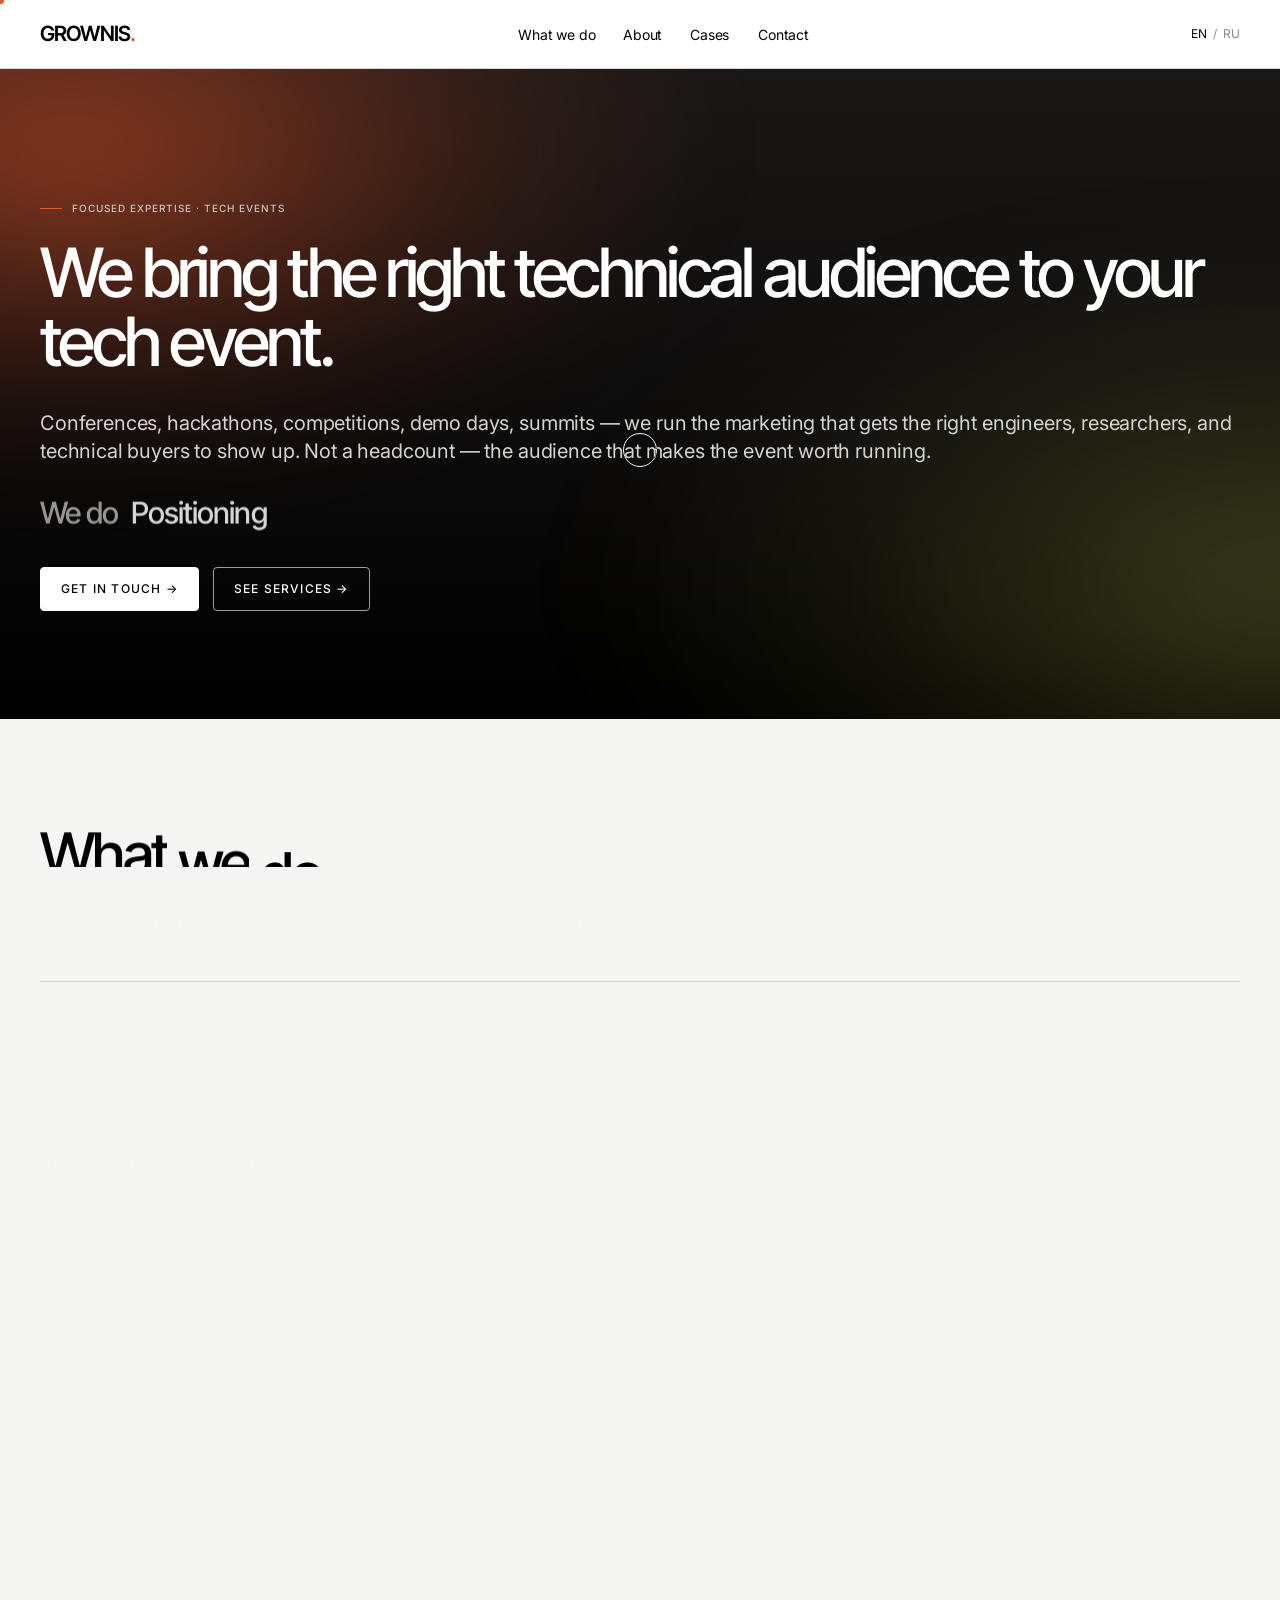
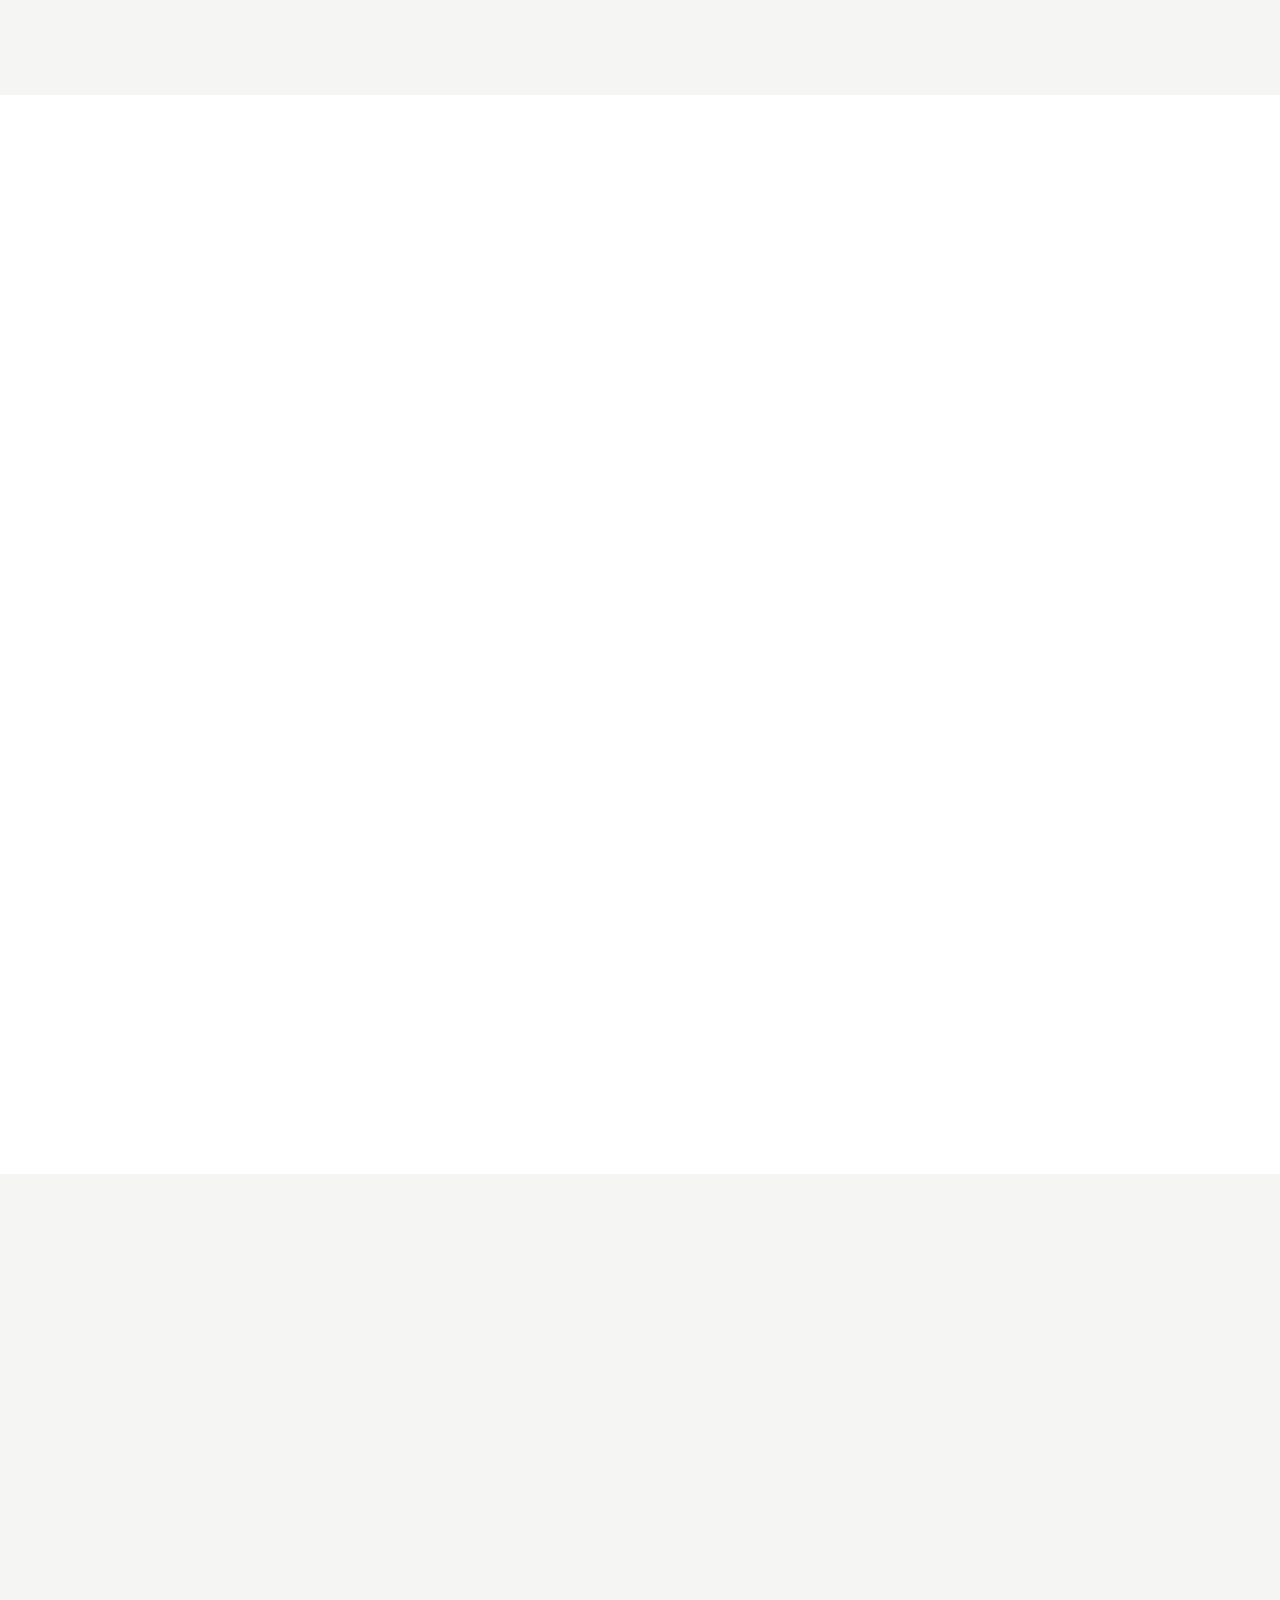
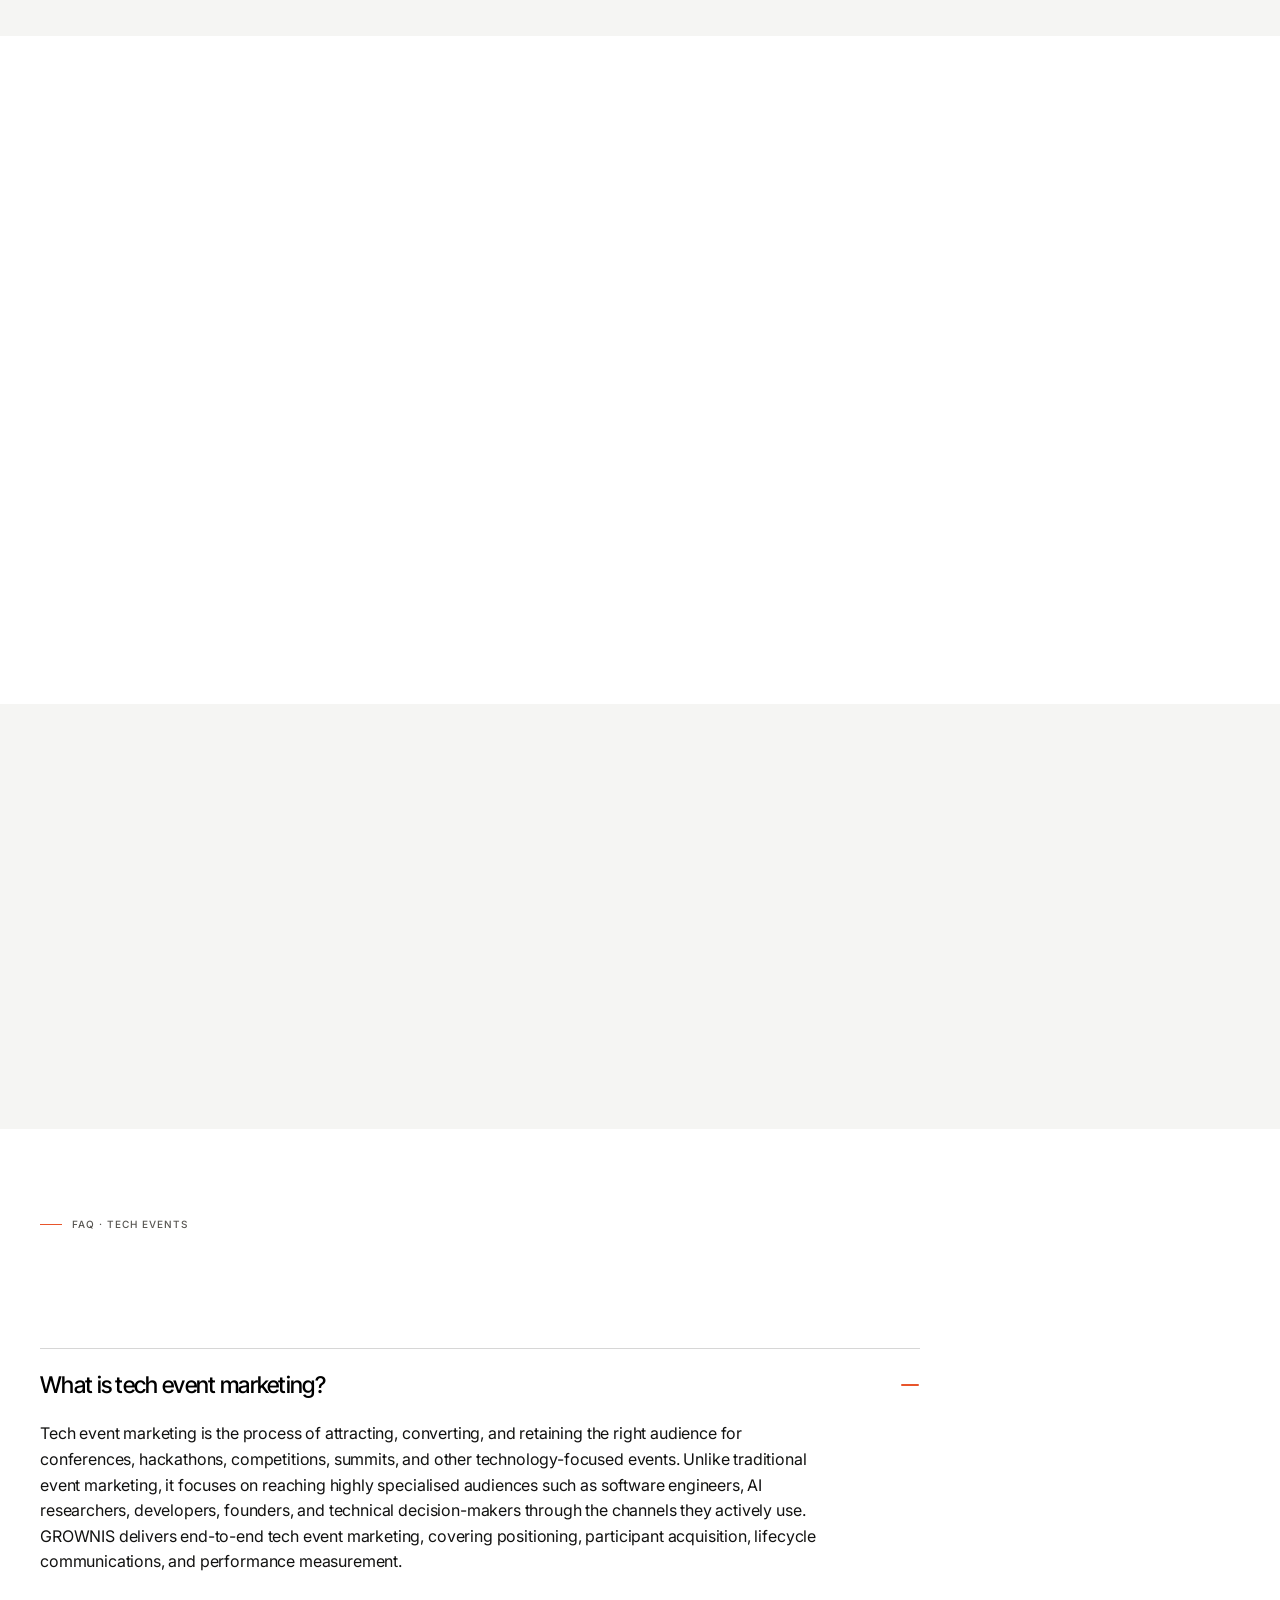
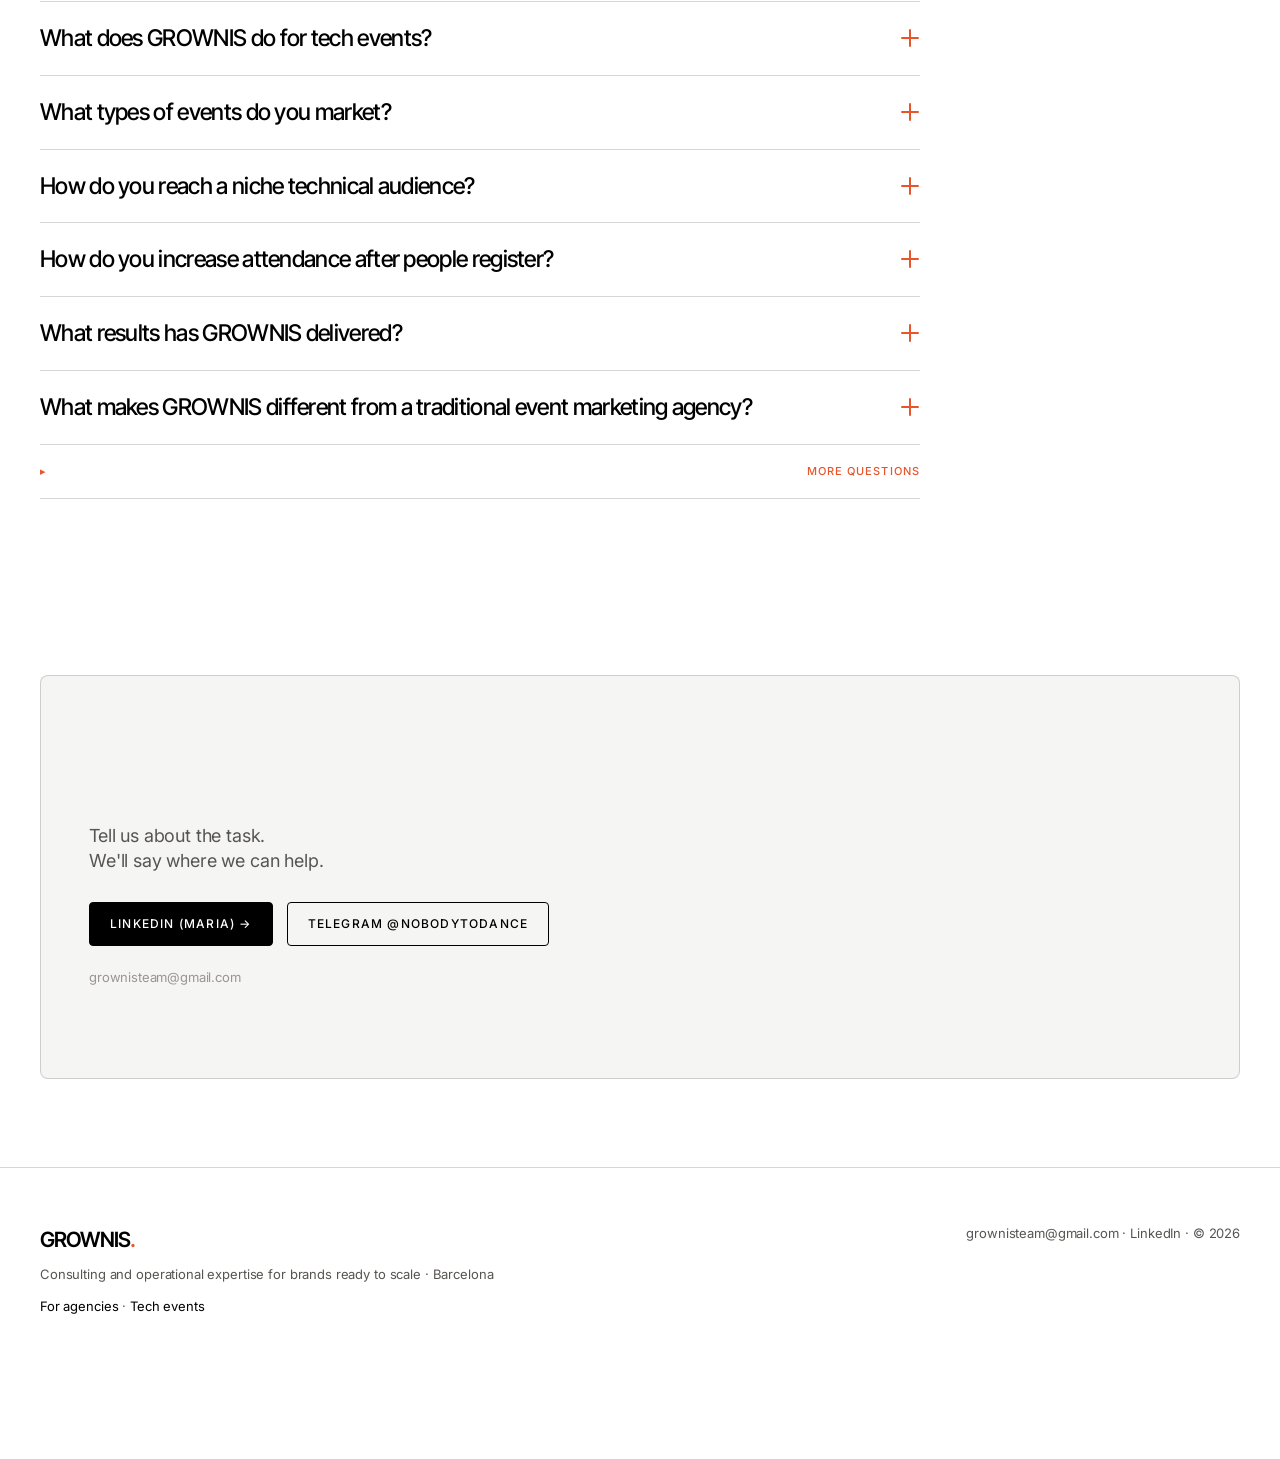
<file: en/tech-ai-events/index.html>
<!DOCTYPE html><html lang="en"><head><meta charset="UTF-8"><title>GROWNIS</title><link rel="canonical" href="https://grownis.com/tech-ai-events/"><meta http-equiv="refresh" content="0; url=/tech-ai-events/"><meta name="robots" content="noindex"></head><body>Moved to <a href="/tech-ai-events/">grownis.com/tech-ai-events/</a></body></html>
</file>
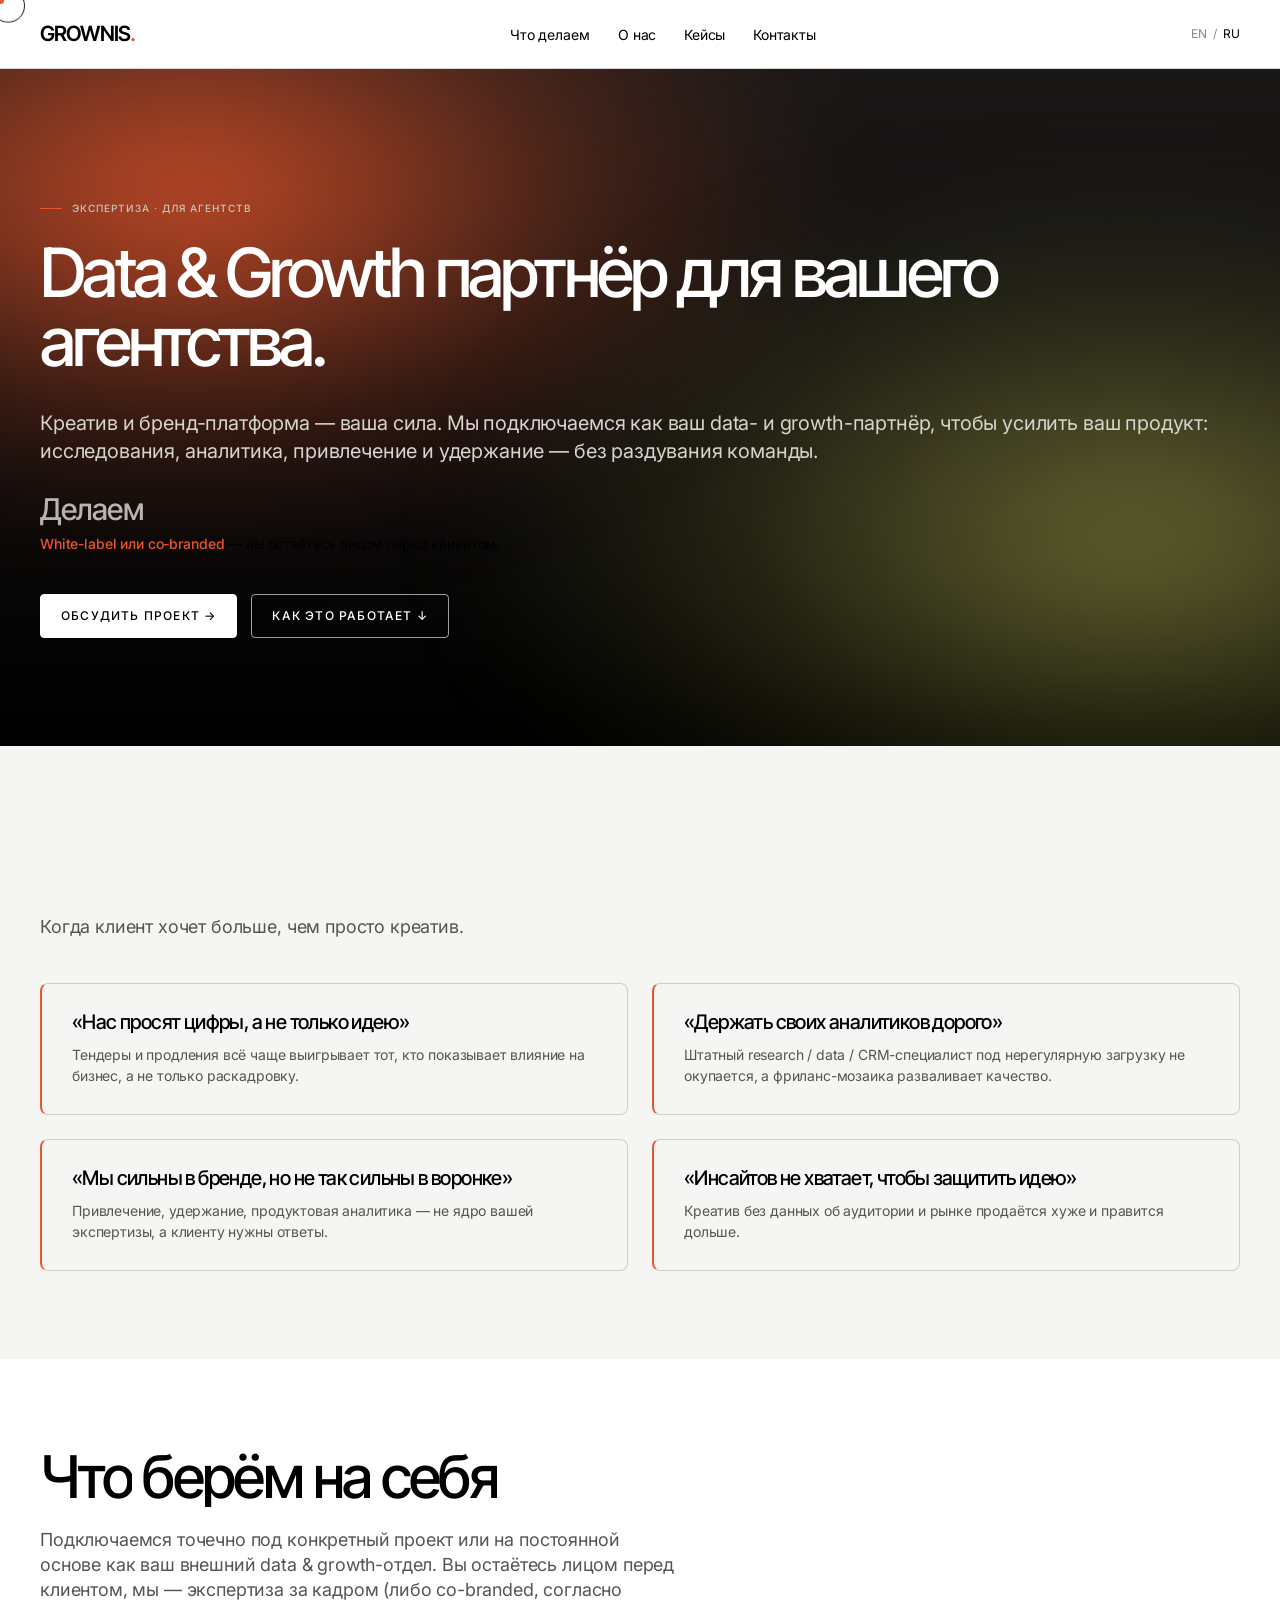
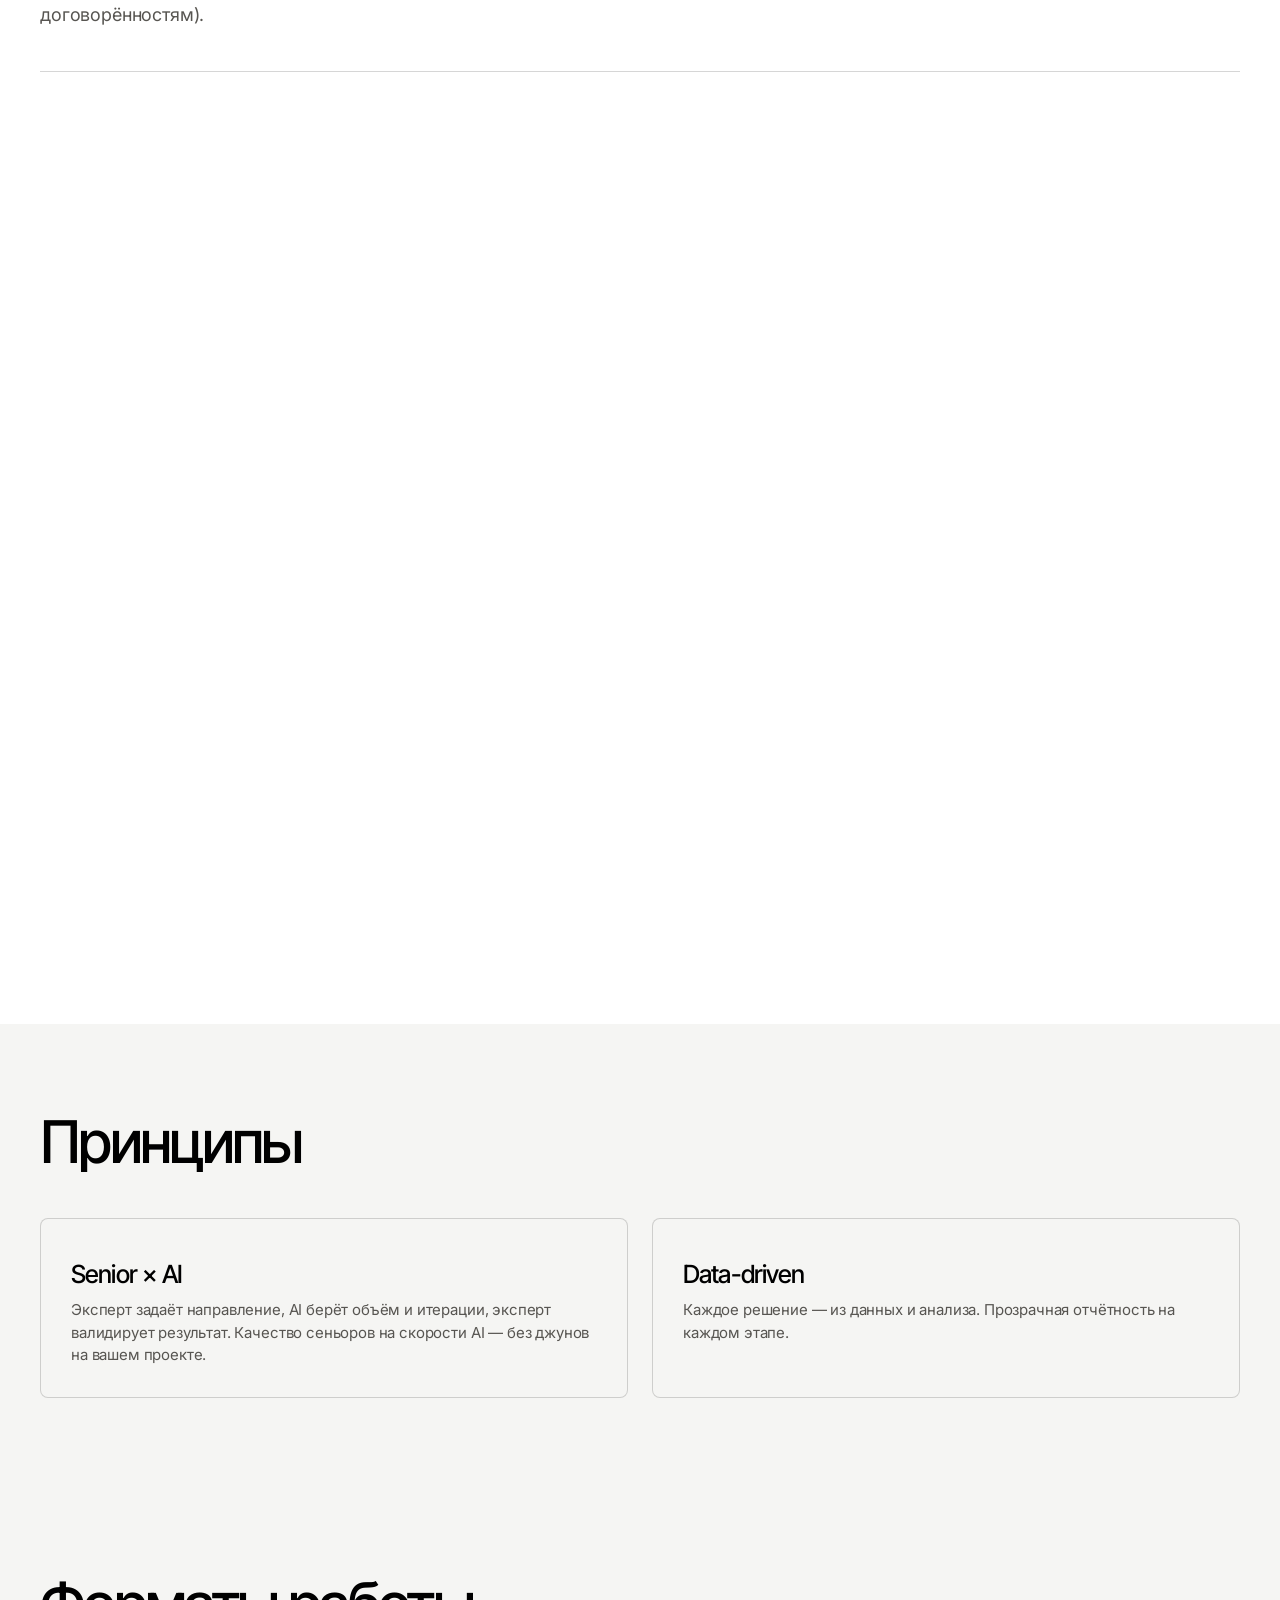
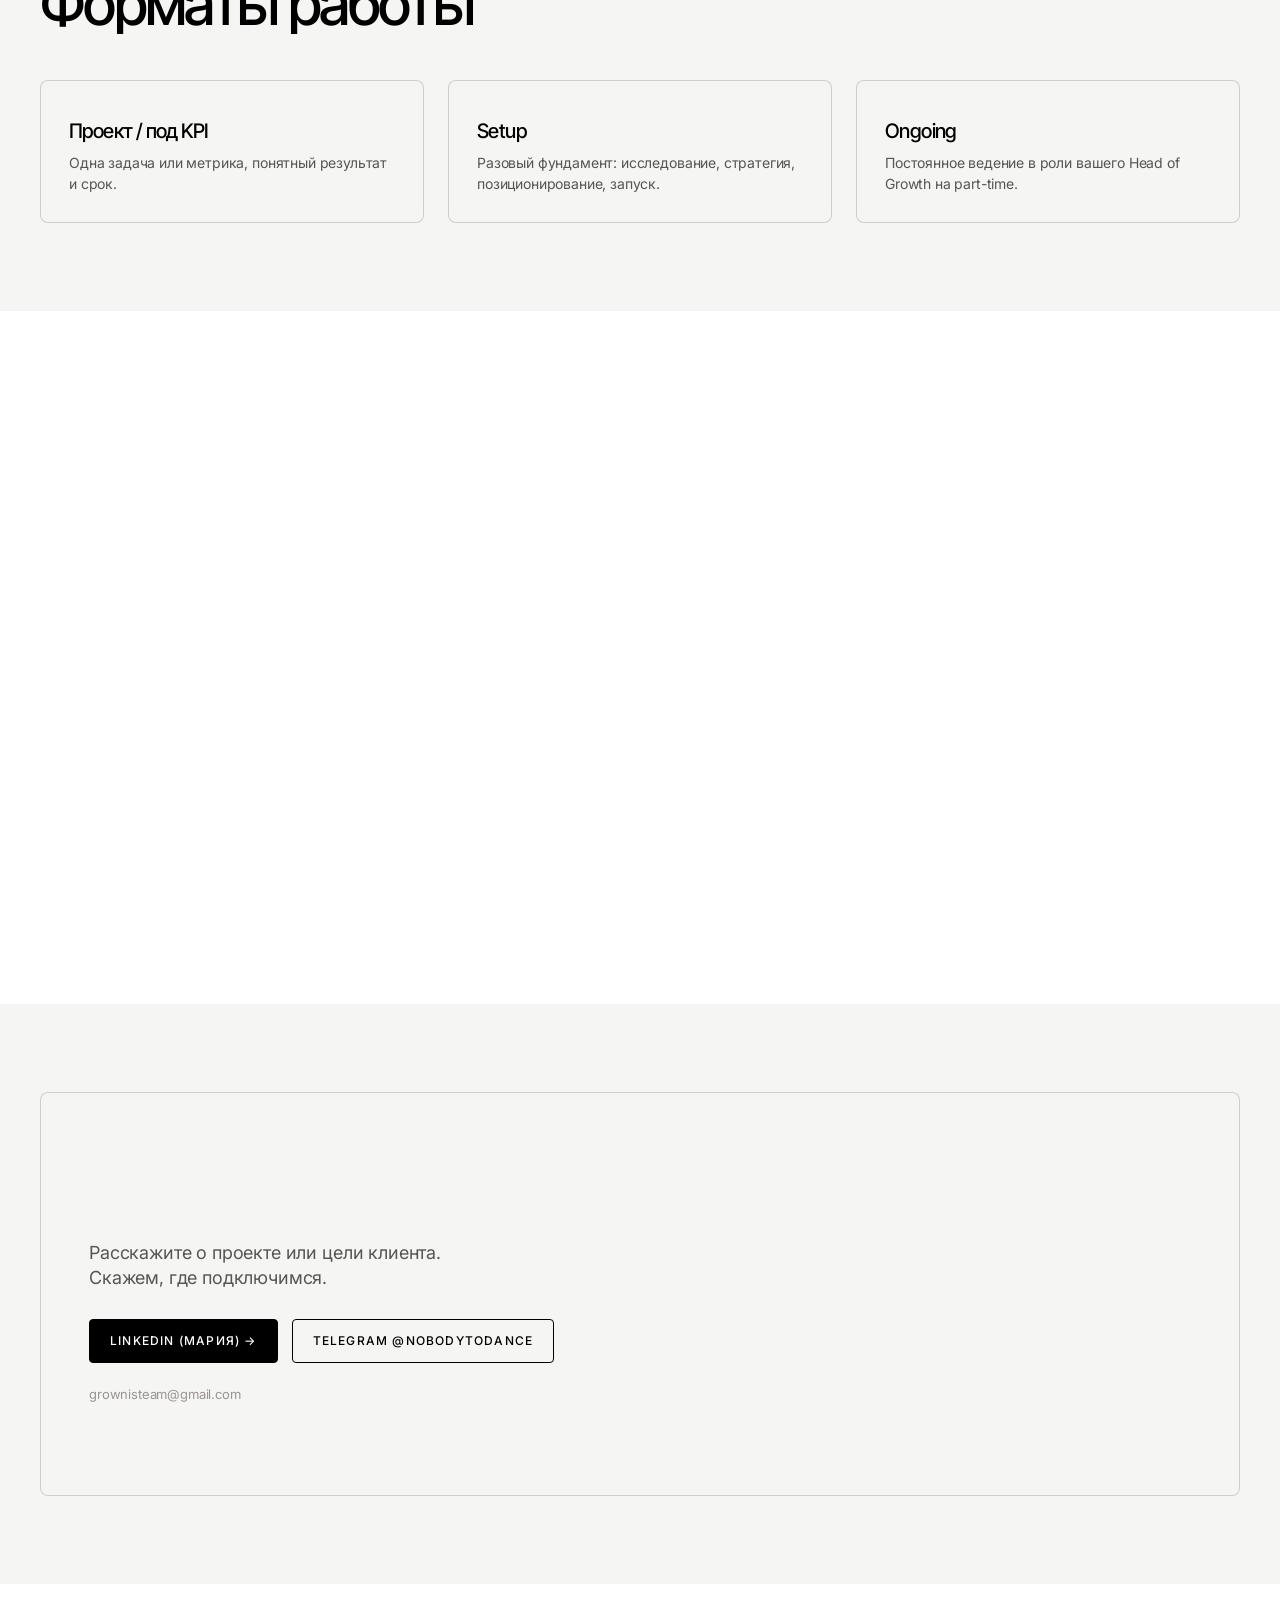
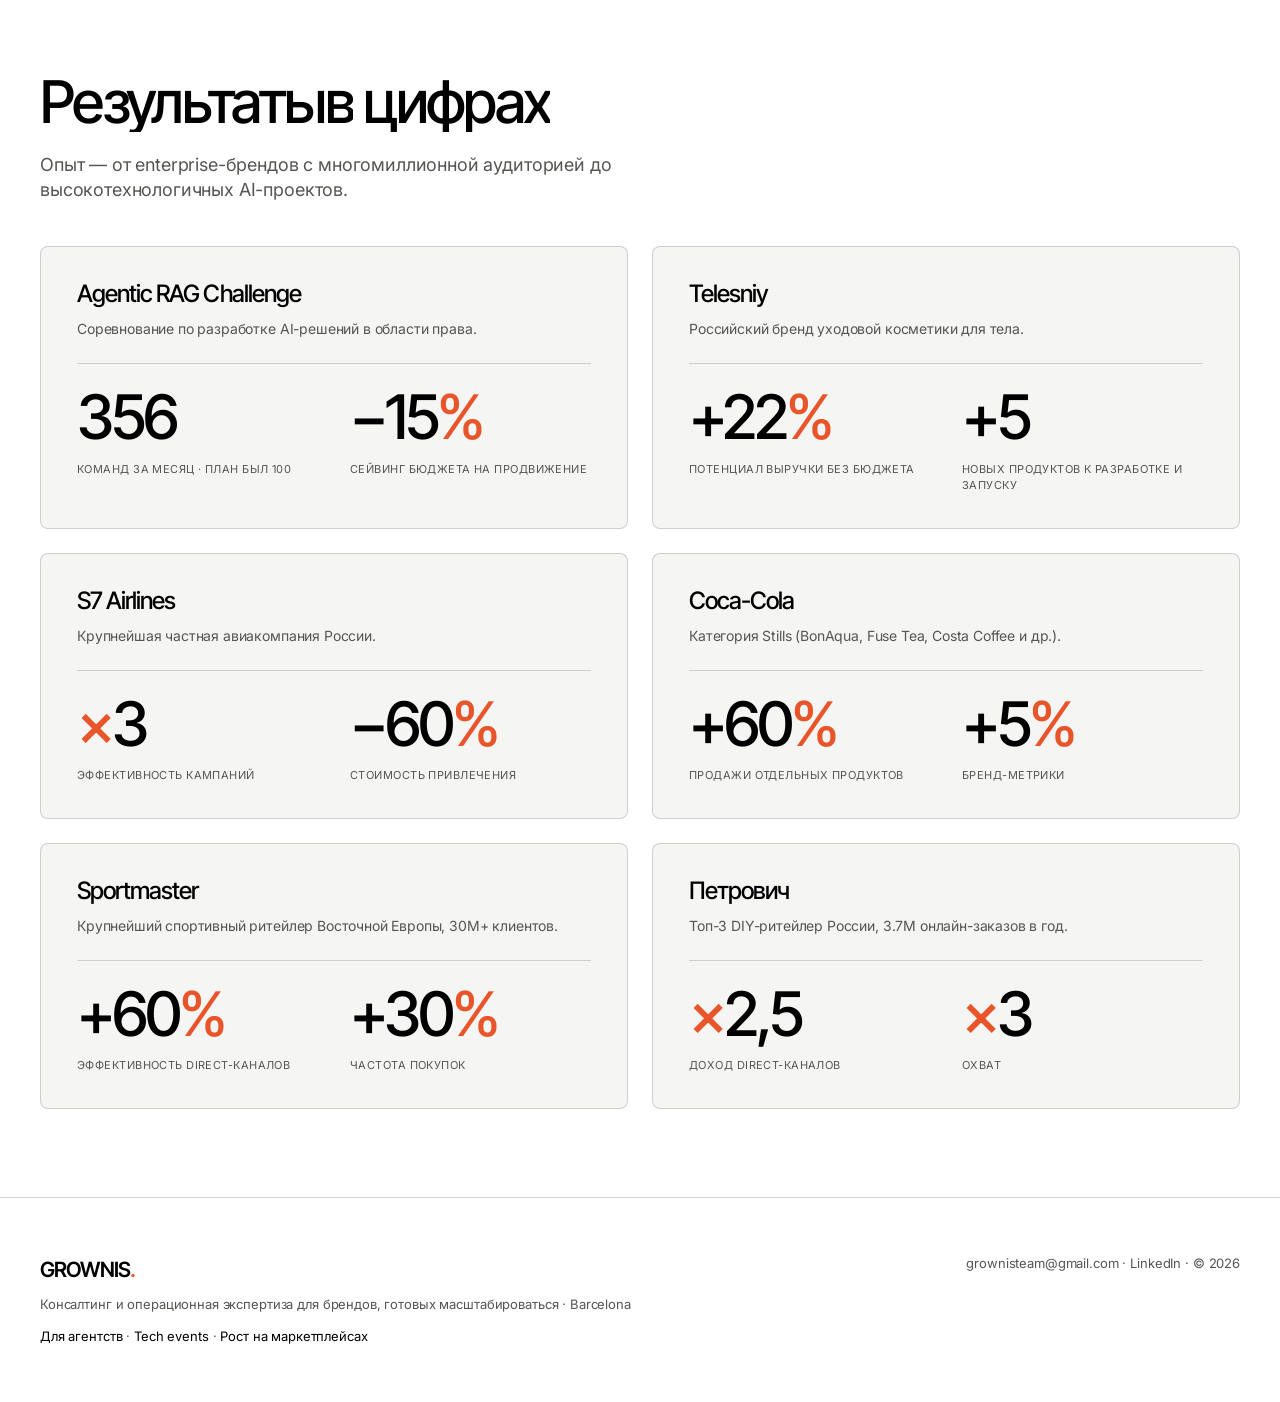
<file: ru/data-growth-agencies/index.html>
<!DOCTYPE html>
<html lang="ru">
<head>
<meta charset="UTF-8">
<meta name="viewport" content="width=device-width, initial-scale=1.0">
<meta name="robots" content="index, follow, max-image-preview:large">
<!-- Google Tag Manager -->
<script>(function(w,d,s,l,i){w[l]=w[l]||[];w[l].push({'gtm.start':
new Date().getTime(),event:'gtm.js'});var f=d.getElementsByTagName(s)[0],
j=d.createElement(s),dl=l!='dataLayer'?'&l='+l:'';j.async=true;j.src=
'https://www.googletagmanager.com/gtm.js?id='+i+dl;f.parentNode.insertBefore(j,f);
})(window,document,'script','dataLayer','GTM-59QNRNKP');</script>
<!-- End Google Tag Manager -->
<title>Data &amp; Growth партнёр для агентств — GROWNIS</title>
<meta name="description" content="Усиливаем проекты креативных и брендинговых агентств data- и growth-экспертизой: исследования, аналитика, привлечение и удержание. White-label, под вашим брендом.">
<link rel="canonical" href="https://grownis.com/ru/data-growth-agencies/">
<link rel="alternate" hreflang="en" href="https://grownis.com/data-growth-agencies/">
<link rel="alternate" hreflang="ru" href="https://grownis.com/ru/data-growth-agencies/">
<link rel="alternate" hreflang="x-default" href="https://grownis.com/data-growth-agencies/">
<meta property="og:type" content="website">
<meta property="og:site_name" content="GROWNIS">
<meta property="og:locale" content="ru_RU">
<meta property="og:locale:alternate" content="en_US">
<meta property="og:title" content="Data & Growth партнёр для агентств — GROWNIS">
<meta property="og:description" content="Усиливаем проекты креативных и брендинговых агентств data- и growth-экспертизой: исследования, аналитика, привлечение и удержание. White-label, под вашим брендом.">
<meta property="og:url" content="https://grownis.com/ru/data-growth-agencies/">
<meta property="og:image" content="https://grownis.com/ru/data-growth-agencies/og.png">
<meta property="og:image:width" content="1200">
<meta property="og:image:height" content="630">
<meta name="twitter:card" content="summary_large_image">
<meta name="twitter:title" content="Data & Growth партнёр для агентств — GROWNIS">
<meta name="twitter:description" content="Усиливаем проекты креативных и брендинговых агентств data- и growth-экспертизой: исследования, аналитика, привлечение и удержание.">
<meta name="twitter:image" content="https://grownis.com/ru/data-growth-agencies/og.png">
<link rel="icon" href="/favicon.ico" sizes="any">
<link rel="icon" type="image/png" sizes="32x32" href="/favicon-32x32.png">
<link rel="icon" type="image/png" sizes="16x16" href="/favicon-16x16.png">
<link rel="apple-touch-icon" href="/apple-touch-icon.png">
<link rel="stylesheet" href="/grownis.css">
<script type="application/ld+json">
{
  "@context": "https://schema.org",
  "@graph": [
    {
      "@type": "Service",
      "@id": "https://grownis.com/ru/data-growth-agencies/#service",
      "name": "Data & Growth партнёр для агентств",
      "serviceType": "Маркетинговая аналитика и партнёр по росту (white-label)",
      "provider": { "@id": "https://grownis.com/#organization" },
      "areaServed": "Worldwide",
      "audience": { "@type": "Audience", "audienceType": "Креативные, брендинговые, диджитал- и продакшн-агентства" },
      "description": "White-label или co-branded data- и growth-экспертиза для агентств: исследования и инсайты, стратегия и позиционирование, привлечение и перформанс, удержание и продуктовая аналитика, плюс data-подложка под питчи и отчёты."
    },
    {
      "@type": "BreadcrumbList",
      "itemListElement": [
        { "@type": "ListItem", "position": 1, "name": "Главная", "item": "https://grownis.com/ru/" },
        { "@type": "ListItem", "position": 2, "name": "Экспертиза", "item": "https://grownis.com/ru/#expertise" },
        { "@type": "ListItem", "position": 3, "name": "Для агентств", "item": "https://grownis.com/ru/data-growth-agencies/" }
      ]
    },
    {
      "@type": "FAQPage",
      "mainEntity": [
        {"@type":"Question","name":"Как GROWNIS работает с агентствами?","acceptedAnswer":{"@type":"Answer","text":"Как white-label или co-branded data- и growth-партнёр: агентство остаётся лицом перед клиентом, а GROWNIS даёт экспертизу за кадром — исследования, аналитику, привлечение и удержание."}},
        {"@type":"Question","name":"Что GROWNIS даёт для питча агентства?","acceptedAnswer":{"@type":"Answer","text":"Исследование аудитории и рынка, messaging-фреймворк, настроенный трекинг и прозрачную отчётность, дашборды по воронке, LTV и удержанию, а также доказательную базу «до/после» для продлений и апсейла."}},
        {"@type":"Question","name":"Нужно ли нанимать штатного аналитика?","acceptedAnswer":{"@type":"Answer","text":"Нет — GROWNIS подключается под проект или на постоянной основе как ваш внешний data & growth-отдел, без раздувания команды."}}
      ]
    }
  ]
}
</script>
</head>
<body>
<!-- Google Tag Manager (noscript) -->
<noscript><iframe src="https://www.googletagmanager.com/ns.html?id=GTM-59QNRNKP" height="0" width="0" style="display:none;visibility:hidden"></iframe></noscript>
<!-- End Google Tag Manager (noscript) -->

<!-- ===== NAV ===== -->
<header class="topbar">
  <div class="wrap">
    <a class="wordmark" href="/ru/">GROWNIS<span class="dot">.</span></a>
    <nav>
      <a href="/ru/#what-we-do">Что делаем</a>
      <a href="/ru/#about">О нас</a>
      <a href="/ru/#cases">Кейсы</a>
      <a href="#cta">Контакты</a>
    </nav>
    <div class="topbar-right">
      <div class="lang" aria-label="Язык"><a class="off" href="/data-growth-agencies/">EN</a><span class="sep">/</span><span class="on">RU</span></div>
      <a class="cta-icon" href="#cta" aria-label="Связаться"><svg viewBox="0 0 24 24" fill="none" stroke="currentColor" stroke-width="2" stroke-linecap="round" stroke-linejoin="round" aria-hidden="true"><rect x="3" y="5" width="18" height="14" rx="2"></rect><path d="m3 7 9 6 9-6"></path></svg></a>
      <button class="burger" id="burger" aria-label="Меню" aria-expanded="false" aria-controls="mmenu"><span></span><span></span><span></span></button>
    </div>
  </div>
</header>

<!-- мобильное меню -->
<div class="mobile-menu" id="mmenu" aria-hidden="true">
  <nav>
    <a href="/ru/#what-we-do">Что делаем</a>
    <a href="/ru/#about">О нас</a>
    <a href="/ru/#cases">Кейсы</a>
    <a href="#cta">Контакты</a>
  </nav>
  <div class="mm-lang"><a class="off" href="/data-growth-agencies/">EN</a> / <span class="on">RU</span></div>
</div>

<!-- ===== HERO ===== -->
<div class="hero hero-sub" id="top">
  <div class="wrap">
    <div class="eyebrow">Экспертиза · Для агентств</div>
    <h1>Data &amp; Growth партнёр <span class="accent">для вашего агентства.</span></h1>
    <p class="lede">Креатив и бренд-платформа — ваша сила. Мы подключаемся как ваш data- и growth-партнёр, чтобы усилить ваш продукт: исследования, аналитика, привлечение и удержание — без раздувания команды.</p>
    <p class="wl-line"><b>White-label или co-branded</b> — вы остаётесь лицом перед клиентом.</p>
    <div class="hero-cta">
      <a class="btn btn-signal" href="#cta">Обсудить проект →</a>
      <a class="btn btn-ghost" href="#services">Как это работает ↓</a>
    </div>
  </div>
</div>

<!-- ===== ЗНАКОМО? (боли) ===== -->
<section class="section-card">
  <div class="wrap">
    <div class="sec-head">
      <h2>Знакомо?</h2>
      <p>Когда клиент хочет больше, чем просто креатив.</p>
    </div>
    <div class="pain-grid accent-line">
      <div class="pain"><h3>«Нас просят цифры, а не только идею»</h3><p>Тендеры и продления всё чаще выигрывает тот, кто показывает влияние на бизнес, а не только раскадровку.</p></div>
      <div class="pain"><h3>«Держать своих аналитиков дорого»</h3><p>Штатный research / data / CRM-специалист под нерегулярную загрузку не окупается, а фриланс-мозаика разваливает качество.</p></div>
      <div class="pain"><h3>«Мы сильны в бренде, но не так сильны в воронке»</h3><p>Привлечение, удержание, продуктовая аналитика — не ядро вашей экспертизы, а клиенту нужны ответы.</p></div>
      <div class="pain"><h3>«Инсайтов не хватает, чтобы защитить идею»</h3><p>Креатив без данных об аудитории и рынке продаётся хуже и правится дольше.</p></div>
    </div>
  </div>
</section>

<!-- ===== ЧТО БЕРЁМ НА СЕБЯ (услуги + капстоун) ===== -->
<section id="services">
  <div class="wrap">
    <div class="sec-head">
      <h2>Что берём на себя</h2>
      <p>Подключаемся точечно под конкретный проект или на постоянной основе как ваш внешний data &amp; growth-отдел. Вы остаётесь лицом перед клиентом, мы — экспертиза за кадром (либо co-branded, согласно договорённостям).</p>
    </div>
    <div class="svc-flow">
      <div class="row"><div class="num">1</div><div><h3>Исследования и инсайты под креатив</h3><p>Анализ рынка и конкурентов, портрет аудитории и ICP, JTBD-интервью, тренд-репорты.</p><div class="out"><b>Output:</b> исследование аудитории и рынка готовым документом под питч или защиту идеи.</div></div></div>
      <div class="row"><div class="num">2</div><div><h3>Стратегия и позиционирование</h3><p>Платформа бренда, позиционирование, TOV, messaging-фреймворк, CJM — аналитический фундамент под вашу креативную реализацию.</p><div class="out"><b>Output:</b> стратегия/позиционирование с messaging-фреймворком, который можно отдать креативной команде.</div></div></div>
      <div class="row"><div class="num">3</div><div><h3>Привлечение и перформанс</h3><p>Медиапланирование, настройка трекинга (UTM/GA4), SEM, A/B-тесты, интеграция платформ для коммуникации и персонализации, координация перформанс-подрядчиков — кампания, превращённая в измеримый результат.</p><div class="out"><b>Output:</b> настроенный трекинг и прозрачная отчётность по эффективности кампаний.</div></div></div>
      <div class="row"><div class="num">4</div><div><h3>Удержание и продуктовая аналитика</h3><p>Lifecycle-стратегия, триггерные цепочки, RFM / когорты, дашборды LTV / churn — чтобы клиент не только привлекал, но и удерживал.</p><div class="out"><b>Output:</b> дашборды по воронке, LTV и удержанию для аргументации перед клиентом.</div></div></div>
    </div>

    <div class="capstone">
      <div class="ey">05</div>
      <h3>Data-подложка под ваши питчи и отчёты</h3>
      <p>Считаем потенциал, автоматизируем отчётность и готовим доказательную базу, с которой продление и апсейл проходят легче.</p>
      <div class="out"><b>Output:</b>доказательная база «до / после» — чтобы продлевать контракты и расширять чек.</div>
    </div>
  </div>
</section>

<!-- ===== ПРИНЦИПЫ ===== -->
<section id="how" class="section-card">
  <div class="wrap">
    <div class="sec-head"><h2>Принципы</h2></div>
    <div class="principles">
      <div class="principle"><div class="k">/ 01</div><h3>Senior × AI</h3><p>Эксперт задаёт направление, AI берёт объём и итерации, эксперт валидирует результат. Качество сеньоров на скорости AI — без джунов на вашем проекте.</p></div>
      <div class="principle"><div class="k">/ 02</div><h3>Data-driven</h3><p>Каждое решение — из данных и анализа. Прозрачная отчётность на каждом этапе.</p></div>
    </div>
  </div>
</section>

<!-- ===== ФОРМАТЫ РАБОТЫ ===== -->
<section class="section-card">
  <div class="wrap">
    <div class="sec-head"><h2>Форматы работы</h2></div>
    <div class="grid-3">
      <div class="fcard"><div class="n">/ 01</div><h3>Проект / под KPI</h3><p>Одна задача или метрика, понятный результат и срок.</p></div>
      <div class="fcard"><div class="n">/ 02</div><h3>Setup</h3><p>Разовый фундамент: исследование, стратегия, позиционирование, запуск.</p></div>
      <div class="fcard"><div class="n">/ 03</div><h3>Ongoing</h3><p>Постоянное ведение в роли вашего Head of Growth на part-time.</p></div>
    </div>
  </div>
</section>

<!-- ===== КТО МЫ ===== -->
<section id="about">
  <div class="wrap">
    <div class="sec-head">
      <h2>Кто мы</h2>
      <p>GROWNIS — это Мария Братчикова и Алёна Козлова. Мы эксперты по росту, сопровождаем компании от поиска инсайтов до масштабирования бизнеса. 15+ лет опыта, AI-инфраструктура и проверенные подрядчики. Базируемся в Барселоне, работаем с проектами по всему миру.</p>
    </div>
    <div class="team">
      <div class="member">
        <div class="ava" style="background-image:url('/maria.jpg')"></div>
        <div>
          <h3>Мария Братчикова</h3>
          <div class="role">Управление жизненным циклом клиента, удержание и лояльность, product-management. 15+ лет в Martech. Sportmaster (Sports retail), Петрович (DIY retail), Fashion retail.</div>
          <a href="https://www.linkedin.com/in/maria-bratchikova/" target="_blank" rel="noopener">LinkedIn →</a>
        </div>
      </div>
      <div class="member">
        <div class="ava" style="background-image:url('/alena.jpg')"></div>
        <div>
          <h3>Алёна Козлова</h3>
          <div class="role">Медиа, бренд и перформанс-стратегия. 15+ лет опыта: OMD, GroupM, Dentsu, S7, Coca-Cola, Bosnalijek, Leo Pharma, Astellas (управление бюджетами €10M+ в год).</div>
          <a href="https://www.linkedin.com/in/alyona-kozlova-4a8a1a46/" target="_blank" rel="noopener">LinkedIn →</a>
        </div>
      </div>
    </div>
  </div>
</section>

<!-- ===== CTA / КОНТАКТЫ ===== -->
<section id="cta" class="section-card">
  <div class="wrap">
    <div class="cta">
      <h2>Усилим ваш следующий питч</h2>
      <p>Расскажите о проекте или цели клиента.<br>Скажем, где подключимся.</p>
      <div class="btn-row">
        <a class="btn btn-signal" href="https://www.linkedin.com/in/maria-bratchikova/" target="_blank" rel="noopener">LinkedIn (Мария) →</a>
        <a class="btn btn-ghost" href="https://t.me/nobodytodance" target="_blank" rel="noopener">Telegram @nobodytodance</a>
      </div>
      <p style="margin-top:22px;font-family:var(--font-mono);font-size:13px;color:#9A9494">grownisteam@gmail.com</p>
    </div>
  </div>
</section>

<!-- ===== РЕЗУЛЬТАТЫ В ЦИФРАХ (как на главной) — последним ===== -->
<section id="results">
  <div class="wrap">
    <div class="sec-head">
      <h2>Результаты<br>в цифрах</h2>
      <p>Опыт — от enterprise-брендов с многомиллионной аудиторией до высокотехнологичных AI-проектов.</p>
    </div>
    <div class="case-grid">
      <div class="case">
        <div class="case-top"><div class="case-co">Agentic RAG Challenge</div></div>
        <div class="case-who">Соревнование по разработке AI-решений в области права.</div>
        <div class="case-metrics">
          <div class="metric"><div class="big">356</div><div class="cap">Команд за месяц · план был 100</div></div>
          <div class="metric"><div class="big">−15<span class="u">%</span></div><div class="cap">Сейвинг бюджета на продвижение</div></div>
        </div>
      </div>
      <div class="case">
        <div class="case-top"><div class="case-co">Telesniy</div></div>
        <div class="case-who">Российский бренд уходовой косметики для тела.</div>
        <div class="case-metrics">
          <div class="metric"><div class="big">+22<span class="u">%</span></div><div class="cap">Потенциал выручки без бюджета</div></div>
          <div class="metric"><div class="big">+5</div><div class="cap">Новых продуктов к разработке и запуску</div></div>
        </div>
      </div>
      <div class="case">
        <div class="case-top"><div class="case-co">S7 Airlines</div></div>
        <div class="case-who">Крупнейшая частная авиакомпания России.</div>
        <div class="case-metrics">
          <div class="metric"><div class="big"><span class="u">×</span>3</div><div class="cap">Эффективность кампаний</div></div>
          <div class="metric"><div class="big">−60<span class="u">%</span></div><div class="cap">Стоимость привлечения</div></div>
        </div>
      </div>
      <div class="case">
        <div class="case-top"><div class="case-co">Coca-Cola</div></div>
        <div class="case-who">Категория Stills (BonAqua, Fuse Tea, Costa Coffee и др.).</div>
        <div class="case-metrics">
          <div class="metric"><div class="big">+60<span class="u">%</span></div><div class="cap">Продажи отдельных продуктов</div></div>
          <div class="metric"><div class="big">+5<span class="u">%</span></div><div class="cap">Бренд-метрики</div></div>
        </div>
      </div>
      <div class="case">
        <div class="case-top"><div class="case-co">Sportmaster</div></div>
        <div class="case-who">Крупнейший спортивный ритейлер Восточной Европы, 30M+ клиентов.</div>
        <div class="case-metrics">
          <div class="metric"><div class="big">+60<span class="u">%</span></div><div class="cap">Эффективность direct-каналов</div></div>
          <div class="metric"><div class="big">+30<span class="u">%</span></div><div class="cap">Частота покупок</div></div>
        </div>
      </div>
      <div class="case">
        <div class="case-top"><div class="case-co">Петрович</div></div>
        <div class="case-who">Топ-3 DIY-ритейлер России, 3.7M онлайн-заказов в год.</div>
        <div class="case-metrics">
          <div class="metric"><div class="big"><span class="u">×</span>2,5</div><div class="cap">Доход direct-каналов</div></div>
          <div class="metric"><div class="big"><span class="u">×</span>3</div><div class="cap">Охват</div></div>
        </div>
      </div>
    </div>
  </div>
</section>

<!-- ===== FOOTER ===== -->
<footer class="foot">
  <div class="wrap">
    <div>
      <span class="wordmark">GROWNIS<span class="dot">.</span></span>
      <p style="margin-top:10px">Консалтинг и операционная экспертиза для брендов, готовых масштабироваться · Barcelona</p>
      <p class="foot-links"><a href="/ru/data-growth-agencies/">Для агентств</a> · <a href="/tech-ai-events/">Tech events</a> · <a href="/ru/marketplaces/">Рост на маркетплейсах</a></p>
    </div>
    <p>grownisteam@gmail.com · <a href="https://www.linkedin.com/company/grownis/" target="_blank" rel="noopener">LinkedIn</a> · © 2026</p>
  </div>
</footer>

<script>
(function(){
  var b=document.getElementById('burger'), m=document.getElementById('mmenu');
  if(!b||!m) return;
  function set(open){
    b.classList.toggle('open',open);
    m.classList.toggle('open',open);
    b.setAttribute('aria-expanded',open);
    m.setAttribute('aria-hidden',!open);
    document.body.style.overflow=open?'hidden':'';
  }
  b.addEventListener('click',function(){set(!m.classList.contains('open'));});
  m.querySelectorAll('a').forEach(function(a){a.addEventListener('click',function(){set(false);});});
})();
</script>
<script>
/* GROWNIS v3.1 motion: reveal + word-slide + rotator + clip-wipe + draw-line + magnetic + cursor */
(function(){
  var RM = window.matchMedia('(prefers-reduced-motion: reduce)').matches;
  var FINE = window.matchMedia('(pointer:fine)').matches;
  document.documentElement.classList.add('js');
  function esc(s){return s.replace(/&/g,'&amp;').replace(/</g,'&lt;').replace(/>/g,'&gt;');}

  /* hero rotator — смена ключевых слов */
  (function(){
    var lede=document.querySelector('.hero .lede'); if(!lede) return;
    var ru=(document.documentElement.lang==='ru');
    var stat=ru?'Делаем':'We do';
    var words=ru?['Позиционирование','Привлечение','Удержание','SMM & PR']
                :['Positioning','Lead generation','Retention','SMM & PR'];
    var box=document.createElement('div'); box.className='hero-rotator';
    box.innerHTML='<span class="rot-static"></span> <span class="rot-word"></span>';
    box.querySelector('.rot-static').textContent=stat;
    var w=box.querySelector('.rot-word'); w.textContent=words[0];
    lede.insertAdjacentElement('afterend',box);
    if(!RM){ var i=0; setInterval(function(){ w.classList.add('swap');
      setTimeout(function(){ i=(i+1)%words.length; w.textContent=words[i]; w.classList.remove('swap'); },500);
    },2600); }
  })();

  if(RM){ return; }

  /* word-split для заголовков + What we do */
  document.querySelectorAll('.sec-head h2, .cta h2, .what-rows .t').forEach(function(el){
    var parts=el.textContent.trim().split(/\s+/);
    el.innerHTML=parts.map(function(wd,i){return '<span class="w"><span style="transition-delay:'+(i*80)+'ms">'+esc(wd)+'</span></span>';}).join(' ');
    el.classList.add('sw');
  });

  /* классы скрытия для reveal / clip */
  var revSel='.hero h1, .hero .lede, .hero .hero-cta, .hero-rotator, .sec-head p, .what-rows .row > div, .case, .member, .fcard, .principle, .exp-item, .metric-cards .mc, .svc, .pain, .quote-accent, .quote-band, .capstone, .facts, .steplist .row, .svc-flow .row, .svc-rows .row, .cta .contact-lines';
  [].forEach.call(document.querySelectorAll(revSel),function(el){el.classList.add('reveal');});
  void document.documentElement.offsetHeight;

  function show(el,d){ if(d) el.style.transitionDelay=d+'ms'; el.classList.add('in'); }
  var obsSel='.reveal, .sw';
  var io=new IntersectionObserver(function(es){
    es.forEach(function(e){ if(e.isIntersecting){ show(e.target,0); io.unobserve(e.target); } });
  },{threshold:.14, rootMargin:'0px 0px -10% 0px'});
  var vh=window.innerHeight||800, n=0;
  [].forEach.call(document.querySelectorAll(obsSel),function(el){
    var top=el.getBoundingClientRect().top;
    if(top < vh*0.92){ (function(el,d){ setTimeout(function(){ show(el,0); }, d); })(el, 90+(n++)*70); }
    else io.observe(el);
  });

  /* магнитные ссылки/кнопки */
  if(FINE){
    [].forEach.call(document.querySelectorAll('.topbar nav a, .cta .contact-lines a'),function(el){
      el.classList.add('mag');
      el.addEventListener('mousemove',function(e){var r=el.getBoundingClientRect();
        el.style.transform='translate('+(e.clientX-(r.left+r.width/2))*0.25+'px,'+(e.clientY-(r.top+r.height/2))*0.35+'px)';});
      el.addEventListener('mouseleave',function(){el.style.transform='';});
    });
  }

  /* кастомный курсор */
  if(FINE){
    var dot=document.createElement('div'); dot.className='cur-dot';
    var ring=document.createElement('div'); ring.className='cur-ring';
    document.body.appendChild(dot); document.body.appendChild(ring);
    document.documentElement.classList.add('has-cursor');
    var mx=innerWidth/2,my=innerHeight/2,rx=mx,ry=my,vis=false;
    addEventListener('mousemove',function(e){ mx=e.clientX;my=e.clientY;
      dot.style.transform='translate('+mx+'px,'+my+'px)';
      if(!vis){vis=true;dot.style.opacity=1;ring.style.opacity=1;} });
    addEventListener('mouseout',function(e){ if(!e.relatedTarget){dot.style.opacity=0;ring.style.opacity=0;vis=false;} });
    (function loop(){ rx+=(mx-rx)*.18; ry+=(my-ry)*.18; ring.style.transform='translate('+rx+'px,'+ry+'px)'; requestAnimationFrame(loop); })();
    [].forEach.call(document.querySelectorAll('a,button,.btn,.case,.exp-item,.member,.fcard,.what-rows .row,summary'),function(el){
      el.addEventListener('mouseenter',function(){ring.classList.add('big')});
      el.addEventListener('mouseleave',function(){ring.classList.remove('big')});
    });
  }
})();
</script>
</body>
</html>
</file>
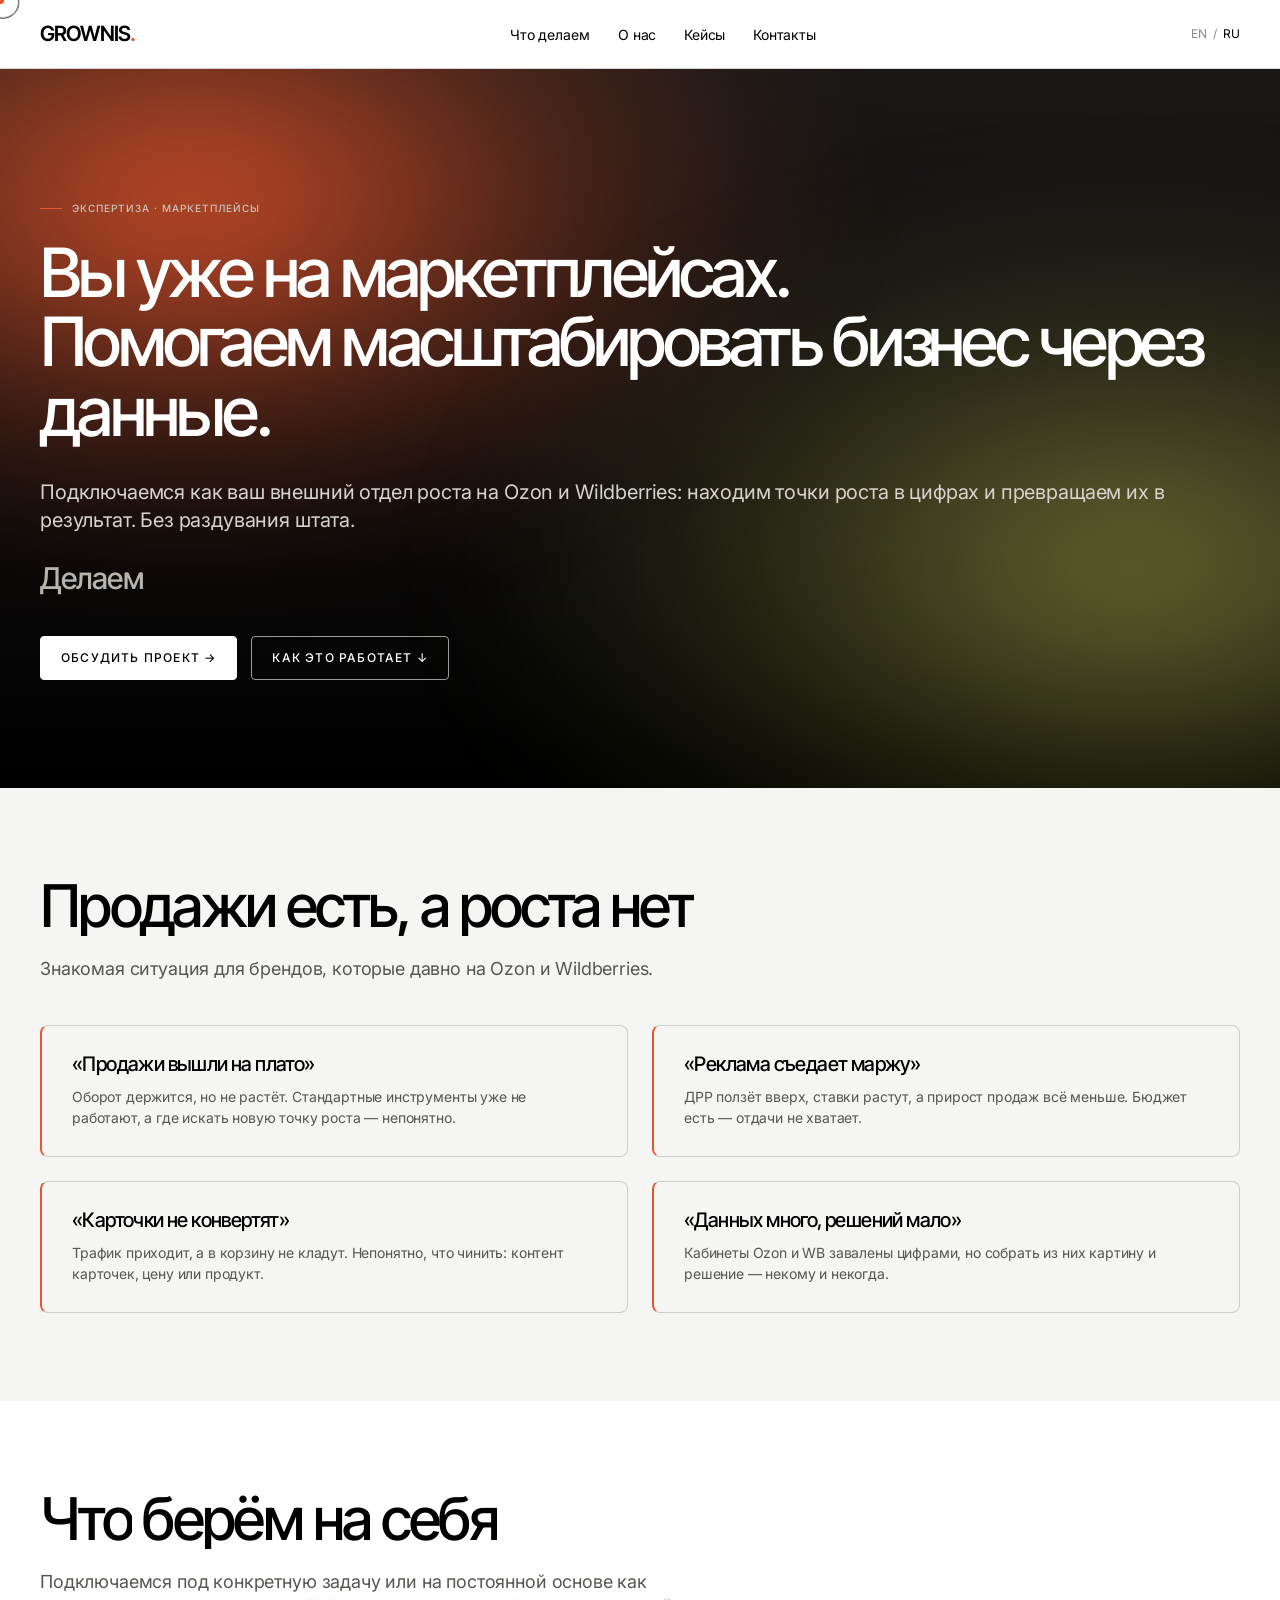
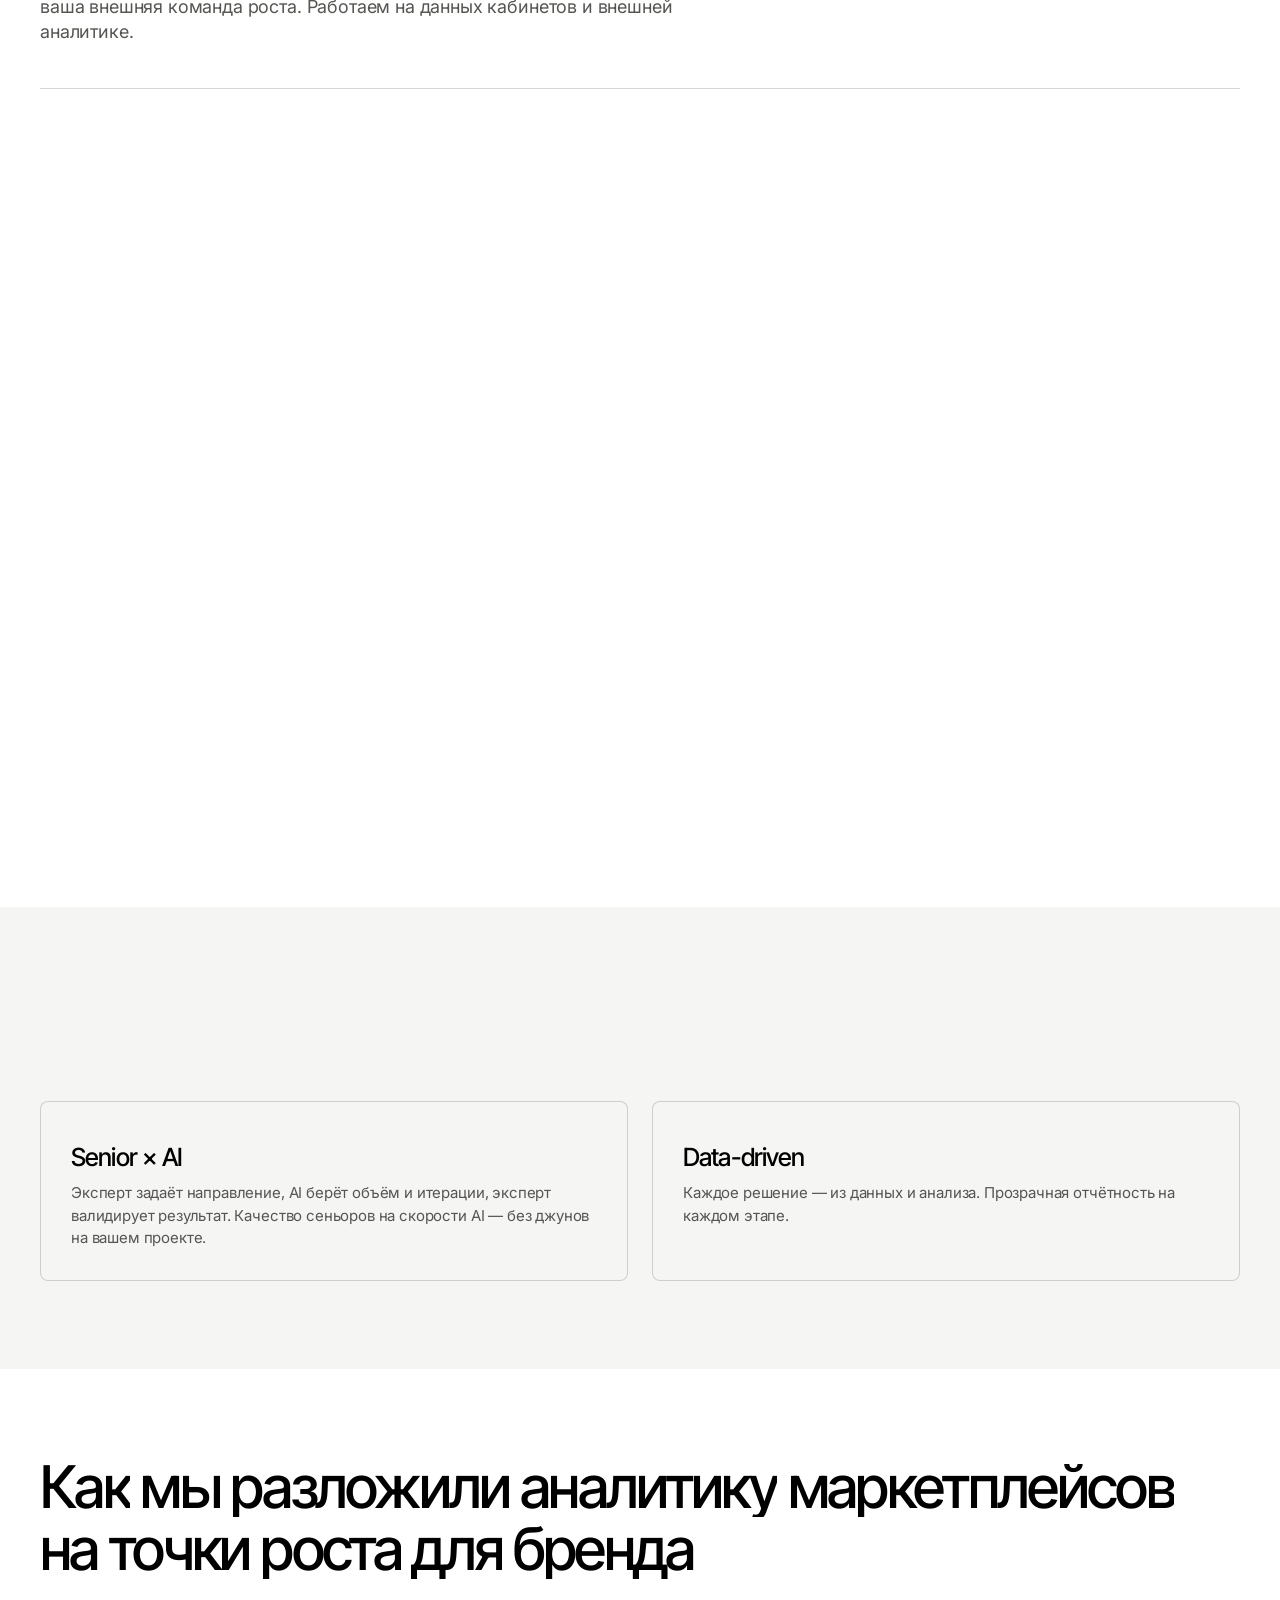
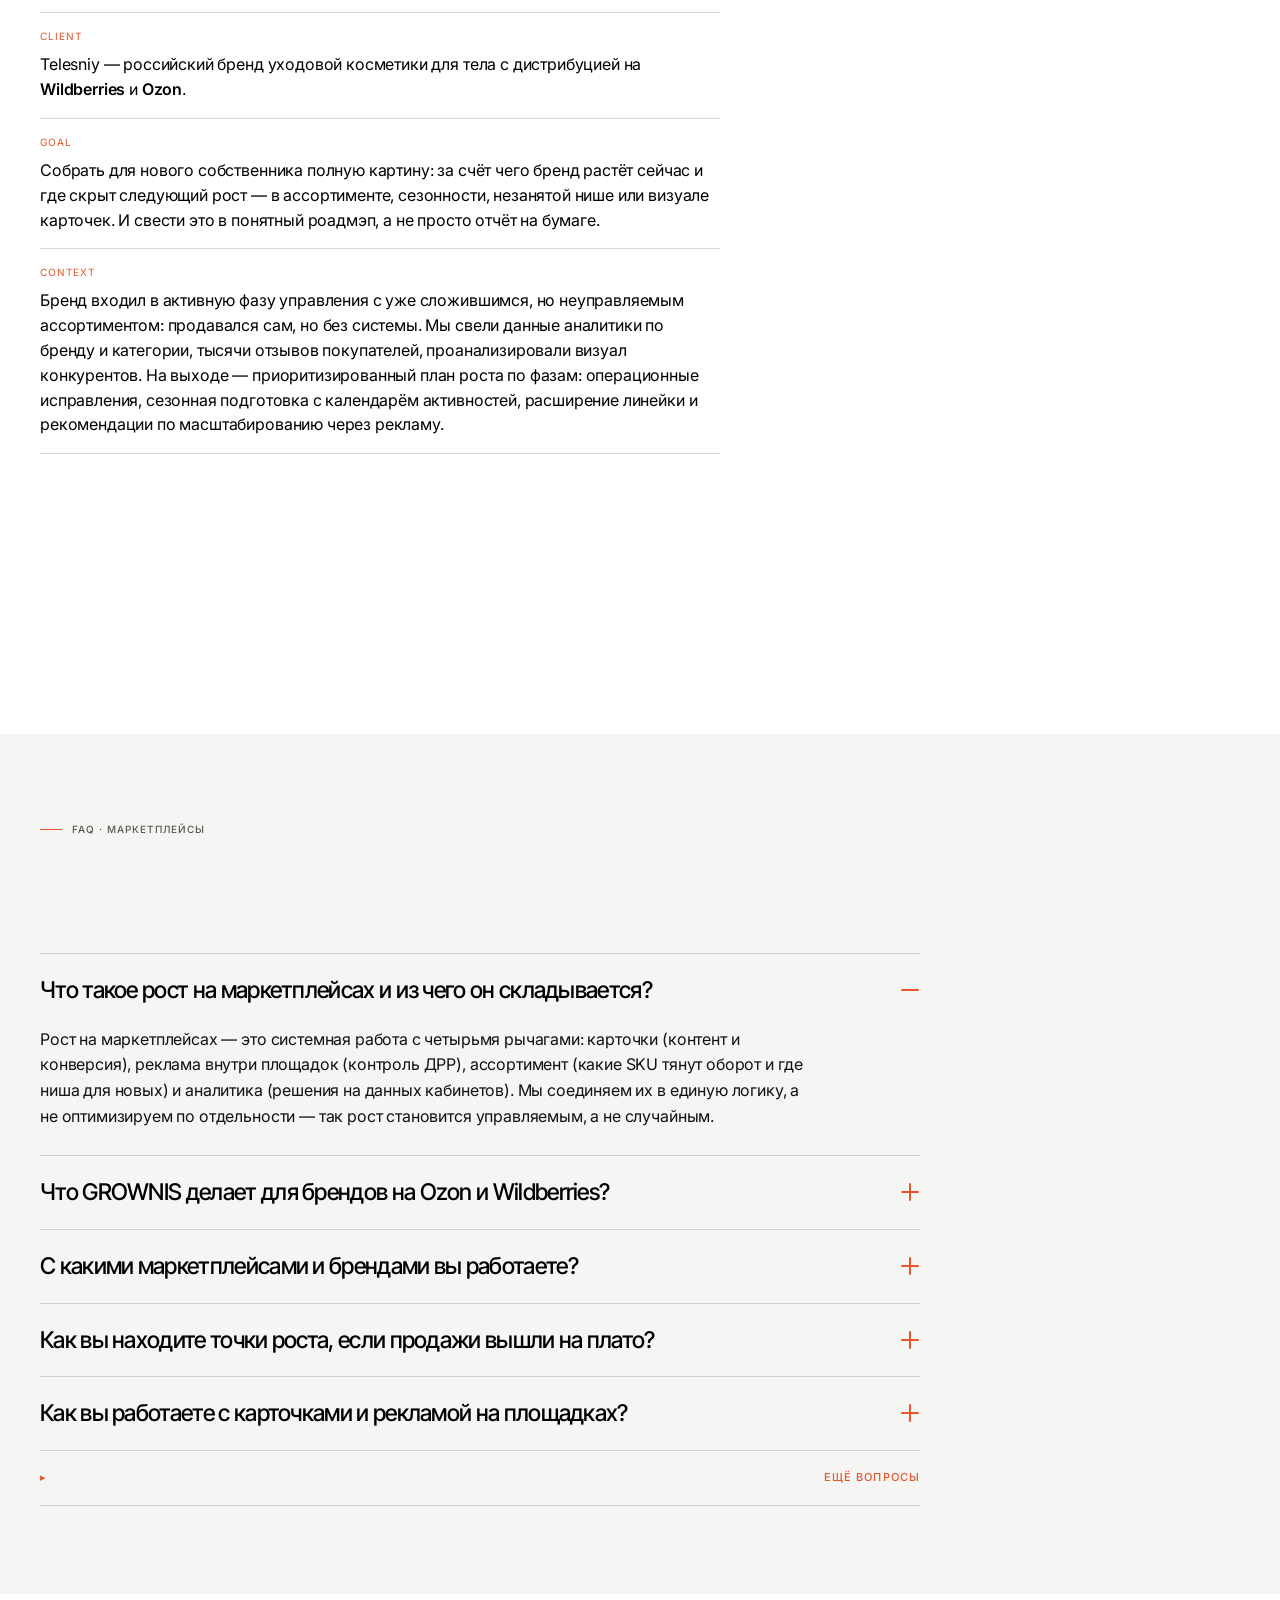
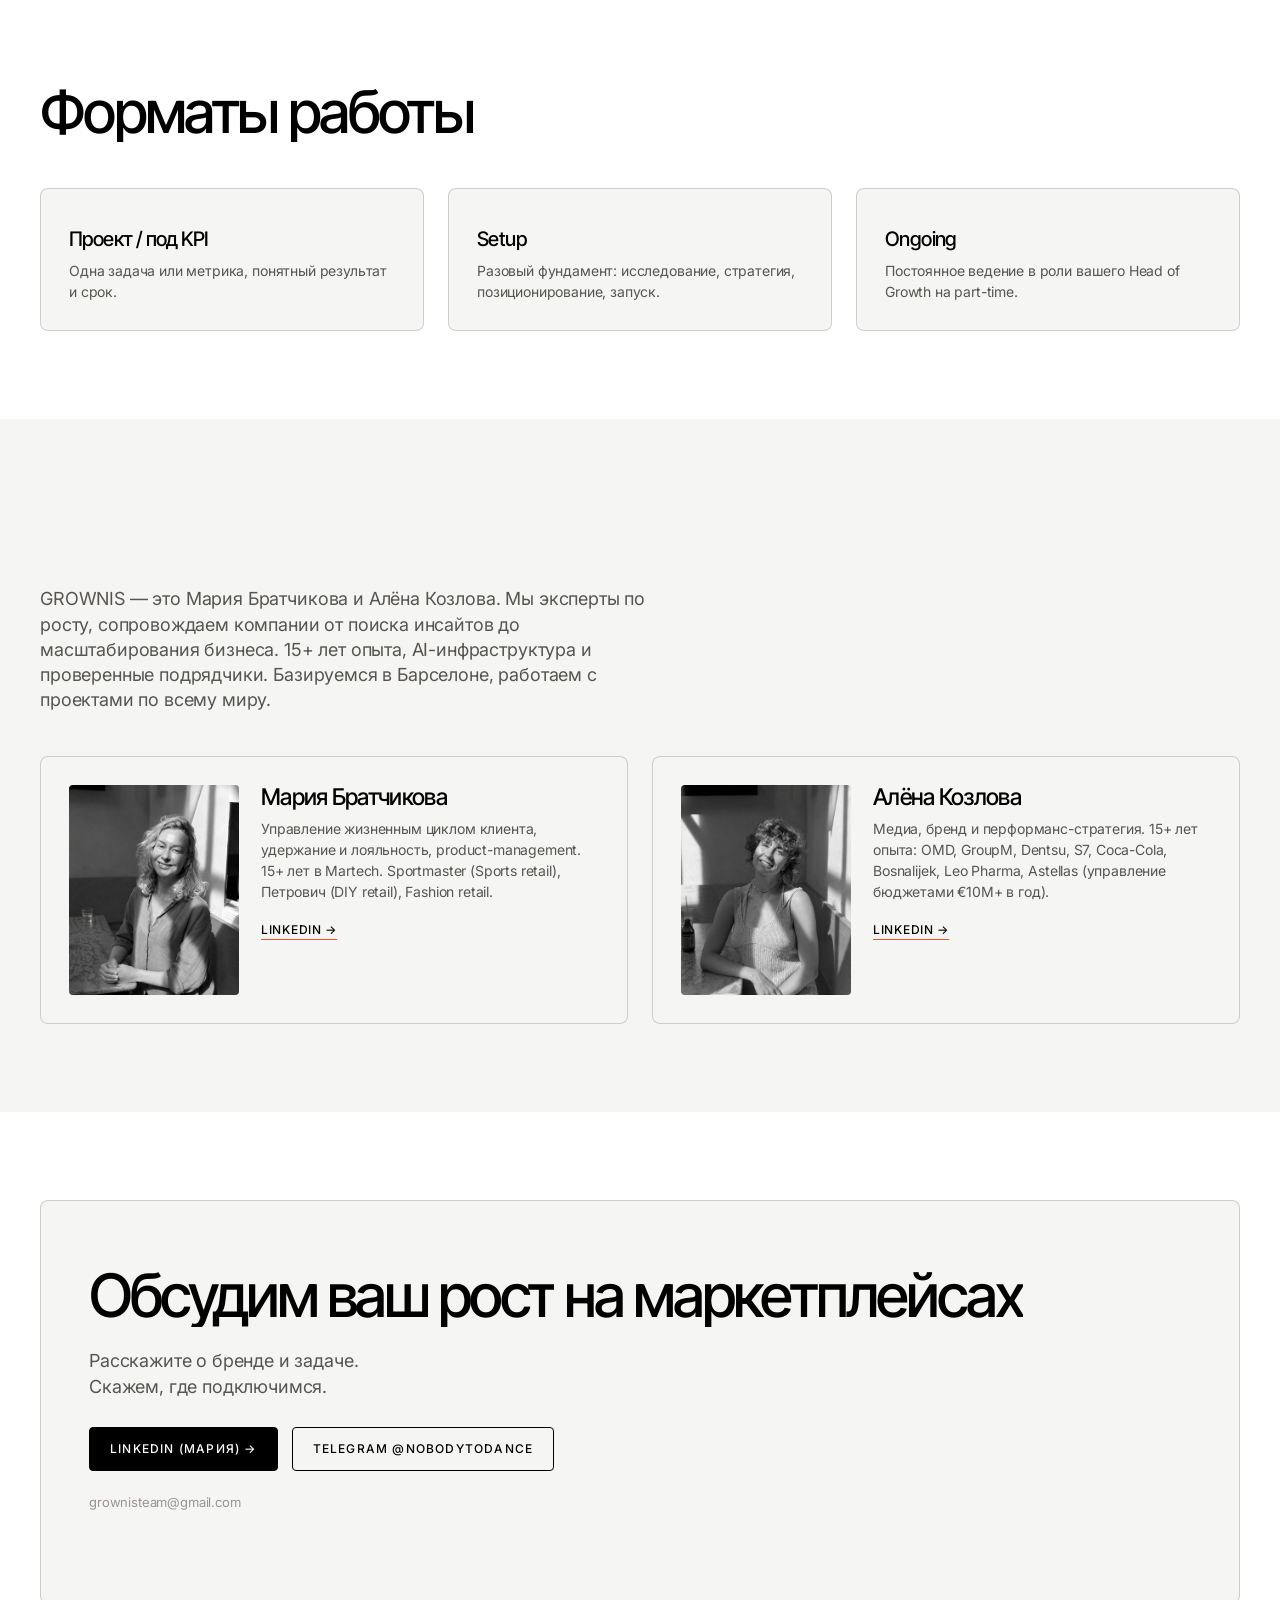
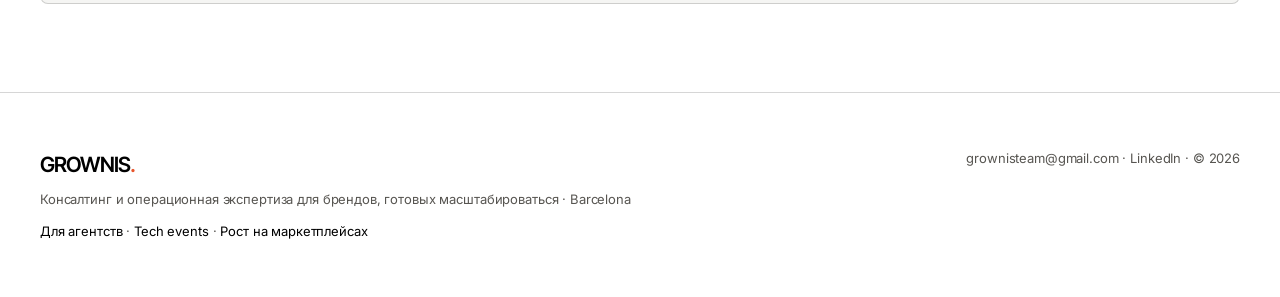
<file: ru/marketplaces/index.html>
<!DOCTYPE html>
<html lang="ru">
<head>
<meta charset="UTF-8">
<meta name="viewport" content="width=device-width, initial-scale=1.0">
<meta name="robots" content="index, follow, max-image-preview:large">
<!-- Google Tag Manager -->
<script>(function(w,d,s,l,i){w[l]=w[l]||[];w[l].push({'gtm.start':
new Date().getTime(),event:'gtm.js'});var f=d.getElementsByTagName(s)[0],
j=d.createElement(s),dl=l!='dataLayer'?'&l='+l:'';j.async=true;j.src=
'https://www.googletagmanager.com/gtm.js?id='+i+dl;f.parentNode.insertBefore(j,f);
})(window,document,'script','dataLayer','GTM-59QNRNKP');</script>
<!-- End Google Tag Manager -->
<title>Рост на маркетплейсах — GROWNIS</title>
<meta name="description" content="Помогаем брендам расти на Ozon и Wildberries: аудит карточек, реклама внутри площадок, аналитика и A/B-тесты. Ищем точки роста на основе данных.">
<link rel="canonical" href="https://grownis.com/ru/marketplaces/">
<link rel="alternate" hreflang="ru" href="https://grownis.com/ru/marketplaces/">
<link rel="alternate" hreflang="x-default" href="https://grownis.com/ru/marketplaces/">
<meta property="og:type" content="website">
<meta property="og:site_name" content="GROWNIS">
<meta property="og:locale" content="ru_RU">
<meta property="og:title" content="Рост на маркетплейсах — GROWNIS">
<meta property="og:description" content="Помогаем брендам расти на Ozon и Wildberries: аудит карточек, реклама внутри площадок, аналитика и A/B-тесты. Ищем точки роста на основе данных.">
<meta property="og:url" content="https://grownis.com/ru/marketplaces/">
<meta property="og:image" content="https://grownis.com/ru/marketplaces/og.png">
<meta property="og:image:width" content="1200">
<meta property="og:image:height" content="630">
<meta name="twitter:card" content="summary_large_image">
<meta name="twitter:title" content="Рост на маркетплейсах — GROWNIS">
<meta name="twitter:description" content="Помогаем брендам расти на Ozon и Wildberries: аудит карточек, реклама внутри площадок, аналитика и A/B-тесты.">
<meta name="twitter:image" content="https://grownis.com/ru/marketplaces/og.png">
<link rel="icon" href="/favicon.ico" sizes="any">
<link rel="icon" type="image/png" sizes="32x32" href="/favicon-32x32.png">
<link rel="icon" type="image/png" sizes="16x16" href="/favicon-16x16.png">
<link rel="apple-touch-icon" href="/apple-touch-icon.png">
<link rel="stylesheet" href="/grownis.css">
<script type="application/ld+json">
{
  "@context": "https://schema.org",
  "@graph": [
    {
      "@type": "Service",
      "@id": "https://grownis.com/ru/marketplaces/#service",
      "name": "Рост на маркетплейсах",
      "serviceType": "Marketplace growth (Ozon / Wildberries)",
      "provider": { "@id": "https://grownis.com/#organization" },
      "areaServed": "RU",
      "audience": { "@type": "Audience", "audienceType": "Бренды на Ozon и Wildberries" },
      "description": "Рост брендов на Ozon и Wildberries: аудит и оптимизация карточек, ассортимент и продуктовая аналитика, реклама внутри площадок, A/B-тесты и дашборды. Решения на данных кабинетов и внешней аналитике."
    },
    {
      "@type": "BreadcrumbList",
      "itemListElement": [
        { "@type": "ListItem", "position": 1, "name": "Главная", "item": "https://grownis.com/ru/" },
        { "@type": "ListItem", "position": 2, "name": "Экспертиза", "item": "https://grownis.com/ru/#expertise" },
        { "@type": "ListItem", "position": 3, "name": "Рост на маркетплейсах", "item": "https://grownis.com/ru/marketplaces/" }
      ]
    },
    {
      "@type": "FAQPage",
      "mainEntity": [
        {"@type":"Question","name":"Что такое рост на маркетплейсах и из чего он складывается?","acceptedAnswer":{"@type":"Answer","text":"Рост на маркетплейсах — это системная работа с четырьмя рычагами: карточки (контент и конверсия), реклама внутри площадок (контроль ДРР), ассортимент (какие SKU тянут оборот и где ниша для новых) и аналитика (решения на данных кабинетов). Мы соединяем их в единую логику, а не оптимизируем по отдельности — так рост становится управляемым, а не случайным."}},
        {"@type":"Question","name":"Что GROWNIS делает для брендов на Ozon и Wildberries?","acceptedAnswer":{"@type":"Answer","text":"Мы подключаемся как ваш внешний отдел роста: аудит и оптимизация карточек, анализ ассортимента и продуктовая аналитика, управление рекламой на площадках, A/B-тесты и аналитика в едином дашборде. Работаем точечно под задачу или на постоянной основе — на данных кабинетов и внешней аналитике — и находим, где ваш следующий источник роста."}},
        {"@type":"Question","name":"С какими маркетплейсами и брендами вы работаете?","acceptedAnswer":{"@type":"Answer","text":"Фокус — Ozon и Wildberries. Помогаем российским брендам, которые уже продают и хотят расти дальше: оптимизировать карточки и рекламу, пересобрать ассортимент и найти точки роста на данных, а не на интуиции. Можем работать с новыми брендами по запросу."}},
        {"@type":"Question","name":"Как вы находите точки роста, если продажи вышли на плато?","acceptedAnswer":{"@type":"Answer","text":"Разбираем данные кабинетов и внешнюю аналитику: что тянет оборот, что каннибализирует, где карточки теряют конверсию, а реклама — маржу. Сводим ассортимент, сезонность и конкурентов в единую картину и отдаём приоритизированный список действий с ожидаемым эффектом."}},
        {"@type":"Question","name":"Как вы работаете с карточками и рекламой на площадках?","acceptedAnswer":{"@type":"Answer","text":"По карточкам — разбираем фото и видео, тексты, рейтинг и отзывы, смотрим, что работает в категории, и даём приоритизированный список правок с ожидаемым эффектом. По рекламе — настраиваем и ведём кампании на Ozon и Wildberries, отслеживаем статистику и перераспределяем бюджет в пользу рентабельных SKU, формируем прозрачную отчётность со следующими шагами."}},
        {"@type":"Question","name":"Каких результатов вы добивались?","acceptedAnswer":{"@type":"Answer","text":"Для бренда уходовой косметики Telesniy мы разложили ассортимент, сезонность, конкурентов и визуал карточек в приоритизированный план роста. Проанализировали 1000+ продуктов конкурентов и ~395 тыс. отзывов, нашли точки роста с потенциалом +22% к выручке и предложили 5 новых продуктов для расширения линейки."}},
        {"@type":"Question","name":"Чем вы отличаетесь от обычного менеджера или агентства по маркетплейсам?","acceptedAnswer":{"@type":"Answer","text":"Мы работаем в связке Senior × AI: на проекте — только эксперты с опытом 15+ лет, которые задают направление, AI берёт объём и итерации, эксперты валидируют. Качество сеньоров на скорости AI, без джунов на вашем проекте и без раздувания штата. Каждое решение обосновано данными и прозрачной отчётностью."}}
      ]
    }
  ]
}
</script>
</head>
<body>
<!-- Google Tag Manager (noscript) -->
<noscript><iframe src="https://www.googletagmanager.com/ns.html?id=GTM-59QNRNKP" height="0" width="0" style="display:none;visibility:hidden"></iframe></noscript>
<!-- End Google Tag Manager (noscript) -->

<!-- ===== NAV ===== -->
<header class="topbar">
  <div class="wrap">
    <a class="wordmark" href="/ru/">GROWNIS<span class="dot">.</span></a>
    <nav>
      <a href="/ru/#what-we-do">Что делаем</a>
      <a href="/ru/#about">О нас</a>
      <a href="/ru/#cases">Кейсы</a>
      <a href="#cta">Контакты</a>
    </nav>
    <div class="topbar-right">
      <div class="lang" aria-label="Язык"><a class="off" href="/">EN</a><span class="sep">/</span><span class="on">RU</span></div>
      <a class="cta-icon" href="#cta" aria-label="Связаться"><svg viewBox="0 0 24 24" fill="none" stroke="currentColor" stroke-width="2" stroke-linecap="round" stroke-linejoin="round" aria-hidden="true"><rect x="3" y="5" width="18" height="14" rx="2"></rect><path d="m3 7 9 6 9-6"></path></svg></a>
      <button class="burger" id="burger" aria-label="Меню" aria-expanded="false" aria-controls="mmenu"><span></span><span></span><span></span></button>
    </div>
  </div>
</header>

<!-- мобильное меню -->
<div class="mobile-menu" id="mmenu" aria-hidden="true">
  <nav>
    <a href="/ru/#what-we-do">Что делаем</a>
    <a href="/ru/#about">О нас</a>
    <a href="/ru/#cases">Кейсы</a>
    <a href="#cta">Контакты</a>
  </nav>
  <div class="mm-lang"><a class="off" href="/">EN</a> / <span class="on">RU</span></div>
</div>

<!-- ===== HERO ===== -->
<div class="hero hero-sub" id="top">
  <div class="wrap">
    <div class="eyebrow">Экспертиза · Маркетплейсы</div>
    <h1>Вы уже на маркетплейсах.<br><span class="accent">Помогаем масштабировать бизнес через данные.</span></h1>
    <p class="lede">Подключаемся как ваш внешний отдел роста на Ozon и Wildberries: находим точки роста в цифрах и превращаем их в результат. Без раздувания штата.</p>
    <div class="hero-cta">
      <a class="btn btn-signal" href="#cta">Обсудить проект →</a>
      <a class="btn btn-ghost" href="#services">Как это работает ↓</a>
    </div>
  </div>
</div>

<!-- ===== БОЛИ ===== -->
<section class="section-card">
  <div class="wrap">
    <div class="sec-head">
      <h2>Продажи есть, а роста нет</h2>
      <p>Знакомая ситуация для брендов, которые давно на Ozon и Wildberries.</p>
    </div>
    <div class="pain-grid accent-line">
      <div class="pain"><h3>«Продажи вышли на плато»</h3><p>Оборот держится, но не растёт. Стандартные инструменты уже не работают, а где искать новую точку роста — непонятно.</p></div>
      <div class="pain"><h3>«Реклама съедает маржу»</h3><p>ДРР ползёт вверх, ставки растут, а прирост продаж всё меньше. Бюджет есть — отдачи не хватает.</p></div>
      <div class="pain"><h3>«Карточки не конвертят»</h3><p>Трафик приходит, а в корзину не кладут. Непонятно, что чинить: контент карточек, цену или продукт.</p></div>
      <div class="pain"><h3>«Данных много, решений мало»</h3><p>Кабинеты Ozon и WB завалены цифрами, но собрать из них картину и решение — некому и некогда.</p></div>
    </div>
  </div>
</section>

<!-- ===== ЧТО БЕРЁМ НА СЕБЯ (услуги) ===== -->
<section id="services">
  <div class="wrap">
    <div class="sec-head">
      <h2>Что берём на себя</h2>
      <p>Подключаемся под конкретную задачу или на постоянной основе как ваша внешняя команда роста. Работаем на данных кабинетов и внешней аналитике.</p>
    </div>
    <div class="svc-flow">
      <div class="row"><div class="num">1</div><div><h3>Аудит и оптимизация карточек</h3><p>Разбор карточек: фото/видео, тексты, рейтинг и отзывы. Находим, что мешает конверсии, и смотрим, что работает в категории.</p><div class="out"><b>Output:</b> приоритизированный список правок по карточкам с ожидаемым эффектом.</div></div></div>
      <div class="row"><div class="num">2</div><div><h3>Ассортимент и продуктовая аналитика</h3><p>Анализ продуктовой линейки, рынка, спроса и поведения покупателей: что тянет оборот, что каннибализирует, где ниши для новых SKU (включая анализ конкурентов).</p><div class="out"><b>Output:</b> карта ассортимента с точками роста и кандидатами на ввод/вывод.</div></div></div>
      <div class="row"><div class="num">3</div><div><h3>Реклама внутри площадок</h3><p>Настройка и управление рекламой на Ozon и Wildberries, работа со ставками и ДРР, перераспределение бюджета в пользу рентабельных SKU.</p><div class="out"><b>Output:</b> управляемая рекламная кампания с прозрачной отчётностью по ДРР/ROI.</div></div></div>
      <div class="row"><div class="num">4</div><div><h3>A/B-тесты и точки роста</h3><p>Тестирование креативов и текстов, продуктов и цен. Проверяем гипотезы на данных, а не на интуиции.</p><div class="out"><b>Output:</b> результаты A/B-тестов и обоснованные решения «что менять» в продвижении.</div></div></div>
      <div class="row"><div class="num">5</div><div><h3>Аналитика и дашборды</h3><p>Сводим данные кабинетов в единую картину: продажи, выкуп, юнит-экономика, динамика по SKU. Показываем, где рост, а где утечка.</p><div class="out"><b>Output:</b> дашборд по маркетплейсам для управленческих решений.</div></div></div>
    </div>
  </div>
</section>

<!-- ===== ПРИНЦИПЫ ===== -->
<section id="how" class="section-card">
  <div class="wrap">
    <div class="sec-head"><h2>Принципы</h2></div>
    <div class="principles">
      <div class="principle"><div class="k">/ 01</div><h3>Senior × AI</h3><p>Эксперт задаёт направление, AI берёт объём и итерации, эксперт валидирует результат. Качество сеньоров на скорости AI — без джунов на вашем проекте.</p></div>
      <div class="principle"><div class="k">/ 02</div><h3>Data-driven</h3><p>Каждое решение — из данных и анализа. Прозрачная отчётность на каждом этапе.</p></div>
    </div>
  </div>
</section>

<!-- ===== КЕЙС — Telesniy ===== -->
<section id="case">
  <div class="wrap">
    <div class="sec-head" style="margin-bottom:32px">
      <h2>Как мы разложили аналитику маркетплейсов на точки роста для бренда</h2>
    </div>

    <div class="facts stack" style="max-width:680px;margin-bottom:40px">
      <div><div class="fk">Client</div><div class="fv">Telesniy — российский бренд уходовой косметики для тела с дистрибуцией на <b>Wildberries</b> и <b>Ozon</b>.</div></div>
      <div><div class="fk">Goal</div><div class="fv">Собрать для нового собственника полную картину: за счёт чего бренд растёт сейчас и где скрыт следующий рост — в ассортименте, сезонности, незанятой нише или визуале карточек. И свести это в понятный роадмэп, а не просто отчёт на бумаге.</div></div>
      <div><div class="fk">Context</div><div class="fv">Бренд входил в активную фазу управления с уже сложившимся, но неуправляемым ассортиментом: продавался сам, но без системы. Мы свели данные аналитики по бренду и категории, тысячи отзывов покупателей, проанализировали визуал конкурентов. На выходе — приоритизированный план роста по фазам: операционные исправления, сезонная подготовка с календарём активностей, расширение линейки и рекомендации по масштабированию через рекламу.</div></div>
    </div>

    <div class="metric-cards">
      <div class="mc"><div class="big">1000<span class="u">+</span></div><div class="cap">Продуктов из 7 категорий конкурентов проанализировано</div></div>
      <div class="mc"><div class="big">~395<span class="u"> тыс.</span></div><div class="cap">Отзывов покупателей прочитаны и обобщены (NLP)</div></div>
      <div class="mc"><div class="big">+22<span class="u">%</span></div><div class="cap">Потенциал выручки по найденным точкам роста</div></div>
      <div class="mc"><div class="big">+5</div><div class="cap">Новых продуктов предложено для расширения ассортимента</div></div>
    </div>
  </div>
</section>

<!-- ===== FAQ ===== -->
<section id="faq" class="section-card">
  <div class="wrap">
    <div class="eyebrow">FAQ · Маркетплейсы</div>
    <div class="sec-head" style="margin-bottom:30px"><h2>Частые вопросы</h2></div>
    <div class="faq">
      <details open>
        <summary><span>Что такое рост на маркетплейсах и из чего он складывается?</span><span class="ic"></span></summary>
        <div class="ans">Рост на маркетплейсах — это системная работа с четырьмя рычагами: карточки (контент и конверсия), реклама внутри площадок (контроль ДРР), ассортимент (какие SKU тянут оборот и где ниша для новых) и аналитика (решения на данных кабинетов). Мы соединяем их в единую логику, а не оптимизируем по отдельности — так рост становится управляемым, а не случайным.</div>
      </details>
      <details>
        <summary><span>Что GROWNIS делает для брендов на Ozon и Wildberries?</span><span class="ic"></span></summary>
        <div class="ans">Мы подключаемся как ваш внешний отдел роста: аудит и оптимизация карточек, анализ ассортимента и продуктовая аналитика, управление рекламой на площадках, A/B-тесты и аналитика в едином дашборде. Работаем точечно под задачу или на постоянной основе — на данных кабинетов и внешней аналитике — и находим, где ваш следующий источник роста.</div>
      </details>
      <details>
        <summary><span>С какими маркетплейсами и брендами вы работаете?</span><span class="ic"></span></summary>
        <div class="ans">Фокус — Ozon и Wildberries. Помогаем российским брендам, которые уже продают и хотят расти дальше: оптимизировать карточки и рекламу, пересобрать ассортимент и найти точки роста на данных, а не на интуиции. Можем работать с новыми брендами по запросу.</div>
      </details>
      <details>
        <summary><span>Как вы находите точки роста, если продажи вышли на плато?</span><span class="ic"></span></summary>
        <div class="ans">Разбираем данные кабинетов и внешнюю аналитику: что тянет оборот, что каннибализирует, где карточки теряют конверсию, а реклама — маржу. Сводим ассортимент, сезонность и конкурентов в единую картину и отдаём приоритизированный список действий с ожидаемым эффектом — что пополнить, что запустить, где ценовой потолок ещё не достигнут, где эффективно подключить продвижение, а где оптимизировать контент.</div>
      </details>
      <details>
        <summary><span>Как вы работаете с карточками и рекламой на площадках?</span><span class="ic"></span></summary>
        <div class="ans">По карточкам — разбираем фото и видео, тексты, рейтинг и отзывы, смотрим, что работает в категории, и даём приоритизированный список правок с ожидаемым эффектом. По рекламе — настраиваем и ведём кампании на Ozon и Wildberries, регулярно отслеживаем статистику и перераспределяем бюджет в пользу рентабельных SKU, формируем прозрачную отчётность со следующими шагами.</div>
      </details>
      <details class="faq-more">
        <summary><span class="chev">▸</span><span class="lbl-more">Ещё вопросы</span><span class="lbl-less">Свернуть</span></summary>
        <div class="faq-inner">
          <details>
            <summary><span>Каких результатов вы добивались?</span><span class="ic"></span></summary>
            <div class="ans">Для бренда уходовой косметики Telesniy мы разложили ассортимент, сезонность, конкурентов и визуал карточек в приоритизированный план роста. Проанализировали <b>1000+</b> продуктов конкурентов и <b>~395 тыс.</b> отзывов, нашли точки роста с потенциалом <b>+22%</b> к выручке и предложили <b>5</b> новых продуктов для расширения линейки.</div>
          </details>
          <details>
            <summary><span>Чем вы отличаетесь от обычного менеджера или агентства по маркетплейсам?</span><span class="ic"></span></summary>
            <div class="ans">Мы работаем в связке Senior × AI: на проекте — только эксперты с опытом 15+ лет, которые задают направление, AI берёт объём и итерации, эксперты валидируют. Качество сеньоров на скорости AI, без джунов на вашем проекте и без раздувания штата. Каждое решение обосновано данными и прозрачной отчётностью.</div>
          </details>
        </div>
      </details>
    </div>
  </div>
</section>

<!-- ===== ФОРМАТЫ РАБОТЫ ===== -->
<section>
  <div class="wrap">
    <div class="sec-head"><h2>Форматы работы</h2></div>
    <div class="grid-3">
      <div class="fcard"><div class="n">/ 01</div><h3>Проект / под KPI</h3><p>Одна задача или метрика, понятный результат и срок.</p></div>
      <div class="fcard"><div class="n">/ 02</div><h3>Setup</h3><p>Разовый фундамент: исследование, стратегия, позиционирование, запуск.</p></div>
      <div class="fcard"><div class="n">/ 03</div><h3>Ongoing</h3><p>Постоянное ведение в роли вашего Head of Growth на part-time.</p></div>
    </div>
  </div>
</section>

<!-- ===== КТО МЫ ===== -->
<section id="about" class="section-card">
  <div class="wrap">
    <div class="sec-head">
      <h2>Кто мы</h2>
      <p>GROWNIS — это Мария Братчикова и Алёна Козлова. Мы эксперты по росту, сопровождаем компании от поиска инсайтов до масштабирования бизнеса. 15+ лет опыта, AI-инфраструктура и проверенные подрядчики. Базируемся в Барселоне, работаем с проектами по всему миру.</p>
    </div>
    <div class="team">
      <div class="member">
        <div class="ava" style="background-image:url('/maria.jpg')"></div>
        <div>
          <h3>Мария Братчикова</h3>
          <div class="role">Управление жизненным циклом клиента, удержание и лояльность, product-management. 15+ лет в Martech. Sportmaster (Sports retail), Петрович (DIY retail), Fashion retail.</div>
          <a href="https://www.linkedin.com/in/maria-bratchikova/" target="_blank" rel="noopener">LinkedIn →</a>
        </div>
      </div>
      <div class="member">
        <div class="ava" style="background-image:url('/alena.jpg')"></div>
        <div>
          <h3>Алёна Козлова</h3>
          <div class="role">Медиа, бренд и перформанс-стратегия. 15+ лет опыта: OMD, GroupM, Dentsu, S7, Coca-Cola, Bosnalijek, Leo Pharma, Astellas (управление бюджетами €10M+ в год).</div>
          <a href="https://www.linkedin.com/in/alyona-kozlova-4a8a1a46/" target="_blank" rel="noopener">LinkedIn →</a>
        </div>
      </div>
    </div>
  </div>
</section>

<!-- ===== CTA / КОНТАКТЫ ===== -->
<section id="cta">
  <div class="wrap">
    <div class="cta">
      <h2>Обсудим ваш рост на маркетплейсах</h2>
      <p>Расскажите о бренде и задаче.<br>Скажем, где подключимся.</p>
      <div class="btn-row">
        <a class="btn btn-signal" href="https://www.linkedin.com/in/maria-bratchikova/" target="_blank" rel="noopener">LinkedIn (Мария) →</a>
        <a class="btn btn-ghost" href="https://t.me/nobodytodance" target="_blank" rel="noopener">Telegram @nobodytodance</a>
      </div>
      <p style="margin-top:22px;font-family:var(--font-mono);font-size:13px;color:#9A9494">grownisteam@gmail.com</p>
    </div>
  </div>
</section>

<!-- ===== FOOTER ===== -->
<footer class="foot">
  <div class="wrap">
    <div>
      <span class="wordmark">GROWNIS<span class="dot">.</span></span>
      <p style="margin-top:10px">Консалтинг и операционная экспертиза для брендов, готовых масштабироваться · Barcelona</p>
      <p class="foot-links"><a href="/ru/data-growth-agencies/">Для агентств</a> · <a href="/tech-ai-events/">Tech events</a> · <a href="/ru/marketplaces/">Рост на маркетплейсах</a></p>
    </div>
    <p>grownisteam@gmail.com · <a href="https://www.linkedin.com/company/grownis/" target="_blank" rel="noopener">LinkedIn</a> · © 2026</p>
  </div>
</footer>

<script>
(function(){
  var b=document.getElementById('burger'), m=document.getElementById('mmenu');
  if(!b||!m) return;
  function set(open){b.classList.toggle('open',open);m.classList.toggle('open',open);b.setAttribute('aria-expanded',open);m.setAttribute('aria-hidden',!open);document.body.style.overflow=open?'hidden':'';}
  b.addEventListener('click',function(){set(!m.classList.contains('open'));});
  m.querySelectorAll('a').forEach(function(a){a.addEventListener('click',function(){set(false);});});
})();
</script>
<script>
/* GROWNIS v3.1 motion: reveal + word-slide + rotator + clip-wipe + draw-line + magnetic + cursor */
(function(){
  var RM = window.matchMedia('(prefers-reduced-motion: reduce)').matches;
  var FINE = window.matchMedia('(pointer:fine)').matches;
  document.documentElement.classList.add('js');
  function esc(s){return s.replace(/&/g,'&amp;').replace(/</g,'&lt;').replace(/>/g,'&gt;');}

  /* hero rotator — смена ключевых слов */
  (function(){
    var lede=document.querySelector('.hero .lede'); if(!lede) return;
    var ru=(document.documentElement.lang==='ru');
    var stat=ru?'Делаем':'We do';
    var words=ru?['Позиционирование','Привлечение','Удержание','SMM & PR']
                :['Positioning','Lead generation','Retention','SMM & PR'];
    var box=document.createElement('div'); box.className='hero-rotator';
    box.innerHTML='<span class="rot-static"></span> <span class="rot-word"></span>';
    box.querySelector('.rot-static').textContent=stat;
    var w=box.querySelector('.rot-word'); w.textContent=words[0];
    lede.insertAdjacentElement('afterend',box);
    if(!RM){ var i=0; setInterval(function(){ w.classList.add('swap');
      setTimeout(function(){ i=(i+1)%words.length; w.textContent=words[i]; w.classList.remove('swap'); },500);
    },2600); }
  })();

  if(RM){ return; }

  /* word-split для заголовков + What we do */
  document.querySelectorAll('.sec-head h2, .cta h2, .what-rows .t').forEach(function(el){
    var parts=el.textContent.trim().split(/\s+/);
    el.innerHTML=parts.map(function(wd,i){return '<span class="w"><span style="transition-delay:'+(i*80)+'ms">'+esc(wd)+'</span></span>';}).join(' ');
    el.classList.add('sw');
  });

  /* классы скрытия для reveal / clip */
  var revSel='.hero h1, .hero .lede, .hero .hero-cta, .hero-rotator, .sec-head p, .what-rows .row > div, .case, .member, .fcard, .principle, .exp-item, .metric-cards .mc, .svc, .pain, .quote-accent, .quote-band, .capstone, .facts, .steplist .row, .svc-flow .row, .svc-rows .row, .cta .contact-lines';
  [].forEach.call(document.querySelectorAll(revSel),function(el){el.classList.add('reveal');});
  void document.documentElement.offsetHeight;

  function show(el,d){ if(d) el.style.transitionDelay=d+'ms'; el.classList.add('in'); }
  var obsSel='.reveal, .sw';
  var io=new IntersectionObserver(function(es){
    es.forEach(function(e){ if(e.isIntersecting){ show(e.target,0); io.unobserve(e.target); } });
  },{threshold:.14, rootMargin:'0px 0px -10% 0px'});
  var vh=window.innerHeight||800, n=0;
  [].forEach.call(document.querySelectorAll(obsSel),function(el){
    var top=el.getBoundingClientRect().top;
    if(top < vh*0.92){ (function(el,d){ setTimeout(function(){ show(el,0); }, d); })(el, 90+(n++)*70); }
    else io.observe(el);
  });

  /* магнитные ссылки/кнопки */
  if(FINE){
    [].forEach.call(document.querySelectorAll('.topbar nav a, .cta .contact-lines a'),function(el){
      el.classList.add('mag');
      el.addEventListener('mousemove',function(e){var r=el.getBoundingClientRect();
        el.style.transform='translate('+(e.clientX-(r.left+r.width/2))*0.25+'px,'+(e.clientY-(r.top+r.height/2))*0.35+'px)';});
      el.addEventListener('mouseleave',function(){el.style.transform='';});
    });
  }

  /* кастомный курсор */
  if(FINE){
    var dot=document.createElement('div'); dot.className='cur-dot';
    var ring=document.createElement('div'); ring.className='cur-ring';
    document.body.appendChild(dot); document.body.appendChild(ring);
    document.documentElement.classList.add('has-cursor');
    var mx=innerWidth/2,my=innerHeight/2,rx=mx,ry=my,vis=false;
    addEventListener('mousemove',function(e){ mx=e.clientX;my=e.clientY;
      dot.style.transform='translate('+mx+'px,'+my+'px)';
      if(!vis){vis=true;dot.style.opacity=1;ring.style.opacity=1;} });
    addEventListener('mouseout',function(e){ if(!e.relatedTarget){dot.style.opacity=0;ring.style.opacity=0;vis=false;} });
    (function loop(){ rx+=(mx-rx)*.18; ry+=(my-ry)*.18; ring.style.transform='translate('+rx+'px,'+ry+'px)'; requestAnimationFrame(loop); })();
    [].forEach.call(document.querySelectorAll('a,button,.btn,.case,.exp-item,.member,.fcard,.what-rows .row,summary'),function(el){
      el.addEventListener('mouseenter',function(){ring.classList.add('big')});
      el.addEventListener('mouseleave',function(){ring.classList.remove('big')});
    });
  }
})();
</script>
</body>
</html>
</file>
<file: grownis.css>
/* ============================================================
   GROWNIS — DESIGN SYSTEM  ·  grownis-v3.css  ·  v3.0 (Planhat / Cinematic mono)
   Кинематографичный монохром: тёмный hero, белые секции, тёплый тауп.
   Единственный цвет — Ember (#e8552b), крошечными функциональными акцентами.
   Шрифты: Inter Tight (заголовки, замена Geigy) + Inter (текст).
   ============================================================ */
@import url('https://fonts.googleapis.com/css2?family=Inter+Tight:wght@400;500;600;700&family=Inter:wght@400;500;600&display=swap');

:root{
  /* — Colour — */
  --ink:        #000000;   /* Obsidian — заголовки, максимальный контраст */
  --ink-soft:   #121211;
  --black:      #000000;
  --body:       #121211;   /* Deep Ink — основной текст */
  --paper:      #FFFFFF;   /* Paper White — холст */
  --paper-card: #F5F5F3;   /* тёплая карточная поверхность */
  --paper-warm: #F0EEEA;   /* глубже тёплый — панели */
  --paper-pure: #FFFFFF;
  --accent:     #E8552B;   /* Ember — единственный цвет, крошечно */
  --slate:      #575551;   /* Graphite — приглушённый текст */
  --stone:      #958D7E;   /* Warm Stone — тауп, третичный текст/бордеры */
  --line:       rgba(0,0,0,.16);    /* хайрлайн */
  --line-soft:  rgba(0,0,0,.09);
  --line-dark:  rgba(255,255,255,.16);

  /* — Type — */
  --font-display: "Inter Tight", system-ui, sans-serif; /* замена Geigy LL Duplex */
  --font-body:    "Inter", system-ui, sans-serif;
  --font-mono:    "Inter", system-ui, sans-serif;

  /* — Scale / rhythm — */
  --maxw: 1280px;
  --section-y: 88px;
  --gap: 24px;
  --radius: 8px;
  --radius-sm: 4px;
  --ease: cubic-bezier(.22,.61,.36,1);
}

/* ===== BASE ===== */
*{box-sizing:border-box;margin:0;padding:0}
html{scroll-behavior:smooth}
body{font-family:var(--font-body);background:var(--paper);color:var(--body);-webkit-font-smoothing:antialiased;line-height:1.5;letter-spacing:-.01em}
a{color:inherit}
h1,h2,h3,h4{font-family:var(--font-display);font-weight:500;letter-spacing:-.035em;line-height:1.05;color:var(--ink)}

/* ===== LAYOUT ===== */
.wrap{max-width:var(--maxw);margin:0 auto;padding:0 40px}
section{padding:var(--section-y) 0}
section.wrap{padding-top:var(--section-y);padding-bottom:var(--section-y)}
.section-card{background:var(--paper-card);border-top:none;border-bottom:none}
.section-dark{background:var(--ink);color:#EDEBE8}
.section-dark h1,.section-dark h2,.section-dark h3,.section-dark h4{color:#fff}

/* утилиты */
.center{text-align:center}
.center .sec-head,.center .eyebrow{justify-content:center}
.muted{color:var(--slate)}
.grid-2{display:grid;grid-template-columns:repeat(2,1fr);gap:var(--gap)}
.grid-3{display:grid;grid-template-columns:repeat(3,1fr);gap:var(--gap)}
.grid-4{display:grid;grid-template-columns:repeat(4,1fr);gap:var(--gap)}
@media(max-width:860px){.grid-3,.grid-4{grid-template-columns:repeat(2,1fr)}}
@media(max-width:600px){.grid-2,.grid-3,.grid-4{grid-template-columns:1fr}}

/* ===== EYEBROW / SECTION HEAD ===== */
.eyebrow{font-family:var(--font-body);font-size:10px;font-weight:500;letter-spacing:.1em;text-transform:uppercase;color:var(--slate);display:flex;align-items:center;gap:10px;margin-bottom:24px}
.eyebrow::before{content:"";width:22px;height:1px;background:var(--accent)}
.section-dark .eyebrow{color:#B7B3AD}
.section-dark .eyebrow::before{background:var(--accent)}
.sec-head{margin-bottom:44px}
.sec-head h2{font-size:clamp(32px,4.6vw,60px);letter-spacing:-.045em;line-height:1.05}
.sec-head p{max-width:640px;color:var(--slate);font-size:18px;line-height:1.4;margin-top:18px}

/* ===== TOP BAR ===== */
.topbar{position:sticky;top:0;z-index:50;background:#fff;border-bottom:1px solid var(--line)}
.topbar .wrap{display:flex;align-items:center;justify-content:space-between;height:68px}
.topbar nav{display:flex;gap:28px;font-family:var(--font-body);font-size:14px;font-weight:400;letter-spacing:-.01em}
.topbar nav a{color:var(--ink);text-decoration:none;transition:color .2s}
.topbar nav a:hover{color:var(--slate)}
/* бургер + мобильное меню */
.burger{display:none;flex-direction:column;justify-content:center;gap:5px;width:40px;height:40px;padding:8px;border:none;background:transparent;cursor:pointer}
.burger span{display:block;width:22px;height:1.5px;background:var(--ink);transition:.25s}
.burger.open span:nth-child(1){transform:translateY(7px) rotate(45deg)}
.burger.open span:nth-child(2){opacity:0}
.burger.open span:nth-child(3){transform:translateY(-7px) rotate(-45deg)}
.mobile-menu{position:fixed;top:68px;left:0;right:0;bottom:0;z-index:40;background:var(--paper);display:flex;flex-direction:column;justify-content:flex-start;gap:6px;padding:44px 40px 32px;overflow-y:auto;opacity:0;visibility:hidden;transform:translateY(-8px);transition:opacity .25s,transform .25s,visibility .25s}
.mobile-menu.open{opacity:1;visibility:visible;transform:translateY(0)}
.mobile-menu nav{display:flex;flex-direction:column;gap:2px}
.mobile-menu nav a{font-family:var(--font-display);font-weight:500;font-size:clamp(30px,9vw,44px);letter-spacing:-.04em;color:var(--ink);text-decoration:none;padding:8px 0}
.mobile-menu .btn{margin-top:26px;align-self:flex-start}
@media(max-width:720px){
  .topbar nav{display:none}
  .topbar-right .topbar-cta{display:none}
  .burger{display:flex}
  .topbar-right .cta-icon{display:inline-flex}
  .topbar-right{gap:14px}
  .wrap{padding:0 24px}
  .mobile-menu{padding:44px 24px 32px}
}

/* правая группа топбара + переключатель языка */
.topbar-right{display:flex;align-items:center;gap:18px}
.cta-icon{display:none;width:36px;height:36px;border-radius:var(--radius-sm);background:var(--ink);color:#fff;align-items:center;justify-content:center;text-decoration:none;flex:none}
.cta-icon svg{width:18px;height:18px;display:block;stroke-width:1.6}
.lang{font-family:var(--font-body);font-size:12px;letter-spacing:0;display:flex;gap:6px;align-items:center}
.lang .on{color:var(--ink)} .lang .sep{color:var(--stone)} .lang .off{color:var(--slate);opacity:.7;cursor:default}
.lang a.off{cursor:pointer;text-decoration:none} .lang a.off:hover{opacity:1;color:var(--ink)}
.mm-lang a{color:inherit;text-decoration:none}
.nav-tag{font-family:var(--font-body);font-size:9px;font-weight:500;letter-spacing:.1em;text-transform:uppercase;color:#fff;background:var(--accent);padding:2px 6px;border-radius:999px;vertical-align:middle;margin-left:5px;position:relative;top:-1px}

/* выпадашка «Экспертиза» (под-страницы) */
.nav-drop{position:relative;display:flex;align-items:center}
.nav-drop-t{font-family:var(--font-body);font-size:14px;letter-spacing:-.01em;color:var(--ink);background:none;border:none;cursor:pointer;padding:0;display:inline-flex;align-items:center;gap:6px;transition:color .2s}
.nav-drop:hover .nav-drop-t,.nav-drop:focus-within .nav-drop-t{color:var(--slate)}
.nav-drop .caret{font-size:10px}
.nav-drop-menu{position:absolute;top:calc(100% + 14px);left:50%;transform:translateX(-50%);min-width:250px;background:#fff;border:1px solid var(--line);border-radius:var(--radius);padding:6px;display:none;flex-direction:column;gap:2px;z-index:60}
.nav-drop-menu::before{content:"";position:absolute;top:-14px;left:0;right:0;height:14px}
.nav-drop:hover .nav-drop-menu,.nav-drop:focus-within .nav-drop-menu{display:flex}
.nav-soon{display:flex;justify-content:space-between;align-items:center;gap:16px;padding:10px 12px;border-radius:var(--radius-sm);font-size:14px;color:var(--ink);cursor:default}
.nav-soon:hover{background:var(--paper-card)}
.nav-soon em{font-family:var(--font-body);font-style:normal;font-size:10px;letter-spacing:.1em;text-transform:uppercase;color:var(--stone);white-space:nowrap}

/* мобильное меню: группа + язык */
.mm-group{display:flex;flex-direction:column;gap:2px;margin:2px 0}
.mm-group-t{font-family:var(--font-display);font-weight:500;font-size:clamp(30px,9vw,44px);letter-spacing:-.04em;color:var(--ink);padding:8px 0}
.mm-group .mm-soon{display:flex;justify-content:space-between;align-items:baseline;gap:12px;font-size:14px;font-family:var(--font-body);font-weight:400;text-transform:none;letter-spacing:-.01em;color:var(--slate);padding:4px 0 4px 16px;position:relative}
.mm-soon::before{content:"";position:absolute;left:2px;top:11px;width:6px;height:1px;background:var(--stone)}
.mm-soon em{font-family:var(--font-body);font-style:normal;font-size:10px;text-transform:uppercase;letter-spacing:.1em;color:var(--stone)}
.mm-lang{font-family:var(--font-body);font-size:13px;color:var(--slate);margin-top:18px}
.mm-lang .on{color:var(--ink)}

/* Узкая экспертиза — строки */
.exp-list{border-top:1px solid var(--line)}
.exp-item{display:grid;grid-template-columns:56px 300px 1fr auto;gap:24px;align-items:start;padding:26px 0;border-bottom:1px solid var(--line)}
.exp-item .k{font-family:var(--font-body);font-size:12px;letter-spacing:0;color:var(--accent)}
.exp-item h3{font-family:var(--font-display);font-weight:500;font-size:20px;letter-spacing:-.03em;color:var(--ink);margin:0;line-height:1.15}
.exp-item p{font-size:14px;color:var(--slate);margin:0}
@media(max-width:760px){.exp-item{grid-template-columns:1fr;gap:8px}}
.soon{align-self:start;font-family:var(--font-body);font-size:12px;font-weight:500;letter-spacing:.1em;text-transform:uppercase;color:var(--ink);background:none;padding:8px 16px;border:1px solid var(--ink);border-radius:var(--radius-sm);white-space:nowrap;text-decoration:none;transition:background .15s,color .15s}
a.soon:hover{background:var(--ink);color:#fff}
span.soon{color:var(--stone);border-color:var(--line)}

/* ===== WORDMARK ===== */
.wordmark{font-family:var(--font-display);font-weight:600;font-size:21px;letter-spacing:-.04em;color:var(--ink);text-decoration:none}
.wordmark .dot{color:var(--accent)}
.section-dark .wordmark{color:#fff}

/* ===== HERO (тёмный, кинематографичный, с дрейф-свечением) ===== */
.hero{position:relative;overflow:hidden;background:linear-gradient(180deg,#1a1817 0%,#0b0a0a 62%,#000 100%);color:#fff;padding:132px 0 108px;border-bottom:none}
.hero::before,.hero::after{content:"";position:absolute;inset:-30%;z-index:0;pointer-events:none;filter:blur(55px);will-change:transform,opacity}
.hero::before{background:radial-gradient(44% 44% at 28% 30%,rgba(232,85,43,.85),rgba(232,85,43,.2) 45%,transparent 72%);animation:heroDrift1 15s ease-in-out infinite alternate}
.hero::after{background:radial-gradient(46% 46% at 74% 62%,rgba(163,163,74,.6),rgba(163,163,74,.15) 45%,transparent 72%);animation:heroDrift2 19s ease-in-out infinite alternate}
.hero .wrap{position:relative;z-index:1}
@keyframes heroDrift1{0%{transform:translate(-6%,-4%) scale(1);opacity:.65}50%{opacity:1}100%{transform:translate(14%,10%) scale(1.3);opacity:.75}}
@keyframes heroDrift2{0%{transform:translate(6%,6%) scale(1.05);opacity:.55}50%{opacity:.9}100%{transform:translate(-12%,-10%) scale(1.22);opacity:.6}}
.hero .eyebrow{color:#C9C4BD;margin-bottom:26px}
.hero .eyebrow::before{background:var(--accent)}
.hero h1{font-size:clamp(52px,9vw,113px);font-weight:500;line-height:1.0;letter-spacing:-.055em;color:#fff}
.hero h1 .accent{color:#fff}
.hero .lede{max-width:600px;margin-top:32px;font-size:20px;line-height:1.4;color:#D7D3CD}
@media(max-width:720px){.hero{padding:76px 0 72px}}
.hero-meta{margin-top:54px;display:flex;flex-wrap:wrap;gap:40px;font-family:var(--font-body);font-size:11px;letter-spacing:.08em;text-transform:uppercase;color:#B7B3AD}
.hero-meta b{color:var(--accent);font-weight:500}
.hero-cta{margin-top:40px;display:flex;gap:14px;flex-wrap:wrap}

/* ===== CARDS / PILLARS ===== */
.pillars{display:grid;grid-template-columns:repeat(3,1fr);gap:1px;background:var(--line);border:1px solid var(--line);border-radius:var(--radius);overflow:hidden}
.pillar{background:var(--paper);padding:30px 26px}
.pillar .n{font-family:var(--font-body);font-size:12px;letter-spacing:0;color:var(--accent)}
.pillar h3{font-size:22px;margin:14px 0 10px;letter-spacing:-.03em}
.pillar p{font-size:14px;color:var(--slate)}
@media(max-width:760px){.pillars{grid-template-columns:1fr}}

/* ===== WHAT WE DO — rows ===== */
.what-rows{border-top:1px solid var(--line)}
.what-rows .row{display:grid;grid-template-columns:280px 1fr;gap:44px;padding:32px 0;border-bottom:1px solid var(--line);align-items:start}
.what-rows .t{font-family:var(--font-display);font-weight:500;font-size:26px;line-height:1.05;letter-spacing:-.04em;color:var(--ink)}
.what-rows .sub{font-family:var(--font-display);font-weight:500;font-size:18px;line-height:1.3;letter-spacing:-.02em;color:var(--ink);margin-bottom:14px}
.what-rows .works{display:block;line-height:1.85}
.what-rows .works span{display:inline;font-family:var(--font-body);font-size:14px;letter-spacing:-.01em;color:var(--slate);border:none;border-radius:0;padding:0}
.what-rows .works span:not(:last-child)::after{content:" · ";color:var(--stone);margin:0 3px}
@media(max-width:720px){.what-rows .row{grid-template-columns:1fr;gap:14px}}

.panel{border:1px solid var(--line);border-radius:var(--radius);padding:30px;background:var(--paper-card)}
.panel.dark{background:var(--ink);color:#EDEBE8;border-color:var(--ink)}
.panel h4{font-size:10px;font-family:var(--font-body);font-weight:500;text-transform:uppercase;letter-spacing:.1em;color:var(--slate);margin-bottom:22px}
.panel.dark h4{color:#B7B3AD}
.panel.dark h1,.panel.dark h2,.panel.dark h3{color:#fff}

/* ===== BUTTONS ===== */
.btn{display:inline-flex;align-items:center;gap:8px;font-family:var(--font-body);font-size:12px;font-weight:500;letter-spacing:.1em;text-transform:uppercase;padding:12px 20px;border-radius:var(--radius-sm);border:1px solid transparent;cursor:pointer;text-decoration:none;transition:.2s}
.btn-primary,.btn-signal{background:var(--ink);color:#fff;border-color:var(--ink)}
.btn-primary:hover,.btn-signal:hover{background:#222}
.btn-ghost{background:transparent;border-color:var(--ink);color:var(--ink)}
.btn-ghost:hover{background:var(--ink);color:#fff}
/* на тёмном hero / dark секциях */
.hero .btn-signal,.section-dark .btn-signal{background:#fff;color:#000;border-color:#fff}
.hero .btn-signal:hover,.section-dark .btn-signal:hover{background:#E5E2DD}
.hero .btn-ghost,.section-dark .btn-ghost{border-color:rgba(255,255,255,.6);color:#fff}
.hero .btn-ghost:hover,.section-dark .btn-ghost:hover{background:#fff;color:#000;border-color:#fff}
.btn-row{display:flex;gap:14px;flex-wrap:wrap}

/* ===== TAGS ===== */
.tags{display:flex;gap:10px;flex-wrap:wrap}
.tag{font-family:var(--font-body);font-size:12px;letter-spacing:-.01em;padding:6px 13px;border-radius:999px;border:1px solid var(--line);color:var(--slate)}
.tag.solid{background:var(--ink);color:#fff;border-color:var(--ink)}
.tag.accent{background:none;color:var(--accent);border-color:var(--accent)}

/* ===== NUMBERED LIST ===== */
.numlist{list-style:none}
.numlist li{display:flex;gap:18px;padding:16px 0;border-bottom:1px solid var(--line)}
.numlist li:last-child{border-bottom:none}
.numlist .idx{font-family:var(--font-body);font-size:12px;color:var(--accent)}
.numlist .txt b{font-family:var(--font-display);font-weight:500;font-size:18px;display:block;letter-spacing:-.03em;color:var(--ink)}
.numlist .txt span{font-size:13px;color:var(--slate)}

/* ===== STATS ===== */
.stats{display:flex;gap:48px;flex-wrap:wrap}
.stat .v{font-family:var(--font-display);font-weight:500;font-size:56px;letter-spacing:-.05em;line-height:1;color:var(--ink)}
.stat .v em{font-style:normal;color:var(--accent)}
.stat .k{font-family:var(--font-body);font-size:11px;text-transform:uppercase;letter-spacing:.08em;color:var(--slate);margin-top:8px}

/* ===== QUOTE ===== */
.quote{font-family:var(--font-display);font-weight:500;font-size:26px;line-height:1.25;letter-spacing:-.035em;color:var(--ink)}
.section-dark .quote{color:#fff}
.quote footer{font-family:var(--font-body);font-size:11px;color:var(--slate);margin-top:18px;text-transform:uppercase;letter-spacing:.08em}

/* ===== LOGOS ===== */
.logos{display:flex;flex-wrap:wrap;gap:44px;align-items:center}
.logos span{font-family:var(--font-display);font-weight:500;font-size:22px;letter-spacing:-.03em;color:var(--ink);opacity:.42}

/* ===== RESULTS ===== */
.results{display:grid;grid-template-columns:repeat(3,1fr);gap:var(--gap)}
@media(max-width:860px){.results{grid-template-columns:repeat(2,1fr)}}
@media(max-width:600px){.results{grid-template-columns:1fr}}
.result{border:1px solid var(--line);border-radius:var(--radius);padding:26px;background:var(--paper-card);display:flex;flex-direction:column}
.result .co{font-family:var(--font-display);font-weight:500;font-size:21px;letter-spacing:-.03em;color:var(--ink)}
.result .who{font-size:13px;color:var(--slate);margin:8px 0 16px;flex:1}
.result .res{font-family:var(--font-body);font-size:13px;line-height:1.4;color:var(--accent);border-top:1px solid var(--line);padding-top:14px}

/* ===== TEAM ===== */
.team{display:grid;grid-template-columns:1fr 1fr;gap:var(--gap)}
@media(max-width:760px){.team{grid-template-columns:1fr}}
.member{border:1px solid var(--line);border-radius:var(--radius);padding:28px;background:var(--paper-card);display:flex;gap:22px;align-items:flex-start}
.member .ava{width:170px;height:210px;border-radius:var(--radius-sm);flex-shrink:0;background:#e4e1dc;background-size:cover;background-position:center top;font-size:0;color:transparent}
@media(max-width:480px){.member{flex-direction:column}.member .ava{width:100%;height:340px}}
.member h3{font-size:23px;letter-spacing:-.03em}
.member .role{color:var(--slate);font-size:14px;margin:8px 0 14px}
.member a{font-family:var(--font-body);font-size:12px;font-weight:500;letter-spacing:.06em;text-transform:uppercase;color:var(--ink);text-decoration:none;border-bottom:1px solid var(--accent);padding-bottom:2px;transition:color .15s}
.member a:hover{color:var(--accent)}

/* ===== FORMATS ===== */
.fcard{border:1px solid var(--line);border-radius:var(--radius);padding:28px;background:var(--paper-card)}
.fcard .n{font-family:var(--font-body);font-size:12px;letter-spacing:0;color:var(--accent)}
.fcard h3{font-size:20px;margin:12px 0 10px;letter-spacing:-.03em}
.fcard p{font-size:14px;color:var(--slate)}

/* ===== PRINCIPLES / PROCESS ===== */
.grid-auto{display:grid;grid-template-columns:repeat(auto-fit,minmax(170px,1fr));gap:var(--gap)}
.principles{display:grid;grid-template-columns:1fr 1fr;gap:var(--gap)}
@media(max-width:640px){.principles{grid-template-columns:1fr}}
.principle{border:1px solid var(--line);border-radius:var(--radius);background:var(--paper-card);padding:30px}
.section-dark .principle{background:#1b1a19;border-color:rgba(255,255,255,.14)}
.section-dark .principle p{color:#B7B3AD}
.principle.dark{background:var(--ink);border-color:var(--ink)}
.principle.dark h3{color:#fff}
.principle.dark p{color:#B7B3AD}
.principle .k{font-family:var(--font-body);font-size:12px;letter-spacing:0;color:var(--accent)}
.principle h3{font-size:25px;letter-spacing:-.035em;margin:12px 0 12px}
.principle p{font-size:15px;color:var(--slate)}

.timeline{display:grid;grid-template-columns:repeat(5,1fr);gap:20px;position:relative;padding-top:30px}
.timeline::before{content:"";position:absolute;top:6px;left:0;right:0;height:1px;background:var(--line)}
.timeline .st{position:relative}
.timeline .st::before{content:"";position:absolute;top:-30px;left:0;width:7px;height:7px;border-radius:999px;background:var(--accent)}
.timeline .k{font-family:var(--font-body);font-size:12px;color:var(--accent)}
.timeline h4{font-size:16px;letter-spacing:-.03em;margin:8px 0 8px;line-height:1.1}
.timeline p{font-family:var(--font-body);font-size:12px;line-height:1.4;color:var(--slate)}
@media(max-width:820px){
  .timeline{grid-template-columns:1fr;gap:0;padding-top:0}
  .timeline::before{display:none}
  .timeline .st{padding:18px 0 18px 24px;border-bottom:1px solid var(--line)}
  .timeline .st::before{top:24px;left:0}
  .timeline .st:last-child{border-bottom:none}
}

/* ===== STEP LIST ===== */
.steplist{border-top:1px solid var(--line)}
.steplist .row{display:grid;grid-template-columns:56px 280px 1fr;gap:24px;align-items:baseline;padding:20px 0;border-bottom:1px solid var(--line)}
.steplist .k{font-family:var(--font-body);font-size:12px;color:var(--accent)}
.steplist h4{font-size:20px;letter-spacing:-.03em;margin:0}
.steplist p{font-size:14px;color:var(--slate);margin:0}
@media(max-width:640px){.steplist .row{grid-template-columns:44px 1fr}.steplist .row p{grid-column:1/-1}}

/* ===== CASES ===== */
.case-grid{display:grid;grid-template-columns:1fr 1fr;gap:var(--gap)}
@media(max-width:720px){.case-grid{grid-template-columns:1fr}}
.case{background:var(--paper-card);border:1px solid var(--line);border-radius:var(--radius);padding:34px 36px;display:flex;flex-direction:column}
.case-top{display:flex;justify-content:space-between;align-items:flex-start;gap:16px}
.case-co{font-family:var(--font-display);font-weight:500;font-size:24px;line-height:1.05;letter-spacing:-.04em;color:var(--ink)}
.case-idx{font-family:var(--font-body);font-size:12px;letter-spacing:0;color:var(--accent);flex-shrink:0;padding-top:4px}
.case-who{font-size:14px;color:var(--slate);margin-top:12px}
.case-metrics{display:flex;gap:32px;margin-top:24px;padding-top:24px;border-top:1px solid var(--line)}
.case-metrics .metric{flex:1;min-width:0}
.case-metrics .big{font-family:var(--font-display);font-weight:500;font-size:clamp(40px,4.8vw,62px);line-height:.95;letter-spacing:-.05em;color:var(--ink)}
.case-metrics .big .u{color:var(--accent)}
.case-metrics .cap{font-family:var(--font-body);font-size:11px;line-height:1.5;letter-spacing:.04em;text-transform:uppercase;color:var(--slate);margin-top:14px}

/* attributed quotes */
.quote-accent{border-left:2px solid var(--accent);padding:8px 0 8px 28px;max-width:900px}
.quote-accent p{font-family:var(--font-display);font-weight:500;font-size:clamp(24px,3vw,34px);line-height:1.2;color:var(--ink);letter-spacing:-.04em;margin:0}
.quote-accent cite{display:block;font-style:normal;font-family:var(--font-body);font-size:11px;letter-spacing:.08em;text-transform:uppercase;color:var(--slate);margin-top:18px}
.quote-accent cite b{color:var(--accent);font-weight:500}
.quote-band{background:var(--ink);color:#EDEBE8;border-radius:var(--radius);padding:36px 40px;max-width:960px}
.quote-band p{font-family:var(--font-display);font-weight:500;font-size:clamp(22px,2.7vw,30px);line-height:1.22;color:#fff;letter-spacing:-.04em;margin:0}
.quote-band cite{display:block;font-style:normal;font-family:var(--font-body);font-size:11px;letter-spacing:.08em;text-transform:uppercase;color:#B7B3AD;margin-top:16px}
.quote-band cite b{color:var(--accent);font-weight:500}

/* facts rows */
.facts{border-top:1px solid var(--line)}
.facts>div{padding:16px 0;border-bottom:1px solid var(--line)}
.facts .fk{font-family:var(--font-body);font-size:10px;letter-spacing:.1em;text-transform:uppercase;color:var(--accent)}
.facts .fv{font-size:16px;color:var(--ink);line-height:1.55}
.facts .fv b{color:var(--ink);font-weight:600}
.facts.cols>div{display:grid;grid-template-columns:120px 1fr;gap:22px;align-items:baseline}
.facts.stack .fk{margin-bottom:8px}
.facts.inline .fv .lead-in{font-family:var(--font-body);font-size:10px;letter-spacing:.1em;text-transform:uppercase;color:var(--accent);margin-right:12px}
@media(max-width:520px){.facts.cols>div{grid-template-columns:1fr;gap:6px}}

/* metric cards */
.metric-cards{display:grid;grid-template-columns:repeat(4,1fr);gap:var(--gap)}
.metric-cards .mc{background:var(--paper-card);border:1px solid var(--line);border-radius:var(--radius);padding:26px 24px}
.metric-cards .mc .big{font-family:var(--font-display);font-weight:500;font-size:clamp(36px,4.2vw,54px);line-height:.95;letter-spacing:-.05em;color:var(--ink)}
.metric-cards .mc .big .u{color:var(--accent)}
.metric-cards .mc .cap{font-family:var(--font-body);font-size:11px;line-height:1.5;letter-spacing:.04em;text-transform:uppercase;color:var(--slate);margin-top:14px}
@media(max-width:720px){.metric-cards{grid-template-columns:1fr 1fr}}
@media(max-width:460px){.metric-cards{grid-template-columns:1fr}}
.case-metrics.grid-2x2{display:grid;grid-template-columns:1fr 1fr;gap:28px 40px}

/* services — funnel */
.svc-flow{border-top:1px solid var(--line)}
.svc-flow .row{display:grid;grid-template-columns:54px 1fr;gap:20px;padding:24px 0;border-bottom:1px solid var(--line);align-items:start}
.svc-flow .num{font-family:var(--font-display);font-weight:500;font-size:28px;color:var(--accent);line-height:1;letter-spacing:-.04em}
.svc-flow h3{font-size:19px;letter-spacing:-.03em;margin-bottom:7px}
.svc-flow p{font-size:14px;color:var(--slate);max-width:660px;margin:0}
.svc-flow .out{font-family:var(--font-body);font-size:12px;letter-spacing:0;line-height:1.5;color:var(--ink);margin-top:10px}
.svc-flow .out b{color:var(--accent);font-weight:500}

/* services — definition rows */
.svc-rows{border-top:1px solid var(--line)}
.svc-rows .row{display:grid;grid-template-columns:210px 1fr;gap:30px;padding:24px 0;border-bottom:1px solid var(--line)}
.svc-rows .t{font-family:var(--font-display);font-weight:500;font-size:20px;letter-spacing:-.03em;color:var(--ink);line-height:1.1}
.svc-rows .d p{font-size:14px;color:var(--slate);margin:0;max-width:640px}
.svc-rows .d .out{font-family:var(--font-body);font-size:12px;letter-spacing:0;line-height:1.5;color:var(--ink);margin-top:10px}
.svc-rows .d .out b{color:var(--accent);font-weight:500}
@media(max-width:640px){.svc-rows .row{grid-template-columns:1fr;gap:8px}}

/* pains */
.pain-grid{display:grid;grid-template-columns:1fr 1fr;gap:var(--gap)}
.pain{background:var(--paper-card);border:1px solid var(--line);border-radius:var(--radius);padding:26px 30px 28px}
.pain h3{font-family:var(--font-display);font-weight:500;font-size:20px;line-height:1.2;color:var(--ink);text-transform:none;letter-spacing:-.03em;margin-bottom:10px}
.pain p{font-size:14px;color:var(--slate);margin:0}
.pain-grid.accent-line .pain{border-left:2px solid var(--accent)}
.pain-grid.accent-sub .pain p{color:var(--accent)}
.pain-grid.accent-head .pain h3{color:var(--accent)}
@media(max-width:640px){.pain-grid{grid-template-columns:1fr}}

/* capstone */
.capstone{margin-top:26px;background:var(--ink);color:#EDEBE8;border-radius:var(--radius);padding:36px 40px}
.capstone .ey{font-family:var(--font-body);font-size:10px;letter-spacing:.1em;text-transform:uppercase;color:var(--accent);margin-bottom:16px}
.capstone h3{font-size:clamp(24px,3vw,32px);letter-spacing:-.04em;color:#fff;line-height:1.05;margin-bottom:14px}
.capstone p{font-size:15px;color:#C9C4BD;margin:0;max-width:700px}
.capstone .out{font-family:var(--font-body);font-size:13px;letter-spacing:0;line-height:1.5;color:#fff;margin-top:20px;padding-top:18px;border-top:1px solid rgba(255,255,255,.16)}
.capstone .out b{color:var(--accent);font-weight:500;text-transform:uppercase;letter-spacing:.08em;font-size:11px;margin-right:8px}

/* white-label строка */
.wl-line{font-family:var(--font-body);font-size:14px;letter-spacing:-.01em;color:var(--ink);margin:6px 0 26px}
.wl-line b{color:var(--accent);font-weight:500}

/* FAQ */
.faq{border-top:1px solid var(--line);max-width:880px}
.faq>details{border-bottom:1px solid var(--line)}
.faq summary{list-style:none;cursor:pointer;display:flex;justify-content:space-between;align-items:flex-start;gap:22px;padding:22px 0;font-family:var(--font-display);font-weight:500;font-size:clamp(18px,2.2vw,23px);line-height:1.25;letter-spacing:-.03em;color:var(--ink);transition:color .2s}
.faq summary::-webkit-details-marker{display:none}
.faq summary:hover{color:var(--slate)}
.faq>details[open]>summary,.faq-more>details[open]>summary{color:var(--ink)}
.faq .ic{flex:none;width:20px;height:20px;position:relative;margin-top:4px}
.faq .ic::before,.faq .ic::after{content:"";position:absolute;background:var(--accent);border-radius:2px}
.faq .ic::before{top:9px;left:1px;right:1px;height:2px}
.faq .ic::after{left:9px;top:1px;bottom:1px;width:2px;transition:opacity .2s,transform .2s}
.faq details[open]>summary .ic::after{opacity:0;transform:rotate(90deg)}
.faq .ans{padding:0 0 26px;font-size:16px;line-height:1.6;color:var(--body);max-width:780px}
.faq .ans b{color:var(--ink);font-weight:600}
.faq-more{border-bottom:1px solid var(--line)}
.faq-more>summary{list-style:none;cursor:pointer;font-family:var(--font-body);font-size:11px;letter-spacing:.1em;text-transform:uppercase;color:var(--accent);padding:20px 0;display:flex;align-items:center;gap:10px}
.faq-more>summary::-webkit-details-marker{display:none}
.faq-more>summary .chev{transition:transform .2s}
.faq-more[open]>summary .chev{transform:rotate(90deg)}
.faq-more[open]>summary .lbl-more{display:none}
.faq-more>summary .lbl-less{display:none}
.faq-more[open]>summary .lbl-less{display:inline}
.faq-more .faq-inner{border-top:1px solid var(--line)}
.faq-more .faq-inner>details{border-bottom:1px solid var(--line)}
.faq-more .faq-inner>details:last-child{border-bottom:none}

/* ===== CONTACT / CTA ===== */
.cta{background:var(--paper-card);color:var(--ink);border:1px solid var(--line);border-radius:var(--radius);padding:64px 48px;text-align:left}
.cta h2{color:var(--ink);font-size:clamp(32px,5vw,60px);letter-spacing:-.05em}
.cta p{max-width:560px;margin:20px 0 28px;color:var(--slate);font-size:18px;line-height:1.4}
.cta .btn-row{justify-content:flex-start}
.cta.accent{background:var(--ink)}
.cta.accent h2{color:#fff}.cta.accent p{color:#C9C4BD}
.cta .contact-lines{max-width:none;margin:8px 0 0;font-family:var(--font-body);font-size:17px;line-height:1.9;color:var(--ink)}
.cta .contact-lines a{color:var(--ink);text-decoration:none;border-bottom:1px solid var(--line);transition:border-color .15s,color .15s}
.cta .contact-lines a:hover{border-bottom-color:var(--accent);color:var(--accent)}

/* ===== VOICE ===== */
.voice-grid{display:grid;grid-template-columns:1fr 1fr;gap:var(--gap)}
@media(max-width:820px){.voice-grid{grid-template-columns:1fr}}
.voice-col{border:1px solid var(--line);border-radius:var(--radius);padding:28px;background:var(--paper-card)}
.voice-col .h{font-family:var(--font-body);font-size:10px;text-transform:uppercase;letter-spacing:.1em;margin-bottom:18px;display:flex;align-items:center;gap:8px}
.voice-col.yes .h{color:var(--ink)} .voice-col.no .h{color:var(--accent)}
.voice-col ul{list-style:none}
.voice-col li{padding:9px 0;font-size:15px;border-bottom:1px solid var(--line)}
.voice-col li:last-child{border-bottom:none}
.voice-col.no li{color:var(--slate);text-decoration:line-through;text-decoration-color:rgba(232,85,43,.5)}

/* ===== FOOTER ===== */
.foot{background:var(--paper);color:var(--ink);padding:56px 0;border-top:1px solid var(--line)}
.foot .wrap{display:flex;justify-content:space-between;align-items:flex-start;gap:40px}
.foot .wrap>div{min-width:0}
.foot .wrap>p{min-width:0;text-align:right}
@media(max-width:680px){.foot .wrap{flex-direction:column;align-items:flex-start;gap:18px}.foot .wrap>p{text-align:left}}
.foot p{font-family:var(--font-body);font-size:13px;color:var(--slate);letter-spacing:-.01em}
.foot a{color:var(--slate);text-decoration:none}.foot a:hover{color:var(--ink)}
.foot .foot-links{margin-top:12px}
.foot .foot-links a{color:var(--ink)}.foot .foot-links a:hover{color:var(--accent)}
.foot.dark{background:var(--ink);color:#EDEBE8}
.foot.dark p{color:#B7B3AD}

/* ===== SUB-PAGE ===== */
.hero.hero-sub h1{font-size:clamp(38px,5.6vw,68px);line-height:1.02}
.hero.hero-sub .eyebrow{margin-bottom:22px}
.hero.hero-sub .lede{max-width:none}
.hero h1.hero-2line{white-space:nowrap}
@media(max-width:720px){.hero h1.hero-2line{white-space:normal}}
.svc-grid{display:grid;grid-template-columns:1fr 1fr;gap:var(--gap)}
@media(max-width:760px){.svc-grid{grid-template-columns:1fr}}
.svc{border:1px solid var(--line);border-radius:var(--radius);background:var(--paper-card);padding:30px;display:flex;flex-direction:column}
.svc h3{font-size:21px;letter-spacing:-.03em;margin-bottom:12px}
.svc p{font-size:14px;color:var(--slate);flex:1;margin:0}
.svc .out{margin-top:16px;padding-top:14px;border-top:1px solid var(--line);font-family:var(--font-body);font-size:12px;line-height:1.5;color:var(--ink)}
.svc .out b{color:var(--accent);font-weight:500}
.case-did{list-style:none;margin:0;padding:0}
.case-did li{position:relative;padding:9px 0 9px 24px;font-size:15px;color:var(--body);border-bottom:1px solid var(--line)}
.case-did li:last-child{border-bottom:none}
.case-did li::before{content:"\2192";position:absolute;left:0;color:var(--accent)}
.nav-soon.nav-live{color:var(--ink);text-decoration:none;font-family:var(--font-body)}
.nav-soon.nav-live:hover{background:var(--paper-card)}

/* ============================================================
   MOTION  ·  v3 (drift hero + hover reveal + fade-up + cursor)
   ============================================================ */

/* --- fade-up при появлении в экране --- */
.reveal{opacity:0;transform:translateY(22px);transition:opacity .7s cubic-bezier(.22,.61,.36,1),transform .7s cubic-bezier(.22,.61,.36,1)}
.reveal.in{opacity:1;transform:none}

/* --- Planhat-эффект: reveal на карточках (градиент + стрелка) --- */
.exp-item{position:relative;isolation:isolate}
.exp-item::before{content:"";position:absolute;inset:0 -24px;z-index:-1;pointer-events:none;opacity:0;transition:opacity .45s ease;
  background:radial-gradient(60% 130% at 12% 50%,rgba(232,85,43,.14),rgba(150,150,74,.06) 46%,transparent 72%)}
.exp-item:hover::before{opacity:1}
.exp-item .soon{transition:transform .3s ease,background .15s,color .15s}
.exp-item:hover a.soon{transform:translateX(5px)}
.exp-item .k,.exp-item h3{transition:color .25s}
.exp-item:hover h3{color:var(--ink)}

/* мягкий glow на строках What we do */
.what-rows .row{position:relative;isolation:isolate;transition:padding-left .3s ease}
.what-rows .row::before{content:"";position:absolute;inset:0 -20px;z-index:-1;pointer-events:none;opacity:0;transition:opacity .4s ease;
  background:radial-gradient(50% 120% at 8% 50%,rgba(232,85,43,.08),transparent 68%)}
.what-rows .row:hover::before{opacity:1}

/* лёгкий лифт карточек */
.case,.fcard,.member,.principle,.result,.pain,.svc,.metric-cards .mc{transition:transform .3s ease,border-color .3s ease,box-shadow .3s ease}
.case:hover,.fcard:hover,.member:hover,.principle:hover,.result:hover,.pain:hover,.svc:hover,.metric-cards .mc:hover{transform:translateY(-3px);border-color:rgba(0,0,0,.32)}

/* кнопки — без движения на ховере (только цвет) */

/* --- кастомный курсор (десктоп) --- */
.has-cursor,.has-cursor a,.has-cursor button,.has-cursor .btn,.has-cursor summary{cursor:none}
.cur-dot,.cur-ring{position:fixed;top:0;left:0;pointer-events:none;z-index:9999;border-radius:999px}
.cur-dot{width:7px;height:7px;margin:-3.5px 0 0 -3.5px;background:var(--accent)}
.cur-ring{width:34px;height:34px;margin:-17px 0 0 -17px;border:1px solid #fff;mix-blend-mode:difference;
  transition:width .22s ease,height .22s ease,margin .22s ease}
.cur-ring.big{width:58px;height:58px;margin:-29px 0 0 -29px}

/* ============================================================
   LUXE PASS v3.1  ·  no numbers · word-slide · rotator · clip-wipe · draw-line · magnetic
   ============================================================ */

/* убрать нумерацию в блоках Engagement / Focused expertise / Principles */
.fcard .n,.principle .k,.exp-item .k{display:none}
.exp-item{grid-template-columns:300px 1fr auto}
@media(max-width:760px){.exp-item{grid-template-columns:1fr}}

/* word slide-up (стиль Флаковой) */
.js .sw .w{display:inline-block;overflow:hidden;vertical-align:top;line-height:1.02}
.js .sw .w>span{display:inline-block;transform:translateY(112%);transition:transform .9s var(--ease)}
.js .sw.in .w>span{transform:none}

/* hero rotator — смена ключевых слов */
.hero-rotator{margin-top:26px;font-family:var(--font-display);font-weight:500;font-size:clamp(20px,2.4vw,30px);letter-spacing:-.03em;line-height:1.2;color:#fff;display:flex;gap:.4em;align-items:baseline;flex-wrap:wrap}
.hero-rotator .rot-static{color:#B7B3AD}
.hero-rotator .rot-word{display:inline-block;color:#fff;transition:transform .5s var(--ease),opacity .5s}
.hero-rotator .rot-word.swap{transform:translateY(-65%);opacity:0}

/* магнитные элементы */
.mag{will-change:transform;transition:transform .25s var(--ease)}

/* --- reduced-motion: всё выключаем --- */
@media (prefers-reduced-motion: reduce){
  .hero::before,.hero::after{animation:none}
  .reveal{opacity:1;transform:none;transition:none}
  .case:hover,.fcard:hover,.member:hover,.principle:hover,.result:hover,.pain:hover,.svc:hover,.metric-cards .mc:hover,.btn:hover{transform:none}
  .js .sw .w>span{transform:none}
  .hero-rotator .rot-word{transition:none}
}
</file>
